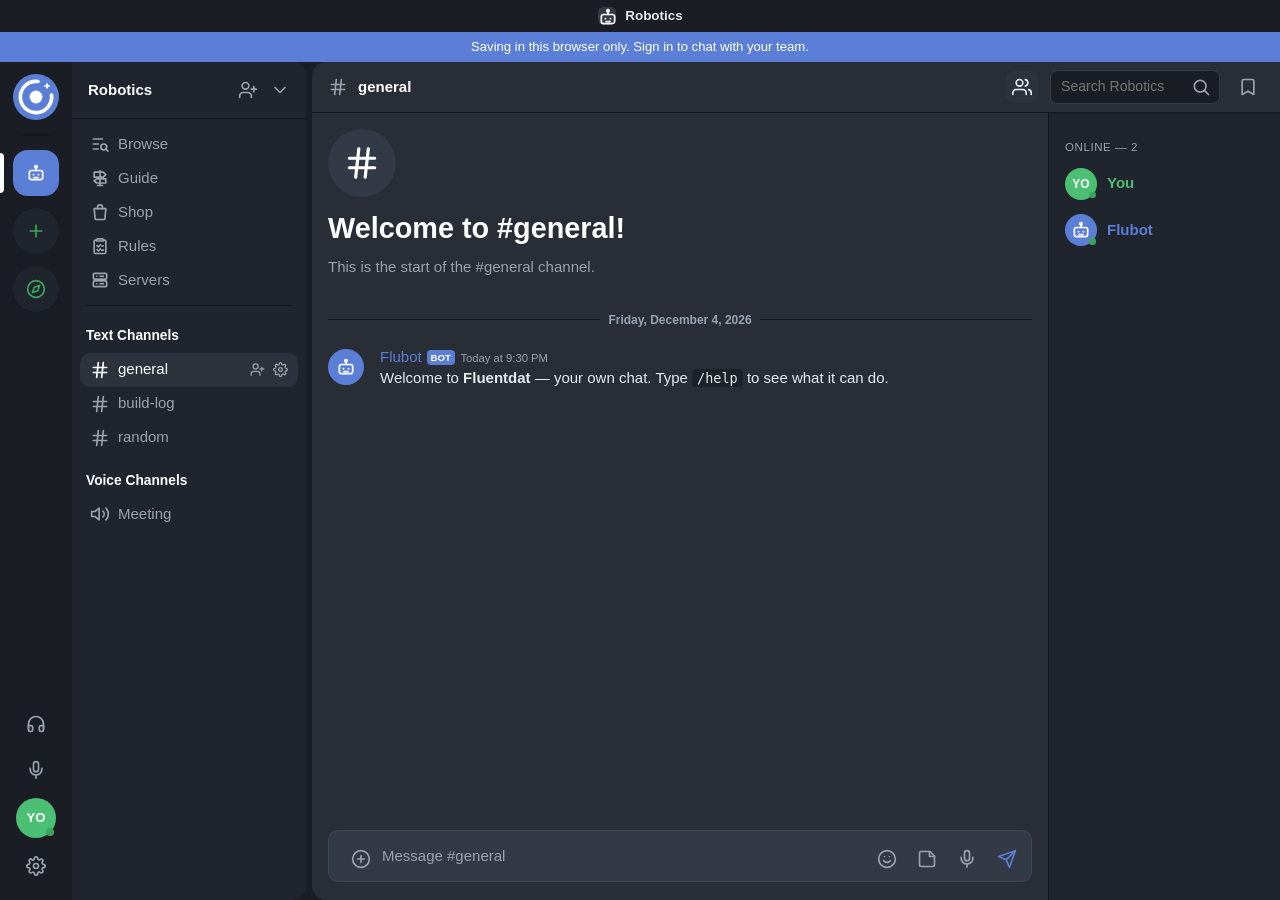
<file: index.html>
<!doctype html>
<html lang="en">
<head>
  <meta charset="utf-8">
  <meta name="viewport" content="width=device-width, initial-scale=1, viewport-fit=cover">
  <title>Fluentdat</title>
  <link rel="icon" href="icons/favicon-32.png" sizes="32x32" type="image/png">
  <link rel="icon" href="icons/logo.svg" type="image/svg+xml">
  <link rel="apple-touch-icon" href="icons/apple-touch-icon.png">
  <meta name="theme-color" content="#1a1d23">
  <meta name="description" content="A chat app I am building, Discord style, on GitHub Pages.">
  <link rel="stylesheet" href="app.css?v=02b9fff7">
</head>
<body>
  <button class="banner" id="banner"></button>
  <header class="titlebar" id="titlebar"></header>
  <div class="app" id="app">
    <div class="rail-col" id="rail-col"><nav class="rail" id="rail"></nav></div>
    <aside class="side">
      <div class="side-head" id="side-head">Robotics</div>
      <div class="side-body" id="side-body"></div>
      <div class="vpanel" id="vpanel" hidden></div>
      <div class="me" id="me-panel"></div>
    </aside>
    <section class="main">
      <header class="top" id="top"></header>
      <div class="dropzone" id="drop" hidden></div>
      <div class="main-body" id="main-body">
        <div class="main-col" id="main-col">
          <div class="call" id="call"></div>
          <div class="content" id="content"></div>
          <div class="composer" id="composer">
            <div class="mention-pop" id="mention-pop" hidden></div>
            <div class="format-bar" id="format-bar" hidden></div>
            <div class="reply-bar" id="reply-bar" hidden></div>
            <div class="attach-tray" id="attach-tray" hidden></div>
            <div class="rec-bar" id="rec-bar" hidden></div>
            <div class="box">
              <textarea id="input" rows="1" placeholder="Message"></textarea>
              <button class="tool" id="sticker-btn" title="Stickers &amp; emoji"></button>
              <button class="tool send" id="send-btn" title="Send"></button>
            </div>
          </div>
        </div>
      </div>
    </section>
    <aside class="members" id="members"></aside>
  </div>
  <div id="ring" hidden></div>
  <script type="importmap">{ "imports": {
    "./anim.js": "./anim.js?v=02b9fff7",
    "./app.js": "./app.js?v=02b9fff7",
    "./backend.js": "./backend.js?v=02b9fff7",
    "./badges.js": "./badges.js?v=02b9fff7",
    "./calls.js": "./calls.js?v=02b9fff7",
    "./color.js": "./color.js?v=02b9fff7",
    "./config.js": "./config.js?v=02b9fff7",
    "./datbux.js": "./datbux.js?v=02b9fff7",
    "./decorations.js": "./decorations.js?v=02b9fff7",
    "./embeds.js": "./embeds.js?v=02b9fff7",
    "./emoji-data.js": "./emoji-data.js?v=02b9fff7",
    "./format.js": "./format.js?v=02b9fff7",
    "./github.js": "./github.js?v=02b9fff7",
    "./logo.js": "./logo.js?v=02b9fff7",
    "./media.js": "./media.js?v=02b9fff7",
    "./namestyle.js": "./namestyle.js?v=02b9fff7",
    "./picker.js": "./picker.js?v=02b9fff7",
    "./plates.js": "./plates.js?v=02b9fff7",
    "./profilekit.js": "./profilekit.js?v=02b9fff7",
    "./shop.js": "./shop.js?v=02b9fff7",
    "./store.js": "./store.js?v=02b9fff7",
    "./supabase.js": "./supabase.js?v=02b9fff7",
    "./tags.js": "./tags.js?v=02b9fff7",
    "./ui.js": "./ui.js?v=02b9fff7"
  } }</script>
  <script type="module" src="app.js?v=02b9fff7"></script>
</body>
</html>
</file>
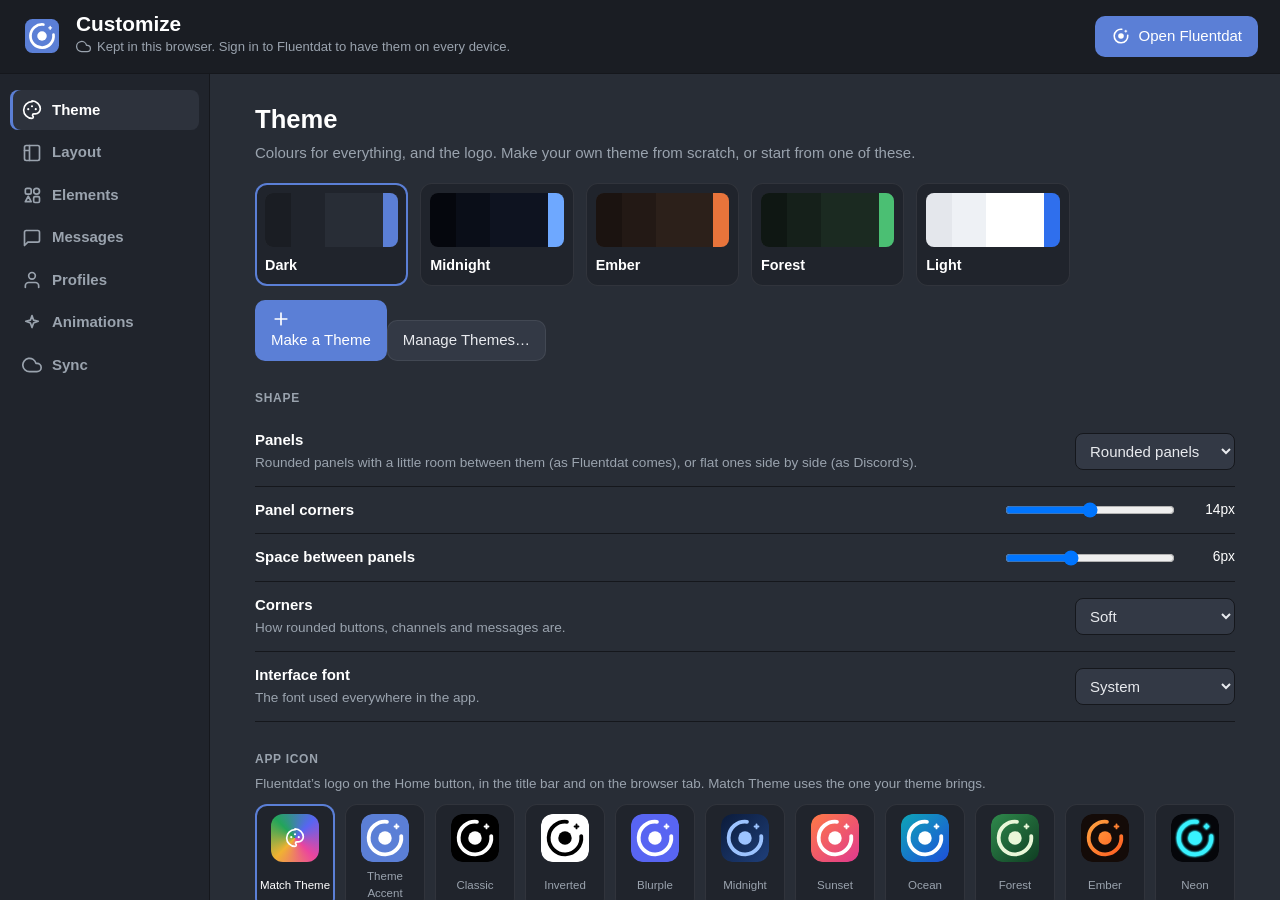
<file: customize.html>
<!doctype html>
<!-- Made by tools/stamp.py from index.html: change that, then run it again. -->
<html lang="en" data-customize="1">
<head>
  <meta charset="utf-8">
  <meta name="viewport" content="width=device-width, initial-scale=1, viewport-fit=cover">
  <title>Fluentdat Customize</title>
  <link rel="icon" href="icons/favicon-32.png" sizes="32x32" type="image/png">
  <link rel="icon" href="icons/logo.svg" type="image/svg+xml">
  <link rel="apple-touch-icon" href="icons/apple-touch-icon.png">
  <meta name="theme-color" content="#1a1d23">
  <meta name="description" content="Make Fluentdat yours: its theme, its layout and every part of it.">
  <link rel="stylesheet" href="app.css?v=02b9fff7">
</head>
<body>
  <button class="banner" id="banner"></button>
  <header class="titlebar" id="titlebar"></header>
  <div class="app" id="app">
    <div class="rail-col" id="rail-col"><nav class="rail" id="rail"></nav></div>
    <aside class="side">
      <div class="side-head" id="side-head">Robotics</div>
      <div class="side-body" id="side-body"></div>
      <div class="vpanel" id="vpanel" hidden></div>
      <div class="me" id="me-panel"></div>
    </aside>
    <section class="main">
      <header class="top" id="top"></header>
      <div class="dropzone" id="drop" hidden></div>
      <div class="main-body" id="main-body">
        <div class="main-col" id="main-col">
          <div class="call" id="call"></div>
          <div class="content" id="content"></div>
          <div class="composer" id="composer">
            <div class="mention-pop" id="mention-pop" hidden></div>
            <div class="format-bar" id="format-bar" hidden></div>
            <div class="reply-bar" id="reply-bar" hidden></div>
            <div class="attach-tray" id="attach-tray" hidden></div>
            <div class="rec-bar" id="rec-bar" hidden></div>
            <div class="box">
              <textarea id="input" rows="1" placeholder="Message"></textarea>
              <button class="tool" id="sticker-btn" title="Stickers &amp; emoji"></button>
              <button class="tool send" id="send-btn" title="Send"></button>
            </div>
          </div>
        </div>
      </div>
    </section>
    <aside class="members" id="members"></aside>
  </div>
  <div id="ring" hidden></div>
  <script type="importmap">{ "imports": {
    "./anim.js": "./anim.js?v=02b9fff7",
    "./app.js": "./app.js?v=02b9fff7",
    "./backend.js": "./backend.js?v=02b9fff7",
    "./badges.js": "./badges.js?v=02b9fff7",
    "./calls.js": "./calls.js?v=02b9fff7",
    "./color.js": "./color.js?v=02b9fff7",
    "./config.js": "./config.js?v=02b9fff7",
    "./datbux.js": "./datbux.js?v=02b9fff7",
    "./decorations.js": "./decorations.js?v=02b9fff7",
    "./embeds.js": "./embeds.js?v=02b9fff7",
    "./emoji-data.js": "./emoji-data.js?v=02b9fff7",
    "./format.js": "./format.js?v=02b9fff7",
    "./github.js": "./github.js?v=02b9fff7",
    "./logo.js": "./logo.js?v=02b9fff7",
    "./media.js": "./media.js?v=02b9fff7",
    "./namestyle.js": "./namestyle.js?v=02b9fff7",
    "./picker.js": "./picker.js?v=02b9fff7",
    "./plates.js": "./plates.js?v=02b9fff7",
    "./profilekit.js": "./profilekit.js?v=02b9fff7",
    "./shop.js": "./shop.js?v=02b9fff7",
    "./store.js": "./store.js?v=02b9fff7",
    "./supabase.js": "./supabase.js?v=02b9fff7",
    "./tags.js": "./tags.js?v=02b9fff7",
    "./ui.js": "./ui.js?v=02b9fff7"
  } }</script>
  <script type="module" src="app.js?v=02b9fff7"></script>
</body>
</html>
</file>
<file: app.css>
/* Fluentdat's look: the whole app, and the Customize site (customize.html). Themes change the colours below. */
:root, :root[data-theme="dark"] {
  --rail: #1a1d23; --side: #20242c; --main: #282d36; --input: #333945; --hover: #2d323c;
  --text: #e8eaee; --muted: #9aa3ae; --bright: #ffffff; --accent: #5b7fd6; --accent-text: #fff; --line: #15171c;
}
:root[data-theme="midnight"] { --rail:#05070d; --side:#0a0e18; --main:#0e1320; --input:#182032; --hover:#141c2e; --text:#d7e0f2; --muted:#7d89a6; --bright:#fff; --accent:#6ea8ff; --accent-text:#05070d; --line:#04060b; }
:root[data-theme="ember"] { --rail:#1b1310; --side:#231915; --main:#2c201a; --input:#3a2a22; --hover:#332419; --text:#f3e6dd; --muted:#b59a89; --bright:#fff; --accent:#e8743b; --accent-text:#1b1310; --line:#140d0a; }
:root[data-theme="forest"] { --rail:#0f1713; --side:#15201a; --main:#1b2a21; --input:#26382c; --hover:#203128; --text:#e3efe6; --muted:#8fab98; --bright:#fff; --accent:#4bbf73; --accent-text:#0f1713; --line:#0a110d; }
/* edges made from the text colour, so menus, popouts and cards stand out on any theme (an all-black one too) */
:root { --edge: color-mix(in srgb, var(--text) 14%, transparent); --edge-soft: color-mix(in srgb, var(--text) 8%, transparent); }
:root[data-theme="light"] { --rail:#e4e7ec; --side:#eef1f5; --main:#fff; --input:#eef1f5; --hover:#e7ebf1; --text:#1b1f24; --muted:#5b6470; --bright:#000; --accent:#2f6fed; --accent-text:#fff; --line:#d3d8df; }

* { box-sizing: border-box; }
html, body { height: 100%; }
body { margin: 0; font: 15px/1.5 -apple-system, BlinkMacSystemFont, "Segoe UI", Roboto, sans-serif; background: var(--main); color: var(--text); display: flex; flex-direction: column; height: 100dvh; overflow: hidden; }
[hidden] { display: none !important; }
button { font: inherit; color: inherit; cursor: pointer; border: none; background: none; }
svg.ic { width: 20px; height: 20px; stroke: currentColor; fill: none; stroke-width: 2; stroke-linecap: round; stroke-linejoin: round; display: block; flex: none; }
.app { flex: 1; min-height: 0; display: grid; grid-template-columns: var(--cols, 72px 240px minmax(0, 1fr) 0px); grid-template-rows: minmax(0, 1fr); transition: grid-template-columns .15s ease; }
:root.resizing .app { transition: none; }

/* server rail */
.rail { background: var(--rail); display: flex; flex-direction: column; align-items: center; gap: var(--rail-gap, 12px); padding: 12px 0; overflow-y: auto; }
.rail::-webkit-scrollbar { width: 0; }
.srv { position: relative; width: var(--srv, 46px); height: var(--srv, 46px); border-radius: 15px; background: var(--side); display: grid; place-items: center; overflow: hidden; color: var(--text); font-weight: 700; transition: border-radius .15s, background .15s, color .15s; }
.srv:hover, .srv.on { border-radius: 14px; background: var(--accent); color: var(--accent-text); }
.srv img { width: 100%; height: 100%; object-fit: cover; }
.srv.add, .srv.home { color: var(--muted); background: var(--side); }
.srv.add:hover { background: var(--hover); color: var(--accent); border-radius: 15px; }
.rail hr { width: 32px; border: none; border-top: 2px solid var(--line); margin: 2px 0; }

/* sidebar */
.side { background: var(--side); display: flex; flex-direction: column; min-width: 0; min-height: 0; overflow: hidden; }
.side-head { padding: 14px 16px; font-weight: 700; color: var(--bright); border-bottom: 1px solid var(--line); display: flex; align-items: center; gap: 8px; cursor: default; min-height: var(--top-h, 51px); }
.side-head .drop { margin-left: auto; color: var(--muted); display: grid; place-items: center; }
.side-head.btn-like { cursor: pointer; }
.side-head.btn-like:hover { background: var(--hover); }
.side-body { flex: 1; overflow-y: auto; padding: 8px; }
.cat { font-size: .72rem; text-transform: uppercase; letter-spacing: .05em; color: var(--muted); padding: 14px 6px 4px; display: flex; align-items: center; gap: 3px; cursor: pointer; user-select: none; }
.cat .caret { transition: transform .12s; display: grid; place-items: center; }
.cat.collapsed .caret { transform: rotate(-90deg); }
.cat .nm { flex: 1; }
.cat .add { color: var(--muted); display: grid; place-items: center; opacity: 0; }
.cat:hover .add { opacity: 1; }
.cat .add:hover { color: var(--text); }
.cat .caret svg.ic, .cat .add svg.ic { width: 13px; height: 13px; }
.chan { width: 100%; min-height: var(--chan-h, 34px); text-align: left; padding: 4px 10px; border-radius: 8px; color: var(--muted); display: flex; align-items: center; gap: 8px; }
.chan:hover { background: var(--hover); color: var(--text); }
.chan.on { background: var(--hover); color: var(--bright); }
.chan .nm { flex: 1; min-width: 0; overflow: hidden; text-overflow: ellipsis; white-space: nowrap; }
.chan .x { opacity: 0; display: grid; place-items: center; }
.chan .x svg.ic { width: 15px; height: 15px; }
.chan:hover .x { opacity: .55; }  .chan .x:hover { opacity: 1; }

/* friends / DM list rows */
.nav-btn { width: 100%; min-height: calc(var(--chan-h, 34px) + 6px); text-align: left; padding: 6px 10px; border-radius: 8px; color: var(--muted); display: flex; align-items: center; gap: 10px; font-weight: 600; }
.nav-btn:hover { background: var(--hover); color: var(--text); }
.nav-btn.on { background: var(--hover); color: var(--bright); }
.dm-row { width: 100%; min-height: calc(var(--chan-h, 34px) + 12px); text-align: left; padding: 5px 8px; border-radius: 8px; color: var(--muted); display: flex; align-items: center; gap: 10px; }
.dm-row:hover { background: var(--hover); color: var(--text); }
.dm-row.on { background: var(--hover); color: var(--bright); }
.dm-row .who { flex: 1; min-width: 0; overflow: hidden; }
.dm-row .nm2 { font-weight: 600; white-space: nowrap; overflow: hidden; text-overflow: ellipsis; }

/* avatars + status */
.avatar { position: relative; width: 36px; height: 36px; border-radius: 50%; display: grid; place-items: center; color: #fff; font-weight: 700; flex: none; font-size: .82rem; overflow: visible; }
.avatar .fill { position: absolute; inset: 0; border-radius: 50%; display: grid; place-items: center; overflow: hidden; }
.avatar img { width: 100%; height: 100%; object-fit: cover; }
.dot { position: absolute; right: -2px; bottom: -2px; width: 13px; height: 13px; border-radius: 50%; border: 3px solid var(--side); }
.me .dot, .pop .dot { border-color: var(--rail); }
.dot.online { background: #3ba55d; } .dot.idle { background: #faa81a; } .dot.dnd { background: #ed4245; } .dot.offline, .dot.invisible { background: #747f8d; }

/* user panel */
.me { display: flex; align-items: center; gap: 10px; min-height: var(--panel-h, 54px); padding: 6px 12px; background: var(--rail); border-top: 1px solid var(--line); }
.me .avatar { cursor: pointer; }
.me .who { flex: 1; min-width: 0; }
.me .nm { font-weight: 600; white-space: nowrap; overflow: hidden; text-overflow: ellipsis; color: var(--bright); }
.me .st { font-size: .76rem; color: var(--muted); white-space: nowrap; overflow: hidden; text-overflow: ellipsis; }
.me .gear { color: var(--muted); padding: 6px; border-radius: 8px; }
.me .gear:hover { color: var(--text); background: var(--hover); }

/* main */
.main { display: flex; flex-direction: column; min-width: 0; min-height: 0; background: var(--main); }
/* (the member list as a card in the chat, Discord's way: the top bar runs across both; otherwise these two boxes don't count) */
.main-body, .main-col { display: contents; }
.app.joined .main-body { display: flex; flex: 1; min-height: 0; order: 1; }
.app.joined .main-col { display: flex; flex-direction: column; flex: 1; min-width: 0; min-height: 0; }
.app.joined #members { flex: none; width: var(--mem-w, 240px); margin: 8px 8px 8px 0; border-radius: 12px; background: var(--side); box-shadow: inset 0 0 0 1px var(--edge-soft);
  transition: width .15s ease, margin .15s ease; }
.app.joined.mem-left #members { margin: 8px 0 8px 8px; }
.app.joined #members.collapsed { width: 0; margin-left: 0; margin-right: 0; box-shadow: none; }
.top { height: var(--top-h, 51px); flex: none; display: flex; align-items: center; gap: 10px; padding: 0 16px; border-bottom: 1px solid var(--line); font-weight: 600; color: var(--bright); }
.top .hash { color: var(--muted); display: grid; place-items: center; }
.top .spacer { flex: 1; }
.top .act { color: var(--muted); padding: 7px; border-radius: 8px; display: grid; place-items: center; }
.top .act:hover, .top .act.on { color: var(--text); background: var(--hover); }
.content { flex: 1; min-height: 0; overflow-y: auto; }
.msgs { padding: 16px; display: flex; flex-direction: column; gap: 2px; min-height: 100%; }
.day { text-align: center; color: var(--muted); font-size: .78rem; margin: 10px 0; }
.msg { display: flex; gap: 12px; padding: 4px 8px; border-radius: 8px; }
.msg:hover { background: var(--hover); }
.msg.cont { padding-top: 0; padding-bottom: 0; }
.msg.cont .avatar { visibility: hidden; height: 0; }
.msg .avatar { cursor: pointer; margin-top: 2px; }
.msg .body { min-width: 0; }
.msg .meta { display: flex; align-items: baseline; gap: 8px; }
.msg .nm { font-weight: 600; color: var(--who, var(--bright)); cursor: pointer; }
:root[data-namehover="underline"] .msg .nm:hover { text-decoration: underline; }
.msg .tag { font-size: .6rem; background: var(--accent); color: var(--accent-text); border-radius: 4px; padding: 1px 4px; text-transform: uppercase; font-weight: 700; }
.msg .when { font-size: .7rem; color: var(--muted); }
.msg .text { white-space: pre-wrap; word-wrap: break-word; }
.msg .text code { background: #0004; padding: 1px 5px; border-radius: 4px; font-family: ui-monospace, Menlo, monospace; font-size: .9em; }
.msg .text.action { font-style: italic; color: var(--muted); }
.msg .sticker { font-size: 3.4rem; line-height: 1.1; margin-top: 2px; }
.msg .sticker img { max-width: 150px; max-height: 150px; border-radius: 12px; display: block; }

/* composer */
.composer { flex: none; padding: 6px 16px 18px; }
.box { background: var(--input); box-shadow: inset 0 0 0 1px var(--edge-soft); border-radius: 12px; display: flex; align-items: flex-end; padding: 4px 6px 4px 14px; gap: 2px; }
.box textarea { flex: 1; background: none; border: none; color: var(--text); resize: none; font: inherit; padding: 11px 0; max-height: 40dvh; outline: none; min-height: calc(var(--composer-h, 44px) - 8px); }
.box textarea::placeholder { color: var(--muted); }
.box .tool { padding: 9px; color: var(--muted); border-radius: 9px; display: grid; place-items: center; }
.box .tool:hover { color: var(--text); background: var(--hover); }
.box .tool.send { color: var(--accent); }
.box .tool.send:hover { color: var(--accent-text); background: var(--accent); }

/* member list */
.members { background: var(--side); overflow-y: auto; padding: 14px 8px; }
.mem-cat { font-size: .72rem; text-transform: uppercase; letter-spacing: .05em; color: var(--muted); padding: 12px 8px 4px; }
.mem { display: flex; align-items: center; gap: 10px; padding: 6px 8px; border-radius: 8px; cursor: pointer; width: 100%; }
.mem:hover { background: var(--hover); }
.mem .avatar { font-size: .75rem; }
.mem .nm { font-weight: 600; color: var(--who, var(--text)); white-space: nowrap; overflow: hidden; text-overflow: ellipsis; }
.mem.off { opacity: .45; }

/* friends page */
.friends { padding: 0; }
.ftabs { display: flex; gap: 6px; align-items: center; padding: 12px 16px; border-bottom: 1px solid var(--line); flex-wrap: wrap; }
.ftab { padding: 6px 12px; border-radius: 8px; color: var(--muted); font-weight: 600; }
.ftab:hover { background: var(--hover); color: var(--text); }
.ftab.on { background: var(--hover); color: var(--bright); }
.ftab.add { background: var(--accent); color: var(--accent-text); }
.fbody { padding: 16px; }
.fbody h4 { color: var(--muted); font-size: .76rem; text-transform: uppercase; letter-spacing: .05em; margin: 0 0 8px; }
.frow { display: flex; align-items: center; gap: 12px; padding: 10px 8px; border-top: 1px solid var(--line); }
.frow .nm { font-weight: 600; color: var(--bright); }
.frow .st2 { color: var(--muted); font-size: .82rem; }
.frow .acts { margin-left: auto; display: flex; gap: 8px; }
.frow .acts button { width: 38px; height: 38px; border-radius: 50%; background: var(--input); color: var(--text); display: grid; place-items: center; }
.frow .acts button:hover { background: var(--hover); color: var(--accent); }
.add-form { display: flex; gap: 10px; margin-top: 10px; }
.add-form input { flex: 1; background: var(--input); border: 1px solid var(--line); border-radius: 9px; padding: 11px 14px; color: var(--text); font: inherit; }
.empty-note { color: var(--muted); text-align: center; padding: 40px 16px; }

/* sticker picker */

/* dialogs */
.scrim { position: fixed; inset: 0; background: #0008; display: grid; place-items: center; z-index: 60; padding: 20px; }
.dialog { background: var(--side); border: 1px solid var(--edge); border-radius: 16px; padding: 24px; width: 100%; max-width: 460px; max-height: 88dvh; overflow-y: auto; }
.dialog.wide { max-width: 640px; }
.dialog h3 { margin: 0 0 16px; color: var(--bright); }
.field { margin-bottom: 14px; } .field label { display: block; font-size: .78rem; text-transform: uppercase; letter-spacing: .05em; color: var(--muted); margin-bottom: 6px; }
.field input, .field textarea { width: 100%; background: var(--input); border: 1px solid var(--line); border-radius: 9px; padding: 10px 12px; color: var(--text); font: inherit; }
.field textarea { resize: vertical; min-height: 54px; } .field textarea.code { font-family: ui-monospace, Menlo, monospace; font-size: .86rem; min-height: 120px; }
.avatar-edit { display: flex; align-items: center; gap: 14px; } .avatar-edit .avatar { width: 64px; height: 64px; font-size: 1.3rem; }
.swatches, .themes { display: flex; gap: 8px; flex-wrap: wrap; }
.swatches button { width: 32px; height: 32px; border-radius: 50%; border: 2px solid transparent; } .swatches button.on { border-color: var(--bright); }
.themes button { padding: 8px 12px; border-radius: 9px; background: var(--input); border: 1px solid var(--line); display: flex; align-items: center; gap: 8px; } .themes button.on { border-color: var(--accent); color: var(--bright); }
.swatch-dot { width: 16px; height: 16px; border-radius: 50%; border: 1px solid #0003; }
.dialog .row { display: flex; gap: 10px; justify-content: flex-end; margin-top: 20px; flex-wrap: wrap; }
.btn { padding: 9px 16px; border-radius: 9px; background: var(--input); } .btn:hover { background: var(--hover); }
.btn:not(.primary):not(.red):not(.green):not(.ghost) { box-shadow: inset 0 0 0 1px var(--edge-soft); }
.btn.primary { background: var(--accent); color: var(--accent-text); } .btn.ghost { color: var(--muted); } .btn.danger { color: #e5534b; }
.vars-grid { display: grid; grid-template-columns: repeat(auto-fill, minmax(150px, 1fr)); gap: 10px; }
.var-row { display: flex; align-items: center; gap: 8px; font-size: .82rem; } .var-row input[type=color] { width: 34px; height: 30px; padding: 0; border: none; background: none; border-radius: 6px; }
.var-row label { color: var(--muted); text-transform: none; letter-spacing: 0; margin: 0; }

/* profile card / account popout */
.pop { position: fixed; z-index: 40; width: 300px; background: var(--rail); border: 1px solid var(--edge); border-radius: 14px; overflow: hidden; box-shadow: 0 18px 50px #0009; }
.pop .banner-c { height: 60px; }
.pop .inner { padding: 0 16px 16px; margin-top: -30px; }
.pop .p-av .avatar { width: 74px; height: 74px; font-size: 1.5rem; }
.pop .p-av .avatar .fill { border: 5px solid var(--rail); }
.pop .pn { font-weight: 800; color: var(--bright); font-size: 1.2rem; margin-top: 10px; display: flex; align-items: center; gap: 6px; }
.pop .pr { color: var(--muted); font-size: .82rem; }
.pop .ab { margin-top: 10px; font-size: .88rem; white-space: pre-wrap; }
.pop .card { background: var(--side); border-radius: 10px; margin-top: 12px; overflow: hidden; box-shadow: inset 0 0 0 1px var(--edge-soft); }
.pop .card button { width: 100%; text-align: left; padding: 11px 14px; display: flex; align-items: center; gap: 10px; color: var(--text); }
.pop .card button:hover { background: var(--hover); }
.pop .card button svg.ic { width: 18px; height: 18px; color: var(--muted); }
.pop .card button .chev { margin-left: auto; color: var(--muted); }
.pop .card hr { border: none; border-top: 1px solid var(--line); margin: 0; }

.banner { display: flex; align-items: center; justify-content: center; min-height: var(--status-h, 30px); width: 100%; border: none; cursor: pointer; background: var(--accent); color: var(--accent-text); text-align: center; font-size: .82rem; padding: 2px 12px; flex: none; } .banner a { color: inherit; font-weight: 700; }

/* ---- settings (user + server) ---- */
.sx-backdrop { position: fixed; inset: 0; z-index: 45; background: rgba(0, 0, 0, .55); display: grid; place-items: center; padding: 24px; animation: sx-fade .15s ease; }
.sx { position: relative; width: min(1040px, max(74vw, 680px), 100%); height: min(780px, 88vh); background: var(--main); display: grid; grid-template-columns: 250px 1fr;
  border-radius: 14px; overflow: hidden; border: 1px solid var(--edge); box-shadow: 0 24px 80px rgba(0, 0, 0, .55); animation: sx-pop .18s ease; }
@keyframes sx-fade { from { opacity: 0; } }
@keyframes sx-pop { from { opacity: 0; transform: translateY(8px) scale(.98); } }
.sx-nav { background: var(--side); overflow-y: auto; padding: 18px 12px 20px; }
.sx-nav h4 { font-size: .7rem; text-transform: uppercase; letter-spacing: .06em; color: var(--muted); margin: 16px 10px 6px; }
.sx-nav button { width: 100%; text-align: left; padding: 8px 10px; border-radius: 8px; color: var(--muted); display: flex; align-items: center; gap: 9px; margin-bottom: 2px; }
.sx-nav button:hover { background: var(--hover); color: var(--text); }
.sx-nav button.on { background: var(--hover); color: var(--bright); font-weight: 600; }
.sx-nav button.danger { color: #e5534b; }
.sx-nav hr { border: none; border-top: 1px solid var(--line); margin: 10px 6px; }
.sx-me { display: flex; align-items: center; gap: 10px; padding: 4px 8px 14px; margin-bottom: 10px; border-bottom: 1px solid var(--line); }
.sx-me .who { min-width: 0; }
.sx-me b { display: block; color: var(--bright); white-space: nowrap; overflow: hidden; text-overflow: ellipsis; }
.sx-me .sx-edit { color: var(--muted); font-size: .8rem; cursor: pointer; display: inline-flex; align-items: center; gap: 4px; }
.sx-me .sx-edit:hover { color: var(--text); text-decoration: underline; }
.sx-body { overflow-y: auto; padding: 26px 64px 50px 34px; }
.sx-inner { max-width: 720px; }
.sx-body h2 { margin: 0 0 4px; color: var(--bright); font-size: 1.35rem; }
.sx-body .sub { color: var(--muted); margin: 0 0 24px; }
.sx-body h3 { font-size: .75rem; text-transform: uppercase; letter-spacing: .06em; color: var(--muted); margin: 28px 0 10px; }
.sx-close { position: absolute; top: 14px; right: 16px; z-index: 2; width: 34px; height: 34px; border-radius: 50%; border: 2px solid var(--muted); color: var(--muted); display: grid; place-items: center; background: var(--main); }
.sx-close:hover { background: var(--hover); color: var(--text); border-color: var(--text); }
.row2 { display: flex; align-items: center; gap: 14px; padding: 12px 0; border-bottom: 1px solid var(--line); }
.row2 .lbl { flex: 1; min-width: 0; }
.row2 .lbl b { display: block; color: var(--bright); font-weight: 600; }
.row2 .lbl span { color: var(--muted); font-size: .85rem; }
.row2 select, .row2 input[type=text], .row2 input[type=password] { background: var(--input); border: 1px solid var(--line); border-radius: 8px; padding: 8px 10px; color: var(--text); font: inherit; min-width: 160px; }
.row2 input[type=range] { width: 180px; }
.sw { width: 44px; height: 25px; border-radius: 13px; background: var(--input); position: relative; flex: none; transition: background .15s; }
.sw::after { content: ''; position: absolute; top: 3px; left: 3px; width: 19px; height: 19px; border-radius: 50%; background: #fff; transition: transform .15s; }
.sw.on { background: var(--accent); } .sw.on::after { transform: translateX(19px); }
.chip { display: inline-flex; align-items: center; gap: 6px; padding: 4px 10px; border-radius: 20px; font-size: .8rem; background: var(--input); color: var(--muted); }
.chip.good { background: #3ba55d22; color: #3ba55d; } .chip.bad { background: #ed424522; color: #ed4245; }
.sx-list { border: 1px solid var(--edge-soft); border-radius: 10px; overflow: hidden; }
.sx-list .it { display: flex; align-items: center; gap: 10px; padding: 10px 12px; border-bottom: 1px solid var(--line); }
.sx-list .it:last-child { border-bottom: none; }
.sx-list .it .nm3 { flex: 1; min-width: 0; overflow: hidden; text-overflow: ellipsis; white-space: nowrap; }
.sx-list .it button { color: var(--muted); padding: 5px; border-radius: 6px; display: grid; place-items: center; }
.sx-list .it button:hover { color: var(--text); background: var(--hover); }
.sx-list .it button.del:hover { color: #e5534b; }
.note-box { background: var(--input); border-radius: 10px; padding: 14px 16px; color: var(--muted); font-size: .88rem; line-height: 1.6; }
.note-box b, .note-box code { color: var(--text); }
.note-box code { background: #0003; padding: 1px 5px; border-radius: 4px; font-family: ui-monospace, Menlo, monospace; }
.note-box ol { margin: 8px 0 0; padding-left: 20px; } .note-box li { margin: 4px 0; }

/* ---- signing in (Discord, GitHub, email) ---- */
.dialog.sg { max-width: 420px; }
.sg-logo { display: block; width: 58px; height: 58px; margin: 2px auto 14px; border-radius: 15px; box-shadow: 0 6px 18px #0006; }
.dialog.sg .sg-logo + h3 { text-align: center; } .dialog.sg .sg-logo ~ .sg-sub { text-align: center; }
.about-head { display: flex; align-items: center; gap: 16px; } .about-head img { width: 64px; height: 64px; border-radius: 16px; flex: none; }
.about-head .sub { margin-bottom: 0; }
.sg .sg-sub { color: var(--muted); margin: -8px 0 18px; font-size: .9rem; }
.sg-btns { display: grid; gap: 10px; }
.sg-btn { display: flex; align-items: center; justify-content: center; gap: 10px; width: 100%; padding: 12px 16px; border-radius: 10px; font-weight: 600; font-size: .95rem; transition: filter .15s; }
.sg-btn:hover { filter: brightness(1.1); } .sg-btn:disabled { opacity: .7; cursor: default; }
.sg-btn.discord { background: #5865f2; color: #fff; }
.sg-btn.github { background: #24292f; color: #fff; border: 1px solid #ffffff1f; }
svg.brand { display: block; flex: none; }
.sg-or { display: flex; align-items: center; gap: 12px; color: var(--muted); font-size: .8rem; margin: 18px 0 12px; }
.sg-or::before, .sg-or::after { content: ''; flex: 1; border-top: 1px solid var(--line); }
.sg-row { display: flex; gap: 8px; }
.sg-row input { flex: 1; min-width: 0; background: var(--input); border: 1px solid var(--line); border-radius: 9px; padding: 10px 12px; color: var(--text); font: inherit; }
.sg-row .btn { flex: none; }
@media (max-width: 420px) { .sg-row { flex-wrap: wrap; } .sg-row input { flex-basis: 100%; } .sg-row .btn { flex: 1; } }
.sg-msg { color: #e5534b; font-size: .85rem; min-height: 1.2em; margin-top: 8px; }
.sg-mail { display: flex; gap: 12px; align-items: flex-start; background: var(--input); border-radius: 10px; padding: 14px; color: var(--text); line-height: 1.5; }
.sg-mail svg.ic { color: var(--accent); margin-top: 2px; }
.dialog .row .btn.ghost { display: inline-flex; align-items: center; gap: 6px; } .dialog .row .btn.ghost svg.ic { width: 16px; height: 16px; }

/* ---- roles, invites ---- */
.role-mark { display: inline-flex; vertical-align: -2px; margin-left: 5px; color: var(--muted); } .role-mark svg.ic { width: 13px; height: 13px; }
.chip.role.owner { background: #d6b23b22; color: #d6b23b; } .chip.role.admin { background: #5b7fd622; color: #7f9cf0; }
.sx-list .it .who2 { flex: 1; min-width: 0; }
.who2 .n { color: var(--bright); font-weight: 600; white-space: nowrap; overflow: hidden; text-overflow: ellipsis; }
.who2 .h { display: flex; align-items: center; gap: 6px; margin-top: 3px; color: var(--muted); font-size: .8rem; white-space: nowrap; overflow: hidden; text-overflow: ellipsis; }
.who2 .chip { padding: 1px 8px; font-size: .72rem; }
.sx-list .it .btn { padding: 6px 12px; color: var(--text); background: var(--input); display: inline-flex; font-size: .85rem; border-radius: 8px; }
.sx-list .it .btn:hover { background: var(--hover); }
.invite-box { display: flex; gap: 8px; margin-top: 16px; }
.invite-box input { flex: 1; min-width: 0; background: var(--input); border: 1px solid var(--accent); border-radius: 9px; padding: 10px 12px; color: var(--bright); font: inherit; font-family: ui-monospace, Menlo, monospace; font-size: .86rem; }
.invite-note { color: var(--muted); font-size: .84rem; margin-top: 8px; }
.pop .card button.danger, .pop .card button.danger svg.ic { color: #e5534b; }

/* ---- layout you can change (Settings → Layout). Every switch below really moves something. ---- */
:root { --rail-w: 72px; --side-w: 240px; --members-w: 232px; --avatar: 36px; --mem-av: 32px; --r: 10px; --msg-max: none; }
.members { width: auto; }
.msgs { max-width: var(--msg-max); }
.avatar { width: var(--avatar); height: var(--avatar); }
.mem .avatar { width: var(--mem-av); height: var(--mem-av); }
.top .act svg.ic { width: var(--ic-top, 20px); height: var(--ic-top, 20px); }
.box .tool svg.ic { width: var(--ic-composer, 20px); height: var(--ic-composer, 20px); }
.me .pbtn svg.ic { width: var(--ic-panel, 20px); height: var(--ic-panel, 20px); }

:root[data-rail="off"] .rail-col { display: none; }
:root[data-iconshape="round"] .srv, :root[data-iconshape="round"] .srv:hover, :root[data-iconshape="round"] .srv.on { border-radius: 50%; }
:root[data-iconshape="square"] .srv, :root[data-iconshape="square"] .srv:hover, :root[data-iconshape="square"] .srv.on { border-radius: 8px; }
:root[data-avatarshape="square"] .avatar, :root[data-avatarshape="square"] .avatar .fill { border-radius: 28%; }
:root[data-avatarshape="squircle"] .avatar, :root[data-avatarshape="squircle"] .avatar .fill { border-radius: 36%; }

:root[data-chanicons="off"] .chan > svg.ic { display: none; }
:root[data-cats="off"] .cat { display: none; }
:root[data-userpanel="off"] .me { display: none; }
:root[data-sidehead="off"] .side-head { display: none; }

:root[data-topbar="off"] .top { display: none; }
:root[data-callbtns="off"] #top .act[title="Join voice"], :root[data-callbtns="off"] #top .act[title="Start video"] { display: none; }
:root[data-avatars="off"] .msg .avatar { display: none; }
:root[data-avatars="off"] .msg { gap: 0; }
:root[data-timestamps="off"] .msg .when { display: none; }
:root[data-dividers="off"] .day { display: none; }
:root[data-banner="off"] .banner { display: none; }
:root:not([data-livebanner="on"]) .banner.calm { display: none; }      /* (all's well: only when asked for) */
:root[data-composer-sticker="off"] #sticker-btn { display: none; }
:root[data-composer-send="off"] #send-btn { display: none; }
:root[data-hover="off"] .msg:hover { background: none; }

:root[data-radius="sharp"] { --r: 2px; } :root[data-radius="round"] { --r: 18px; }
:root[data-radius] .chan, :root[data-radius] .dm-row, :root[data-radius] .nav-btn, :root[data-radius] .btn, :root[data-radius] .box, :root[data-radius] .msg, :root[data-radius] .mem { border-radius: var(--r); }
:root[data-uifont="serif"] body { font-family: "New York", Georgia, serif; }
:root[data-uifont="mono"] body { font-family: ui-monospace, Menlo, "SF Mono", monospace; }
:root[data-uifont="rounded"] body { font-family: ui-rounded, "SF Pro Rounded", "Nunito", -apple-system, sans-serif; }

/* preferences that actually change things */
:root[data-density="compact"] .msg { padding-top: 1px; padding-bottom: 1px; }
:root[data-density="compact"] .msg .avatar { width: 26px; height: 26px; font-size: .68rem; }
:root[data-density="compact"] .msgs { gap: 0; }
:root[data-motion="off"] *, :root[data-motion="off"] *::before, :root[data-motion="off"] *::after { transition: none !important; animation: none !important; }
:root[data-contrast="high"] { --muted: var(--text); }
:root[data-contrast="high"] .chan, :root[data-contrast="high"] .dm-row { border: 1px solid var(--line); }

/* ---- windows, buttons, menus ---- */
.btn.red { background: #da373c; color: #fff; } .btn.red:hover { background: #a12828; } .btn:disabled { opacity: .55; cursor: default; }
.btn.small { padding: 6px 12px; font-size: .86rem; display: inline-flex; align-items: center; gap: 6px; }
.btn.wide { width: 100%; display: flex; align-items: center; justify-content: center; gap: 8px; margin-top: 8px; }
.btn.ghost.danger { color: #e5534b; }
.btn-row { display: flex; gap: 8px; flex-wrap: wrap; align-items: center; }
.dlg-sub { color: var(--muted); margin: -8px 0 16px; font-size: .9rem; }
.dlg-text { margin: 0 0 6px; line-height: 1.5; }
.dialog .center, .dialog.center-title h3 { text-align: center; } .dialog p.center { text-align: center; }
.center-row { display: flex; justify-content: center; margin: 4px 0 18px; }
.with-prefix { display: flex; align-items: center; background: var(--input); border: 1px solid var(--line); border-radius: 9px; padding-left: 10px; color: var(--muted); }
.with-prefix > span { display: grid; place-items: center; }
.with-prefix input { border: none !important; background: none !important; flex: 1; min-width: 0; }
.hint { color: var(--muted); font-size: .84rem; margin: -4px 0 10px; } .muted { color: var(--muted); }
textarea.area, input.wide-in { width: 100%; background: var(--input); border: 1px solid var(--line); border-radius: 9px; padding: 10px 12px; color: var(--text); font: inherit; }
textarea.area { min-height: 84px; resize: vertical; }
.dialog .field select { width: 100%; background: var(--input); border: 1px solid var(--line); border-radius: 9px; padding: 9px 10px; color: var(--text); font: inherit; }
.dialog textarea { width: 100%; background: var(--input); border: 1px solid var(--line); border-radius: 9px; padding: 10px 12px; color: var(--text); font: inherit; min-height: 70px; resize: vertical; }
.ctx { position: fixed; z-index: 80; min-width: 200px; max-width: 280px; background: var(--rail); border: 1px solid var(--edge); border-radius: 10px; padding: 6px; box-shadow: 0 12px 34px #0009; }
.ctx button { width: 100%; display: flex; align-items: center; gap: 10px; padding: 8px 10px; border-radius: 6px; color: var(--text); text-align: left; font-size: .92rem; }
.ctx button:hover:not(:disabled) { background: var(--accent); color: var(--accent-text); }
.ctx button.danger { color: #f0605d; } .ctx button.danger:hover { background: #da373c; color: #fff; }
.ctx button:disabled { opacity: .5; cursor: default; }
.ctx .lbl { flex: 1; min-width: 0; } .ctx .lbl small { display: block; color: var(--muted); font-size: .76rem; }
.ctx button:hover .lbl small { color: inherit; opacity: .8; }
.ctx svg.ic { width: 16px; height: 16px; opacity: .85; }
.ctx hr { border: none; border-top: 1px solid var(--edge-soft); margin: 4px 6px; }
.ctx .dotc { width: 12px; height: 12px; border-radius: 50%; flex: none; }
.ctx .tick { width: 18px; height: 18px; border-radius: 5px; border: 2px solid var(--muted); display: grid; place-items: center; flex: none; }
.ctx .tick.on { background: var(--accent); border-color: var(--accent); color: var(--accent-text); } .ctx .tick svg.ic { width: 12px; height: 12px; }

/* ---- server rail extras, the banner header, channel hover buttons, DMs ---- */
.srv.discover { color: #3ba55d; } .srv.discover:hover, .srv.discover.on { background: #3ba55d; color: #fff; border-radius: 15px; }
.srv.add { color: #3ba55d; } .srv.add:hover { background: #3ba55d; color: #fff; }
.rail hr.after { display: none; }
.side-head .sh-row { display: flex; align-items: center; gap: 8px; width: 100%; min-width: 0; }
.side-head .sh-name { flex: 1; min-width: 0; overflow: hidden; text-overflow: ellipsis; white-space: nowrap; }
.side-head .sh-btn { color: var(--muted); padding: 4px; border-radius: 6px; display: grid; place-items: center; }
.side-head .sh-btn:hover { color: var(--text); background: #0003; }
.side-head .drop { margin-left: 0; }
.side-head.has-banner { position: relative; height: var(--banner-h, 136px); align-items: flex-start; padding: 12px 14px; background: var(--banner); border-bottom: none; isolation: isolate; }
.side-head.has-banner::before { content: ''; position: absolute; inset: 0; z-index: -1; background: linear-gradient(to bottom, #000a, #0000 55%); }
.side-head.has-banner .sh-name, .side-head.has-banner .drop, .side-head.has-banner .sh-btn { color: #fff; text-shadow: 0 1px 3px #000c; }
.side-head.has-banner.btn-like:hover { background: var(--banner); filter: brightness(1.06); }
.chan .ci { margin-left: 2px; }
.find-dm { width: 100%; text-align: left; background: var(--rail); color: var(--muted); border-radius: 7px; padding: 6px 10px; font-size: .86rem; font-weight: 500; }
.find-dm:hover { color: var(--text); }
.dm-cat .add { opacity: 1; }
.dm-row .sub2 { font-size: .74rem; color: var(--muted); white-space: nowrap; overflow: hidden; text-overflow: ellipsis; }

/* nameplates: a picture or gradient behind a row, faded so names stay readable */
.plated { position: relative; isolation: isolate; overflow: hidden; }
.plated::before { content: ''; position: absolute; inset: 0; z-index: -2; background: var(--plate); opacity: .7; }
.plated::after { content: ''; position: absolute; inset: 0; z-index: -1; background: linear-gradient(90deg, var(--side) 0%, #0000 75%); opacity: .7; }
.me.plated::after { background: linear-gradient(90deg, var(--rail) 10%, #0000 85%); }

/* user panel buttons */
.me .pbtn { color: var(--muted); padding: 6px; border-radius: 8px; display: grid; place-items: center; }
.me .pbtn:hover { color: var(--text); background: var(--hover); }
.me .pbtn.on { color: #f0605d; }
.me .who { cursor: pointer; }

/* top bar extras */
.top .ttl { white-space: nowrap; overflow: hidden; text-overflow: ellipsis; min-width: 0; }
.top .act { display: inline-flex; align-items: center; gap: 6px; }
.top .act .lbl { font-size: .82rem; font-weight: 500; }
.top-search { width: 200px; max-width: 40vw; background: var(--rail); border: 1px solid var(--line); border-radius: 7px; padding: 5px 10px; color: var(--text); font: inherit; font-size: .88rem; }

/* messages: the start of a conversation, search, pictures */
.start { padding: 24px 8px 10px; }
.start h2 { margin: 10px 0 2px; color: var(--bright); font-size: 1.8rem; }
.start p { color: var(--muted); margin: 6px 0 0; }
.start-ic { width: 68px; height: 68px; border-radius: 50%; background: var(--input); display: grid; place-items: center; color: var(--bright); }
.start-ic svg.ic { width: 38px; height: 38px; }
.start-handle { color: var(--text); font-size: 1.1rem; }
.start-acts { display: flex; align-items: center; gap: 12px; margin-top: 12px; }
.search-note { color: var(--muted); font-size: .82rem; padding: 6px 8px 10px; border-bottom: 1px solid var(--line); margin-bottom: 6px; }
.msg .sticker.photo img { max-width: min(420px, 100%); max-height: 360px; width: auto; height: auto; border-radius: 10px; }

/* member list rows */
.mem .who { min-width: 0; flex: 1; text-align: left; }
.mem-sub { font-size: .74rem; color: var(--muted); white-space: nowrap; overflow: hidden; text-overflow: ellipsis; }

/* the profile beside a DM */
.psec h4 { margin: 0 0 6px; font-size: .72rem; text-transform: uppercase; letter-spacing: .05em; color: var(--muted); }

/* the profile card */
.pop.prof .inner { padding-bottom: 14px; }
.pop .banner-c { height: 90px; }
.pop .inner { margin-top: -36px; }
.psec { margin-top: 12px; font-size: .88rem; }
.role-chips { display: flex; flex-wrap: wrap; gap: 6px; }
.rchip { display: inline-flex; align-items: center; gap: 5px; background: var(--side); border-radius: 6px; padding: 2px 8px; font-size: .78rem; color: var(--text); }
.rchip i { width: 10px; height: 10px; border-radius: 50%; display: inline-block; }
.rchip.add { padding: 3px 6px; color: var(--muted); } .rchip.add:hover { color: var(--text); }
.pmsg { margin-top: 14px; } .pmsg input { width: 100%; background: var(--side); border: 1px solid var(--edge-soft); border-radius: 8px; padding: 9px 11px; color: var(--text); font: inherit; font-size: .9rem; }
.pacts { display: flex; gap: 8px; margin-top: 8px; } .pacts .btn { background: var(--side); box-shadow: inset 0 0 0 1px var(--edge-soft); }
.pacts .btn.p-more.on { background: var(--hover); color: var(--bright); box-shadow: inset 0 0 0 1px var(--edge); }


/* create a server */
.dialog.create { max-width: 440px; }
.tpl-list { display: grid; gap: 8px; max-height: 46dvh; overflow-y: auto; }
.tpl { display: flex; align-items: center; gap: 12px; padding: 10px 14px; border: 1px solid var(--line); border-radius: 10px; background: var(--main); text-align: left; font-weight: 600; color: var(--bright); }
.tpl:hover { background: var(--hover); }
.tpl-ic { width: 40px; height: 40px; border-radius: 50%; background: var(--input); display: grid; place-items: center; color: var(--accent); flex: none; }
.tpl-nm { flex: 1; }
.tpl-head { font-size: .72rem; text-transform: uppercase; letter-spacing: .05em; color: var(--muted); font-weight: 700; margin: 8px 0 0; }
.create-foot { margin: 18px -24px -24px; padding: 16px 24px 20px; background: var(--rail); text-align: center; border-radius: 0 0 16px 16px; }
.create-foot h4 { margin: 0 0 4px; color: var(--bright); }
.up-circle { width: 84px; height: 84px; border-radius: 50%; border: 2px dashed var(--muted); color: var(--muted); display: grid; place-items: center; align-content: center; gap: 2px; font-size: .68rem; font-weight: 800; text-transform: uppercase; overflow: hidden; }
.up-circle:hover { color: var(--text); border-color: var(--text); }
.up-circle img { width: 100%; height: 100%; object-fit: cover; }
.kinds { display: grid; gap: 8px; }
.kind { display: flex; align-items: center; gap: 12px; padding: 10px 12px; border-radius: 9px; background: var(--input); text-align: left; color: var(--muted); }
.kind b { display: block; color: var(--bright); } .kind small { color: var(--muted); }
.kind > div { flex: 1; }
.kind .radio { width: 20px; height: 20px; border-radius: 50%; border: 2px solid var(--muted); flex: none; }
.kind.on { background: var(--hover); } .kind.on .radio { border: 6px solid var(--accent); }
.pick-q { width: 100%; background: var(--input); border: 1px solid var(--line); border-radius: 9px; padding: 10px 12px; color: var(--text); font: inherit; margin-bottom: 10px; }
.pick-list { display: grid; gap: 2px; max-height: 44dvh; overflow-y: auto; }
.pick { display: flex; align-items: center; gap: 10px; padding: 7px 8px; border-radius: 8px; text-align: left; }
.pick:hover { background: var(--hover); }
.pick .nm3 { flex: 1; font-weight: 600; color: var(--bright); }

/* Discover */
.disc { padding: 16px 20px 40px; }
.disc-hero { border-radius: 14px; padding: 46px 32px; background: linear-gradient(135deg, #1e2a78, #5b3ec8 60%, #1b8fbf); color: #fff; margin-bottom: 22px; }
.disc-hero h1 { margin: 0; font-size: clamp(1.4rem, 3.4vw, 2.3rem); font-weight: 900; letter-spacing: .01em; text-transform: uppercase; }
.disc-hero p { margin: 8px 0 18px; opacity: .85; }
.disc-search { display: flex; align-items: center; gap: 8px; background: #fff; color: #333; border-radius: 9px; padding: 0 12px; max-width: 520px; }
.disc-search input { flex: 1; border: none; outline: none; background: none; padding: 11px 0; font: inherit; color: #111; }
.disc-title { color: var(--bright); margin: 0 0 12px; }
.disc-grid { display: grid; grid-template-columns: repeat(auto-fill, minmax(240px, 1fr)); gap: 16px; }
.disc-grid > .empty-note { grid-column: 1 / -1; }
.dc { position: relative; background: var(--side); border-radius: 12px; overflow: hidden; display: flex; flex-direction: column; border: 1px solid var(--line); }
.dc:hover { box-shadow: 0 8px 26px #0007; }
.dc-banner { height: 112px; background-size: cover; }
.dc-icon { position: absolute; top: 80px; left: 14px; width: 54px; height: 54px; border-radius: 16px; background: var(--input); border: 4px solid var(--side); display: grid; place-items: center; overflow: hidden; color: var(--bright); font-weight: 800; }
.dc-icon img { width: 100%; height: 100%; object-fit: cover; }
.dc-body { padding: 30px 14px 14px; display: flex; flex-direction: column; flex: 1; }
.dc-name { font-weight: 800; color: var(--bright); }
.dc-desc { color: var(--muted); font-size: .86rem; margin: 4px 0 12px; flex: 1; display: -webkit-box; -webkit-line-clamp: 3; -webkit-box-orient: vertical; overflow: hidden; }
.dc-foot { display: flex; align-items: center; gap: 8px; font-size: .8rem; color: var(--muted); }
.dc-count i { display: inline-block; width: 8px; height: 8px; border-radius: 50%; background: var(--muted); margin-right: 5px; }

/* settings: two columns with a preview (server profile, your profile) */
.sv-prof { display: flex; flex-wrap: wrap; gap: 28px; align-items: flex-start; }
.sv-form { flex: 1 1 330px; min-width: 0; }
.sv-form h3:first-child { margin-top: 6px; }
.pv-col { flex: 0 1 260px; position: sticky; top: 0; display: grid; gap: 10px; }
.pv-label { font-size: .72rem; text-transform: uppercase; letter-spacing: .05em; color: var(--muted); font-weight: 700; margin-top: 6px; }
.pv-card { background: var(--side); border-radius: 12px; overflow: hidden; border: 1px solid var(--line); }
.pv-banner { height: 104px; }
.pv-body { position: relative; padding: 0 14px 14px; }
.pv-icon { width: 64px; height: 64px; border-radius: 18px; margin-top: -32px; background: var(--input); border: 5px solid var(--side); display: grid; place-items: center; overflow: hidden; color: var(--bright); font-weight: 800; }
.pv-icon img { width: 100%; height: 100%; object-fit: cover; }
.pv-av { margin-top: -34px; } .pv-av .avatar { border: 5px solid var(--side); border-radius: 50%; box-sizing: content-box; }
.pv-name { font-weight: 800; color: var(--bright); font-size: 1.1rem; margin-top: 6px; }
.pv-stats { display: flex; gap: 12px; font-size: .8rem; color: var(--muted); margin-top: 2px; }
.pv-stats i { display: inline-block; width: 8px; height: 8px; border-radius: 50%; background: var(--muted); margin-right: 5px; } .pv-stats i.on { background: #3ba55d; }
.pv-est { font-size: .8rem; color: var(--muted); }
.pv-desc { font-size: .86rem; margin-top: 8px; white-space: pre-wrap; color: var(--text); }
.pv-row { background: var(--side); border-radius: 10px; cursor: default; }
.grads { display: grid; grid-template-columns: repeat(6, 1fr); gap: 8px; max-width: 460px; }
.grad { aspect-ratio: 16 / 10; border-radius: 10px; border: 0; display: grid; place-items: center; color: var(--muted); background: var(--input); box-shadow: inset 0 0 0 1px var(--edge-soft); overflow: hidden; padding: 0; transition: transform .15s cubic-bezier(.2, .9, .3, 1.5), box-shadow .15s; }
.grad.flat { box-shadow: none; }
.grad.on { box-shadow: 0 0 0 2px var(--side), 0 0 0 4px var(--bright); }
.grad:hover { transform: scale(1.06); color: var(--text); }
.grad.up img { width: 100%; height: 100%; object-fit: cover; }
.sub-h { margin: 18px 0 8px; font-size: .8rem; color: var(--bright); }
.sx-list .it .sw { padding: 0; display: block; background: var(--input); border-radius: 13px; } .sx-list .it .sw.on { background: var(--accent); }
.sx-list .it .sw:hover { background: var(--input); } .sx-list .it .sw.on:hover { background: var(--accent); }
.sx-list .it .chip { display: inline-flex; align-items: center; gap: 4px; }
.btn-list .it { padding: 7px 12px; }
.role-list { display: flex; flex-wrap: wrap; gap: 8px; align-items: center; margin-bottom: 18px; }
.role-pill { display: inline-flex; align-items: center; gap: 7px; padding: 6px 12px; border-radius: 8px; background: var(--input); color: var(--text); font-weight: 600; }
.role-pill i { width: 12px; height: 12px; border-radius: 50%; } .role-pill small { color: var(--muted); font-weight: 500; }
.role-pill.on { background: var(--hover); box-shadow: 0 0 0 2px var(--accent); }
.role-edit { background: var(--side); border-radius: 12px; padding: 4px 16px 16px; }
.role-edit-head { display: flex; align-items: center; gap: 4px; } .role-edit-head h3 { margin: 16px 0 6px !important; }
.role-edit-head button { color: var(--muted); padding: 5px; border-radius: 6px; } .role-edit-head button:hover { background: var(--hover); color: var(--text); }
.rswatches { display: flex; flex-wrap: wrap; gap: 7px; align-items: center; }
.rswatch { width: 30px; height: 30px; border-radius: 6px; border: 2px solid transparent; display: grid; place-items: center; color: #fff; }
.rswatch.on { border-color: var(--bright); box-shadow: 0 0 0 2px var(--accent); }
.rswatches input[type=color] { width: 40px; height: 32px; border: none; background: none; padding: 0; cursor: pointer; }
.role-pv { display: flex; gap: 12px; align-items: center; background: var(--main); border-radius: 10px; padding: 12px; margin: 14px 0 4px; }
.role-pv .nm { font-weight: 700; }

/* ---- the layout studio: a mini screen of the whole app ---- */
.members.collapsed { padding: 0; overflow: hidden; }
.studio { margin: 6px 0 8px; }
.studio-tools { display: flex; flex-wrap: wrap; gap: 6px; align-items: center; margin-bottom: 8px; }
.seg { display: inline-flex; background: var(--input); border-radius: 9px; padding: 3px; gap: 2px; }
.seg button { padding: 5px 11px; border-radius: 7px; color: var(--muted); font-weight: 600; font-size: .82rem; }
.seg button.on { background: var(--hover); color: var(--bright); }
.studio-hint { color: var(--muted); font-size: .8rem; margin: 0 0 8px; min-height: 1.2em; }
.mini-wrap { display: flex; justify-content: center; }
.mini { position: relative; background: var(--main); border: 1px solid var(--line); border-radius: 10px; overflow: hidden; box-shadow: 0 12px 34px #0007; user-select: none; touch-action: none; font-size: 9px; line-height: 1.2; }
.mp { position: absolute; overflow: hidden; cursor: grab; }
.mp.sub { position: relative; flex: none; }
.mp:hover { box-shadow: inset 0 0 0 1px #ffffff40; }
.mp.sel { box-shadow: inset 0 0 0 2px var(--accent); z-index: 1; }
.mp.off { opacity: .55; background-image: repeating-linear-gradient(45deg, #ffffff1a 0 4px, transparent 4px 8px) !important; }
.mp.lifting { opacity: .35; }
.m-status { background: var(--accent); color: var(--accent-text); display: grid; place-items: center; }
.m-tag { font-size: 8px; opacity: .9; white-space: nowrap; }
.m-rail { background: var(--rail); padding-top: 6px; }
.m-side { background: var(--side); display: flex; flex-direction: column; }
.m-head { border-bottom: 1px solid var(--line); display: flex; align-items: flex-start; gap: 3px; padding: 4px 5px; color: var(--bright); font-weight: 700; }
.m-head.bannered { color: #fff; text-shadow: 0 1px 2px #000; }
.m-head:not(.bannered) { align-items: center; }
.m-name { flex: 1; min-width: 0; overflow: hidden; white-space: nowrap; text-overflow: ellipsis; }
.m-body { flex: 1 !important; padding: 3px; display: flex; flex-direction: column; gap: 1px; }
.m-cat { font-size: 7px; color: var(--muted); letter-spacing: .04em; padding: 4px 3px 2px; white-space: nowrap; display: flex; align-items: center; gap: 2px; }
.m-cat > span { flex: 1; min-width: 0; overflow: hidden; text-overflow: ellipsis; }
.m-chan { display: flex; align-items: center; gap: 3px; padding: 0 4px; border-radius: 3px; color: var(--muted); white-space: nowrap; overflow: hidden; flex: none; }
.m-chan.on { background: var(--hover); color: var(--bright); }
.m-chan span { flex: 1; min-width: 0; overflow: hidden; text-overflow: ellipsis; }
.m-dot { width: 9px; height: 9px; border-radius: 50%; background: var(--accent); flex: none; }
.m-panel { background: var(--rail); display: flex; align-items: center; padding: 0 4px; }
.m-main { display: flex; flex-direction: column; background: var(--main); }
.m-top { display: flex; align-items: center; gap: 3px; padding: 0 5px; border-bottom: 1px solid var(--line); color: var(--bright); font-weight: 700; }
.m-title { white-space: nowrap; min-width: 0; overflow: hidden; text-overflow: ellipsis; flex-shrink: 1; }
.m-top .m-bar, .m-panel .m-bar, .m-head .m-bar { flex: none; }
.m-panel .m-bar { flex: 1; min-width: 0; }
.m-content { flex: 1 !important; padding: 6px; display: flex; flex-direction: column; gap: 5px; justify-content: flex-end; }
.m-msg { display: flex; gap: 5px; align-items: flex-start; }
.m-av { border-radius: 50%; background: var(--accent); flex: none; display: block; }
.m-lines { flex: 1; display: grid; gap: 2px; }
.m-lines b, .m-lines span { display: block; border-radius: 2px; background: var(--muted); opacity: .35; }
.m-lines b { opacity: .7; background: var(--bright); }
.m-composer { padding: 3px 6px 6px; display: flex; flex-direction: column; justify-content: flex-end; }
.m-box { background: var(--input); border-radius: 5px; flex: 1; display: flex; align-items: flex-end; padding: 2px; min-height: 0; }
.m-members { background: var(--side); padding: 4px; display: flex; flex-direction: column; gap: 3px; }
.m-mem { display: flex; align-items: center; gap: 4px; padding: 2px; border-radius: 3px; }
.m-mem b { height: 5px; width: 55%; border-radius: 2px; background: var(--muted); opacity: .6; }
.m-dp { display: grid; grid-template-columns: 22px 1fr; align-items: center; gap: 3px 6px; }
.m-dp-banner { grid-column: 1 / -1; height: 26px; background: var(--accent); margin: -4px -4px 3px; }
.m-dp-av { grid-row: span 2; width: 22px; height: 22px; border-radius: 50%; background: var(--accent); display: block; }
.m-dp b, .m-dp span { height: 5px; border-radius: 2px; background: var(--muted); opacity: .6; width: 60%; display: block; }
.m-dp span { width: 40%; opacity: .35; }
/* the buttons in the mini screen (each one draggable) */
.m-bar { display: flex; align-items: center; gap: 2px; min-width: 0; }
.m-bar.vertical { flex-direction: column; gap: 3px; width: 100%; }
.m-bar.inbox { width: 100%; align-items: flex-end; }
.m-bar.inline { margin-left: auto; }
.m-bar.find { width: 100%; }
.mchip { display: inline-grid; place-items: center; width: calc(var(--chip, 10px) + 4px); height: calc(var(--chip, 10px) + 4px); border-radius: 3px; color: var(--muted); cursor: grab; flex: none; }
.mchip:hover { background: #ffffff1c; color: var(--bright); }
.mchip svg.ic { width: var(--chip, 10px); height: var(--chip, 10px); }
.mchip.na { opacity: .35; }
.mchip.lifting { opacity: .25; }
.m-rail .mchip { width: var(--chip); height: var(--chip); border-radius: 30%; background: var(--side); }
.m-rail .mchip svg.ic { width: 55%; height: 55%; }
.mchip.wide[data-chip="servers"] { height: auto; flex-direction: column; justify-content: center; gap: 3px; background: none; overflow: visible; }
.mchip.wide[data-chip="servers"] i { width: var(--chip); height: var(--chip); border-radius: 30%; background: var(--accent); display: block; opacity: .85; }
.mchip.wide[data-chip="servers"] i + i { opacity: .55; }
.mchip.wide { display: flex; align-items: center; justify-content: flex-start; min-width: 0; overflow: hidden; }
.mchip.wide[data-chip="input"] { flex: 1; width: auto; padding: 0 4px; color: var(--muted); }
.mchip.wide[data-chip="me"] { flex: 1 1 0; width: auto; gap: 3px; color: var(--bright); }
.mchip.wide[data-chip="me"] i { width: calc(var(--chip) + 2px); height: calc(var(--chip) + 2px); border-radius: 50%; background: var(--accent); display: block; flex: none; }
.mchip.wide[data-chip="findDM"] { flex: 1; width: auto; background: var(--rail); padding: 0 4px; height: 13px; }
.mchip em { font-style: normal; white-space: nowrap; overflow: hidden; text-overflow: ellipsis; }
/* resize handles */
.m-handle { position: absolute; z-index: 4; }
.m-handle.v { width: 12px; margin-left: -6px; cursor: ew-resize; }
.m-handle.h { height: 12px; margin-top: -6px; cursor: ns-resize; }
.m-handle::after { content: ''; position: absolute; background: var(--accent); opacity: 0; transition: opacity .12s; border-radius: 2px; }
.m-handle.v::after { left: 5px; top: 0; bottom: 0; width: 2px; }
.m-handle.h::after { top: 5px; left: 0; right: 0; height: 2px; }
.m-handle:hover::after, :root.resizing .m-handle::after { opacity: .9; }
.mini:hover .m-handle::after { opacity: .35; }
.m-handle.thin.h { height: 8px; margin-top: -4px; } .m-handle.thin.h::after { top: 3px; }
.m-grip { position: absolute; z-index: 5; width: 11px; height: 11px; margin: -6px 0 0 -6px; border-radius: 3px; background: var(--accent); border: 2px solid var(--main); cursor: nwse-resize; }
.m-drop { position: absolute; z-index: 6; background: var(--accent); border-radius: 2px; box-shadow: 0 0 0 1px #0006; pointer-events: none; }
.m-ghost { position: fixed !important; z-index: 95; pointer-events: none; opacity: .9; box-shadow: 0 10px 30px #000a; border-radius: 6px; }
/* the tray of hidden things, and the settings for what's selected */
.tray { margin-top: 10px; min-height: 42px; border: 1.5px dashed var(--line); border-radius: 10px; padding: 7px 8px; display: flex; flex-wrap: wrap; gap: 6px; align-items: center; color: var(--muted); font-size: .84rem; touch-action: none; }
.tray.over { border-color: var(--accent); background: #ffffff0a; }
.tray-lbl { margin-right: 4px; }
.tchip { width: auto; height: auto; display: inline-flex; gap: 6px; align-items: center; padding: 4px 9px; background: var(--input); color: var(--text); border-radius: 7px; --chip: 15px; }
.tchip.part { color: var(--bright); }
.insp { margin-top: 14px; background: var(--side); border-radius: 12px; padding: 4px 16px 12px; }
.insp-head { display: flex; align-items: baseline; gap: 10px; }
.insp-head h3 { margin: 14px 0 4px !important; color: var(--bright) !important; font-size: .95rem !important; text-transform: none !important; letter-spacing: 0 !important; }
.slide { display: flex; align-items: center; gap: 10px; } .slide input[type=range] { width: 170px; }
.slide .val { min-width: 48px; text-align: right; color: var(--bright); font-variant-numeric: tabular-nums; font-size: .86rem; }


/* ===== the rail: pills, counts, voice, unread DMs, name tags ===== */
.srv-wrap { position: relative; width: 100%; display: flex; justify-content: center; flex: none; }
.srv-wrap .pill { position: absolute; left: 0; top: 50%; width: 4px; height: 0; border-radius: 0 4px 4px 0; background: var(--bright); transform: translateY(-50%); transition: height .15s ease; }
.srv-wrap.unread .pill { height: 8px; } .srv-wrap:hover .pill { height: 20px; } .srv-wrap.on .pill { height: 40px; }
.srv-wrap .badge { position: absolute; bottom: -3px; right: calc(50% - var(--srv, 46px) / 2 - 5px); min-width: 18px; height: 18px; padding: 0 5px; border-radius: 9px; background: #f23f43; color: #fff; font-size: .7rem; font-weight: 800; display: grid; place-items: center; border: 3px solid var(--rail); box-sizing: content-box; pointer-events: none; }
.srv-wrap .vbadge { position: absolute; top: -3px; right: calc(50% - var(--srv, 46px) / 2 - 5px); width: 20px; height: 20px; border-radius: 50%; background: #23a55a; color: #fff; display: grid; place-items: center; border: 3px solid var(--rail); pointer-events: none; }
.srv-wrap .vbadge svg.ic { width: 11px; height: 11px; }
.srv.dmu { background: none; padding: 0; } .srv.dmu .avatar { width: 100%; height: 100%; } .srv.dmu .avatar .fill { font-size: 1rem; } .srv.dmu .dot { display: none; }
.tip { position: fixed; z-index: 90; background: #111214; color: #f2f3f5; border: 1px solid #ffffff1f; border-radius: 8px; padding: 8px 12px; font-size: .9rem; box-shadow: 0 8px 24px #0008; pointer-events: none; max-width: 260px; }
.tip::before { content: ''; position: absolute; left: -5px; top: 50%; margin-top: -5px; border: 5px solid transparent; border-left: 0; border-right-color: #111214; }
.tip b { display: block; font-weight: 700; }
.tip-voice { display: flex; align-items: center; gap: 6px; color: #b5bac1; font-size: .82rem; margin-top: 8px; } .tip-voice svg.ic { width: 14px; height: 14px; }
.tip-people { display: flex; gap: 4px; margin-top: 5px; flex-wrap: wrap; } .tip-people .avatar { font-size: .55rem; }

/* ===== channels: unread, pings, muted, the cog, voice people ===== */
.chan.unread { color: var(--bright); font-weight: 700; position: relative; }
.chan.unread::before { content: ''; position: absolute; left: -8px; top: 50%; width: 4px; height: 8px; margin-top: -4px; border-radius: 0 4px 4px 0; background: var(--bright); }
.chan.muted { opacity: .45; } .chan.muted:hover, .chan.muted.on { opacity: .8; }
.chan.joined { color: var(--bright); }
.mbadge { min-width: 18px; height: 18px; padding: 0 5px; border-radius: 9px; background: #f23f43; color: #fff; font-size: .7rem; font-weight: 800; display: inline-grid; place-items: center; flex: none; }
.chan .x.cs { margin-left: 0; }
.chan.on .x, .chan:hover .x { opacity: .55; }
.vmem { width: calc(100% - 24px); margin: 1px 0 1px 24px; display: flex; align-items: center; gap: 8px; padding: 3px 8px; border-radius: 6px; color: var(--muted); font-size: .88rem; text-align: left; }
.vmem:hover { background: var(--hover); color: var(--text); }
.vmem .avatar { box-shadow: 0 0 0 2px transparent; transition: box-shadow .1s; } .vmem.speaking .avatar { box-shadow: 0 0 0 2px #23a55a; }
.vmem .nm { flex: 1; min-width: 0; overflow: hidden; text-overflow: ellipsis; white-space: nowrap; }
.vmem .vic { display: grid; place-items: center; } .vmem .vic svg.ic { width: 14px; height: 14px; } .vmem .vic.red { color: #f23f43; }
.vmem .live { background: #f23f43; color: #fff; font-size: .6rem; font-weight: 800; border-radius: 4px; padding: 1px 5px; }
.nav-btn .grow, .grow { flex: 1; min-width: 0; }
.dm-row { position: relative; }
.dm-row.unread .nm2 { color: var(--bright); }
.dm-row .close { opacity: 0; color: var(--muted); display: grid; place-items: center; margin-left: auto; } .dm-row:hover .close { opacity: .7; } .dm-row .close:hover { opacity: 1; color: var(--text); }
.dm-row .sub2.good { color: #23a55a; }
.avatar.group-av .fill { color: #fff; }

/* ===== Voice Connected ===== */
.vpanel { background: var(--rail); border-top: 1px solid var(--line); padding: 8px 10px; display: grid; gap: 6px; }
.vp-top { display: flex; align-items: center; gap: 8px; }
.vp-what { flex: 1; min-width: 0; }
.vp-status { display: flex; align-items: center; gap: 6px; font-weight: 700; font-size: .86rem; color: #f0b232; } .vp-status.good { color: #23a55a; } .vp-status svg.ic { width: 15px; height: 15px; }
.vp-where { display: block; max-width: 100%; color: var(--muted); font-size: .76rem; white-space: nowrap; overflow: hidden; text-overflow: ellipsis; text-align: left; padding: 0; }
.vp-where:hover { color: var(--text); text-decoration: underline; }
.vp-row { display: flex; gap: 6px; }
.vp-btn { display: flex; align-items: center; justify-content: center; gap: 6px; padding: 6px 10px; border-radius: 8px; background: var(--side); color: var(--text); font-size: .82rem; font-weight: 600; }
.vp-btn:hover { background: var(--hover); } .vp-btn.wide { flex: 1; } .vp-btn.on { background: #23a55a; color: #fff; }
.vp-btn.hang { background: none; color: var(--muted); padding: 6px; } .vp-btn.hang:hover { color: #f23f43; background: var(--hover); }
.vp-warn { color: #f0b232; font-size: .76rem; }

/* ===== the top bar ===== */
.top .topic-sep { width: 1px; height: 22px; background: var(--line); flex: none; }
.top .topic { color: var(--muted); font-weight: 500; font-size: .86rem; white-space: nowrap; overflow: hidden; text-overflow: ellipsis; min-width: 0; flex: 0 1 auto; text-align: left; padding: 0; }
.top .topic:hover { color: var(--text); }
.top .ttl-edit { color: var(--bright); font-weight: 600; padding: 0; text-align: left; } .top .ttl-edit:hover { text-decoration: underline; }
.top .act.incall { color: #23a55a; }
.topic-full { line-height: 1.5; }

/* ===== messages ===== */
.msg { display: grid; grid-template-columns: var(--avatar, 36px) minmax(0, 1fr); column-gap: 12px; row-gap: 0; position: relative; }
.msg > .avatar { grid-column: 1; grid-row: 2; }
.msg > .body { grid-column: 2; grid-row: 2; }
.msg > .reply-line { grid-column: 1 / -1; grid-row: 1; }
:root[data-avatars="off"] .msg { grid-template-columns: minmax(0, 1fr); } :root[data-avatars="off"] .msg > .body { grid-column: 1; }
.msg.pinged { background: #f0b2321a; } .msg.pinged:hover { background: #f0b23226; }
.msg.sending .text, .msg.sending .atts { opacity: .55; }
.msg.flash { animation: flash 1.6s ease; } @keyframes flash { 0%, 40% { background: #5865f233; } }
.msg-tools { position: absolute; top: -14px; right: 14px; display: none; background: var(--side); border: 1px solid var(--edge); border-radius: 8px; box-shadow: 0 2px 10px #0004; z-index: 2; }
.msg:hover .msg-tools { display: flex; }
.msg-tools button { padding: 5px 7px; color: var(--muted); display: grid; place-items: center; } .msg-tools button:hover { color: var(--text); background: var(--hover); }
.reply-line { display: flex; align-items: center; gap: 5px; font-size: .82rem; color: var(--muted); margin: 2px 0 -2px calc(var(--avatar, 36px) / 2 + 2px); min-width: 0; cursor: pointer; }
.reply-line .rl-curve { width: 28px; height: 10px; border-left: 2px solid #4e5058; border-top: 2px solid #4e5058; border-top-left-radius: 6px; margin-top: 8px; flex: none; }
.reply-line .rl-name { color: var(--who, var(--text)); font-weight: 600; white-space: nowrap; }
.reply-line .rl-text { white-space: nowrap; overflow: hidden; text-overflow: ellipsis; min-width: 0; }
.reply-line:hover .rl-text { color: var(--text); } .reply-line .rl-gone { font-style: italic; }
.reply-line .avatar .dot { display: none; } .reply-line .avatar .fill { font-size: .45rem; }
.day { display: flex; align-items: center; gap: 8px; } .day::before, .day::after { content: ''; flex: 1; border-top: 1px solid var(--line); }
.newline { display: flex; align-items: center; margin: 8px 0; border-top: 1px solid #f23f43; height: 0; position: relative; }
.newline span { position: absolute; right: 0; top: -9px; background: #f23f43; color: #fff; font-size: .62rem; font-weight: 800; padding: 1px 5px; border-radius: 4px; }
.msg.system { grid-template-columns: var(--avatar, 36px) minmax(0, 1fr); align-items: center; color: var(--muted); }
.msg.system > .body { grid-row: 1; display: flex; align-items: center; gap: 8px; flex-wrap: wrap; }
.sys-ic { grid-row: 1; display: grid; place-items: center; color: #23a55a; } .sys-ic.live svg.ic { animation: pulse 1.2s ease infinite; }
.sys-text b { color: var(--bright); }
@keyframes pulse { 50% { opacity: .35; } }
.btn.green, .btn.small.green { background: #248046; color: #fff; } .btn.green:hover { background: #1a6334; }
.btn.green-outline { border: 1px solid #248046; color: var(--text); background: none; } .btn.green-outline:hover { background: #248046; color: #fff; }
.skeleton { display: grid; gap: 22px; padding: 18px 8px; }
.sk-row { display: flex; gap: 14px; } .sk-av { width: 40px; height: 40px; border-radius: 50%; background: var(--input); flex: none; }
.sk-lines { flex: 1; display: grid; gap: 8px; align-content: center; } .sk-lines i { display: block; height: 12px; border-radius: 6px; background: var(--input); animation: pulse 1.4s ease infinite; }
/* message text: Discord's markdown */
.msg .text .para { display: block; }
.msg .text.jumbo { font-size: 2.6rem; line-height: 1.2; }
.msg .text blockquote { margin: 2px 0; padding: 0 0 0 12px; border-left: 4px solid #4e5058; white-space: pre-wrap; }
.msg .text .h1 { display: block; font-size: 1.5em; font-weight: 800; color: var(--bright); margin: 6px 0 2px; line-height: 1.25; }
.msg .text .h2 { display: block; font-size: 1.25em; font-weight: 800; color: var(--bright); margin: 6px 0 2px; }
.msg .text .h3 { display: block; font-size: 1.05em; font-weight: 800; color: var(--bright); margin: 4px 0 2px; }
.msg .text .subtext { display: block; font-size: .78em; color: var(--muted); }
.msg .text ul, .msg .text ol { margin: 2px 0; padding-left: 22px; white-space: normal; }
.msg .text pre.codeblock { background: #1e1f22; border: 1px solid #0003; border-radius: 6px; padding: 8px 10px; margin: 4px 0; overflow-x: auto; white-space: pre; font-size: .86em; }
.msg .text pre.codeblock code { background: none; padding: 0; }
.msg .text a.link, .topic-full a.link { color: #00a8fc; text-decoration: none; word-break: break-word; } .msg .text a.link:hover { text-decoration: underline; }
.spoiler { background: #1e1f22; color: transparent; border-radius: 4px; padding: 0 2px; cursor: pointer; }
.spoiler * { visibility: hidden; } .spoiler.shown { background: #ffffff1a; color: inherit; cursor: auto; } .spoiler.shown * { visibility: visible; }
.mention { background: #5865f24d; color: #c9cdfb; border-radius: 3px; padding: 0 2px; font-weight: 500; cursor: pointer; }
.mention:hover { background: #5865f2; color: #fff; } .mention.all { cursor: default; }
/* attachments */
.atts { display: grid; gap: 6px; margin-top: 4px; max-width: 520px; }
.pics { display: grid; gap: 4px; } .pics.n2, .pics.n3, .pics.n4 { grid-template-columns: 1fr 1fr; }
.pic { padding: 0; border-radius: 8px; overflow: hidden; background: var(--input); display: block; max-width: 100%; }
.pic img { display: block; max-width: 100%; max-height: 350px; width: auto; height: auto; object-fit: cover; }
.pics.n2 .pic img, .pics.n3 .pic img, .pics.n4 .pic img { width: 100%; height: 180px; }
.pic.broken { min-height: 60px; } .pic.broken::after { content: 'Couldn’t load this picture'; color: var(--muted); font-size: .8rem; padding: 10px; display: block; }
.vid video { display: block; max-width: 100%; max-height: 360px; border-radius: 8px; background: #000; }
.filecard { display: flex; align-items: center; gap: 10px; background: var(--side); border: 1px solid var(--line); border-radius: 8px; padding: 10px 12px; max-width: 420px; }
.fc-ic { color: #00a8fc; display: grid; place-items: center; } .fc-what { flex: 1; min-width: 0; }
.fc-name { color: #00a8fc; padding: 0; font-weight: 500; text-align: left; max-width: 100%; white-space: nowrap; overflow: hidden; text-overflow: ellipsis; display: block; } .fc-name:hover { text-decoration: underline; }
.fc-size { color: var(--muted); font-size: .76rem; } .fc-dl { color: var(--muted); padding: 6px; border-radius: 6px; display: grid; place-items: center; } .fc-dl:hover { color: var(--text); background: var(--hover); }
.voice { display: flex; align-items: center; gap: 10px; background: var(--side); border: 1px solid var(--line); border-radius: 22px; padding: 6px 12px 6px 6px; width: min(360px, 100%); }
.vplay { width: 32px; height: 32px; border-radius: 50%; background: #5865f2; color: #fff; display: grid; place-items: center; flex: none; } .vplay:hover { background: #4752c4; }
.vwave { flex: 1; height: 28px; display: flex; align-items: center; gap: 2px; cursor: pointer; min-width: 0; }
.vwave i { flex: 1; min-width: 2px; border-radius: 2px; background: #80848e; } .vwave i.past { background: #5865f2; }
.vt { color: var(--muted); font-size: .78rem; font-variant-numeric: tabular-nums; min-width: 34px; text-align: right; }
.vspeed { color: var(--muted); font-size: .72rem; font-weight: 700; padding: 2px 6px; border-radius: 6px; } .vspeed:hover { background: var(--hover); color: var(--text); }
.voice.broken { opacity: .6; }
/* link previews */
.embeds { display: grid; gap: 6px; margin-top: 4px; }
.embed { max-width: 432px; background: #2b2d31; border-left: 4px solid #1e1f22; border-radius: 4px; padding: 10px 14px 14px 12px; display: grid; gap: 6px; }
:root[data-theme="light"] .embed { background: #f2f3f5; }
.em-provider { font-size: .76rem; color: var(--muted); } .em-author { font-size: .84rem; color: var(--bright); font-weight: 600; text-decoration: none; }
.em-title { color: #00a8fc; font-weight: 700; text-decoration: none; } .em-title:hover { text-decoration: underline; }
.em-desc { font-size: .88rem; white-space: pre-wrap; }
.em-img img { display: block; width: 100%; border-radius: 6px; margin-top: 4px; }
.embed.yt { border-left-color: #f23f43; } .embed.gh { border-left-color: #6e7681; }
.em-video { position: relative; padding: 0; border-radius: 6px; overflow: hidden; display: block; margin-top: 4px; }
.em-video img { display: block; width: 100%; aspect-ratio: 16 / 9; object-fit: cover; }
.em-playbtn { position: absolute; left: 50%; top: 50%; transform: translate(-50%, -50%); width: 56px; height: 56px; border-radius: 50%; background: #000a; color: #fff; display: grid; place-items: center; }
.em-video:hover .em-playbtn { background: #f23f43; }
.em-frame { width: 100%; aspect-ratio: 16 / 9; border: 0; border-radius: 6px; margin-top: 4px; }
.embed.invite { padding: 0; border-left: 0; border-radius: 14px; overflow: hidden; background: #2b2d31; border: 1px solid #ffffff14; max-width: 400px; gap: 0; position: relative; }
:root[data-theme="light"] .embed.invite { background: #f2f3f5; border-color: #0001; }
.inv-banner { height: 96px; background-size: cover; background-position: center; }
.inv-icon { position: absolute; left: 16px; top: 52px; width: 76px; height: 76px; border-radius: 22px; border: 5px solid #2b2d31; background: var(--input); display: grid; place-items: center; overflow: hidden; font-weight: 800; font-size: 1.4rem; color: var(--bright); }
:root[data-theme="light"] .inv-icon { border-color: #f2f3f5; }
.inv-icon img { width: 100%; height: 100%; object-fit: cover; } .inv-icon.empty { position: static; border: 0; width: 50px; height: 50px; border-radius: 14px; color: var(--muted); }
.inv-body { padding: 42px 18px 16px; display: grid; gap: 4px; }
.inv-name { font-size: 1.2rem; font-weight: 800; color: var(--bright); }
.inv-counts { display: flex; gap: 12px; color: var(--muted); font-size: .9rem; } .inv-counts i { display: inline-block; width: 8px; height: 8px; border-radius: 50%; background: #80848e; margin-right: 6px; } .inv-counts i.on { background: #23a55a; }
.inv-est { color: var(--muted); font-size: .88rem; } .inv-desc { margin-top: 6px; font-size: .9rem; color: var(--text); }
.inv-join { margin-top: 12px; background: #248046; color: #fff; font-weight: 600; width: 100%; } .inv-join:hover { background: #1a6334; } .inv-join.joined { background: var(--input); color: var(--text); }
.embed.invite .inv-h { padding: 14px 16px 0; color: var(--muted); font-size: .76rem; font-weight: 700; text-transform: uppercase; letter-spacing: .03em; }
.embed.invite.bad { padding-bottom: 14px; } .inv-none { display: flex; align-items: center; gap: 12px; padding: 10px 16px 0; } .embed.invite.bad .inv-join { margin: 12px 16px 0; width: auto; }
.lightbox { position: fixed; inset: 0; z-index: 95; background: #000d; display: grid; place-items: center; padding: 30px; }
.lightbox img { max-width: 92vw; max-height: 82vh; border-radius: 6px; box-shadow: 0 10px 40px #000a; }
.lb-bar { position: fixed; bottom: 18px; left: 50%; transform: translateX(-50%); display: flex; gap: 16px; }
.lb-bar a, .lb-bar button { color: #ddd; font-size: .9rem; text-decoration: none; } .lb-bar a:hover, .lb-bar button:hover { color: #fff; text-decoration: underline; }

/* ===== the message box: replying, attachments, @people, formatting, recording ===== */
.composer { position: relative; }
.reply-bar { display: flex; align-items: center; gap: 8px; background: var(--side); border-radius: 12px 12px 0 0; padding: 8px 14px; color: var(--muted); font-size: .86rem; }
.reply-bar b { color: var(--bright); } .reply-bar button { color: var(--muted); display: grid; place-items: center; } .reply-bar button:hover { color: var(--text); }
.attach-tray { display: flex; gap: 12px; overflow-x: auto; background: var(--input); border-radius: 12px 12px 0 0; padding: 14px 14px 8px; border-bottom: 1px solid var(--line); }
.reply-bar + .attach-tray { border-radius: 0; }
.composer.has-top .box { border-top-left-radius: 0; border-top-right-radius: 0; }
.pend { position: relative; width: 176px; flex: none; background: var(--side); border-radius: 8px; padding: 8px; display: grid; gap: 4px; }
.pend-pic { height: 124px; border-radius: 6px; overflow: hidden; display: grid; place-items: center; background: var(--rail); color: var(--muted); }
.pend-pic img { width: 100%; height: 100%; object-fit: cover; }
.pend-name { font-size: .82rem; color: var(--text); white-space: nowrap; overflow: hidden; text-overflow: ellipsis; } .pend-size { font-size: .72rem; color: var(--muted); }
.pend-x { position: absolute; top: -8px; right: -8px; width: 30px; height: 30px; border-radius: 8px; background: var(--side); border: 1px solid var(--line); color: #f23f43; display: grid; place-items: center; box-shadow: 0 2px 8px #0005; }
.pend-x:hover { background: #f23f43; color: #fff; }
.pend-prog { height: 4px; border-radius: 2px; background: var(--rail); overflow: hidden; } .pend-prog i { display: block; height: 100%; background: #5865f2; transition: width .15s; }
.mention-pop { position: absolute; left: 16px; right: 16px; bottom: calc(100% - 4px); background: var(--side); border: 1px solid var(--edge); border-radius: 10px; padding: 6px; box-shadow: 0 -8px 30px #0006; z-index: 12; max-height: 320px; overflow-y: auto; }
.mp-head { font-size: .7rem; font-weight: 800; text-transform: uppercase; letter-spacing: .04em; color: var(--muted); padding: 4px 8px 6px; }
.mp-row { width: 100%; display: flex; align-items: center; gap: 10px; padding: 6px 8px; border-radius: 6px; text-align: left; color: var(--text); }
.mp-row.on { background: var(--hover); } .mp-row .avatar .dot { display: none; }
.mp-name { font-weight: 600; } .mp-sub { margin-left: auto; color: var(--muted); font-size: .8rem; white-space: nowrap; overflow: hidden; text-overflow: ellipsis; max-width: 60%; }
.mp-at { width: 24px; height: 24px; border-radius: 50%; background: var(--input); display: grid; place-items: center; font-weight: 800; color: var(--muted); }
.format-bar { position: absolute; left: 16px; bottom: calc(100% + 2px); display: flex; gap: 2px; background: var(--rail); border: 1px solid var(--line); border-radius: 8px; padding: 3px; box-shadow: 0 6px 20px #0006; z-index: 11; }
.format-bar button { width: 32px; height: 30px; border-radius: 6px; color: var(--muted); display: grid; place-items: center; } .format-bar button:hover { background: var(--hover); color: var(--text); }
.rec-bar { display: flex; align-items: center; gap: 12px; background: var(--input); border-radius: 12px; padding: 8px 10px; min-height: var(--composer-h, 44px); }
.composer.recording .box { display: none; }
.composer.locked .box { cursor: not-allowed; opacity: .75; }
.composer.locked .box textarea { cursor: not-allowed; } .composer.locked .box textarea::placeholder { color: var(--muted); }
.rec-x { color: var(--muted); padding: 6px; border-radius: 8px; display: grid; place-items: center; } .rec-x:hover { color: #f23f43; background: var(--hover); }
.rec-dot { width: 10px; height: 10px; border-radius: 50%; background: #f23f43; animation: pulse 1s ease infinite; flex: none; }
.rec-time { font-variant-numeric: tabular-nums; color: var(--bright); font-weight: 600; min-width: 40px; }
.rec-wave { flex: 1; height: 30px; display: flex; align-items: center; gap: 2px; overflow: hidden; justify-content: flex-end; }
.rec-wave i { width: 3px; flex: none; border-radius: 2px; background: #5865f2; }
.rec-send { background: #5865f2; color: #fff; border-radius: 50%; width: 36px; height: 36px; display: grid; place-items: center; } .rec-send:hover { background: #4752c4; }
.dropzone { position: absolute; inset: 0; z-index: 30; background: #5865f2d9; display: grid; place-items: center; padding: 30px; pointer-events: none; }
.main { position: relative; }
.drop-card { text-align: center; color: #fff; border: 2px dashed #fffa; border-radius: 16px; padding: 36px 44px; }
.drop-card h3 { margin: 10px 0 4px; font-size: 1.3rem; } .drop-card p { margin: 0; opacity: .85; } .drop-ic { display: grid; place-items: center; }

/* ===== calls ===== */
.call { display: none; background: #000; border-bottom: 1px solid var(--line); padding: 14px; flex: none; max-height: 60%; overflow: auto; }
.call.on { display: grid; gap: 12px; } .call.big { flex: 1 1 50%; max-height: none; min-height: 45%; align-content: center; }
.call-grid { display: grid; gap: 10px; grid-template-columns: repeat(auto-fit, minmax(min(100%, 220px), 1fr)); justify-content: center; }
.call-grid[data-n="1"] { grid-template-columns: minmax(0, 520px); } .call-grid[data-n="2"] { grid-template-columns: repeat(2, minmax(0, 460px)); }
.tile { position: relative; aspect-ratio: 16 / 9; background: #232428; border-radius: 10px; overflow: hidden; display: grid; place-items: center; box-shadow: 0 0 0 0 #23a55a; transition: box-shadow .12s; }
.tile.speaking { box-shadow: 0 0 0 3px #23a55a; }
.tile video { position: absolute; inset: 0; width: 100%; height: 100%; object-fit: cover; display: none; }
.tile.has-video video { display: block; } .tile.has-video .tile-av { display: none; }
.tile.mirror video { transform: scaleX(-1); } .tile.screen video { object-fit: contain; background: #000; }
.tile .avatar .dot { display: none; }
.tile.waiting .tile-av { animation: pulse 1.6s ease infinite; }
.tile-name { position: absolute; left: 8px; bottom: 8px; display: flex; align-items: center; gap: 4px; background: #000a; color: #fff; font-size: .78rem; font-weight: 600; padding: 3px 8px; border-radius: 6px; max-width: calc(100% - 16px); white-space: nowrap; overflow: hidden; text-overflow: ellipsis; }
.tile-name svg.ic { width: 14px; height: 14px; color: #f23f43; }
.call-ctrls { display: flex; gap: 12px; justify-content: center; }
.cbtn { width: 50px; height: 50px; border-radius: 50%; background: #2b2d31; color: #fff; display: grid; place-items: center; }
.cbtn:hover { background: #3a3c42; } .cbtn.on { background: #fff; color: #000; } .cbtn.off { background: #f23f43; color: #fff; }
.cbtn.leave { background: #f23f43; width: 64px; border-radius: 25px; } .cbtn.leave:hover { background: #c83235; }
.call.prompt { place-items: center; }
.vc-prompt { text-align: center; color: #dbdee1; padding: 24px 10px; }
.vc-prompt h3 { margin: 10px 0 2px; font-size: 1.4rem; color: #fff; } .vc-prompt p { margin: 0 0 14px; color: #949ba4; }
.vc-ic { width: 72px; height: 72px; border-radius: 50%; background: #2b2d31; display: grid; place-items: center; margin: 0 auto; }
.vc-ppl { display: flex; gap: 8px; justify-content: center; margin-bottom: 16px; } .vc-ppl .dot { display: none; }
#ring { position: fixed; top: 64px; left: 50%; transform: translateX(-50%); z-index: 92; }
.ring-card { width: 260px; background: #111214; border-radius: 14px; padding: 22px 18px 18px; text-align: center; color: #f2f3f5; box-shadow: 0 18px 50px #000b; animation: sx-pop .2s ease; }
.ring-av { display: grid; place-items: center; } .ring-av .avatar { border-radius: 50%; animation: ringpulse 1.6s ease infinite; } .ring-av .dot { display: none; }
@keyframes ringpulse { 0% { box-shadow: 0 0 0 0 #23a55a99; } 70% { box-shadow: 0 0 0 16px #23a55a00; } }
.ring-name { font-size: 1.15rem; font-weight: 800; margin-top: 12px; } .ring-sub { color: #b5bac1; font-size: .88rem; margin-top: 2px; }
.ring-acts { display: flex; gap: 14px; justify-content: center; margin-top: 18px; }
.ring-btn { width: 52px; height: 52px; border-radius: 50%; display: grid; place-items: center; color: #fff; } .ring-btn.yes { background: #23a55a; } .ring-btn.no { background: #f23f43; }
.ring-btn:hover { filter: brightness(1.12); }

/* ===== friends ===== */
.ftabs .ft-title { display: flex; align-items: center; gap: 8px; font-weight: 700; color: var(--bright); padding-right: 4px; }
.ftabs .ft-sep { width: 1px; height: 24px; background: var(--line); margin: 0 6px; }
.ftab { display: inline-flex; align-items: center; gap: 6px; }
.f-search { width: 100%; background: var(--rail); border: 1px solid var(--line); border-radius: 8px; padding: 8px 12px; color: var(--text); font: inherit; margin-bottom: 14px; }
.frow { cursor: pointer; border-radius: 8px; border-top: 1px solid var(--line); }
.frow:hover { background: var(--hover); border-top-color: transparent; }
.frow .handle { color: var(--muted); font-weight: 500; display: none; } .frow:hover .handle, .frow .handle.show { display: inline; }
.frow .acts button.ok:hover { color: #23a55a; } .frow .acts button.no:hover { color: #f23f43; }
.f-big { font-size: 1rem !important; color: var(--bright) !important; text-transform: none !important; letter-spacing: 0 !important; }
.f-hint { color: var(--muted); margin: 4px 0 12px; font-size: .9rem; }
.add-form.big { background: var(--rail); border: 1px solid var(--line); border-radius: 10px; padding: 6px 6px 6px 4px; align-items: center; }
.add-form.big input { border: none; background: none; } .add-form.big input:focus { outline: none; }
.add-form.big:focus-within { border-color: #00a8fc; } .add-form.good { border-color: #23a55a !important; } .add-form.bad { border-color: #f23f43 !important; }
.f-note { font-size: .86rem; margin-top: 8px; min-height: 1.2em; } .f-note.good { color: #23a55a; } .f-note.bad { color: #f23f43; }
.pick { position: relative; } .pick .tick { width: 20px; height: 20px; border-radius: 5px; border: 2px solid var(--muted); margin-left: auto; display: grid; place-items: center; flex: none; }
.pick .tick.on { background: #5865f2; border-color: #5865f2; color: #fff; } .pick .tick svg.ic { width: 13px; height: 13px; }
.pick.on { background: var(--hover); }
.pick.static { cursor: default; } .pick.static .btn { margin-left: auto; }
.empty-note.small { padding: 18px 10px; }
.invite-dlg .pick-list { max-height: 260px; }
.invite-note a { color: #00a8fc; }
.btn.small.wide { width: 100%; justify-content: center; }

/* phone */
.top .menu { display: none; padding: 6px; color: var(--muted); }
@media (max-width: 720px) {
  .sx-backdrop { padding: 0; }
  .sx { width: 100%; height: 100%; border-radius: 0; border: none; grid-template-columns: 1fr; grid-template-rows: auto 1fr; }
  .sx-nav { padding: 52px 12px 10px; display: flex; gap: 6px; overflow-x: auto; border-bottom: 1px solid var(--line); }
  .sx-nav h4, .sx-nav hr, .sx-nav .sx-me, .sx-nav input { display: none; }
  .sx-nav button { width: auto; white-space: nowrap; margin: 0; }
  .sx-body { padding: 18px 18px 60px; }
  .sx-close { top: 12px; right: 14px; width: 34px; height: 34px; }
}
/* ===== chat, Discord's way: groups 17px apart, 1.375 line height, a 40px avatar, the time in the gutter on hover ===== */
.msgs { gap: 0; padding: 0 0 24px; }
.msgs > .start { padding: 16px 16px 8px; }
.msgs > .day { margin: 24px 16px 8px; font-size: .75rem; font-weight: 600; }
.msgs > .newline { margin: 8px 16px 8px 16px; }
.msgs > .search-note { margin: 0 16px 6px; }
.msg { column-gap: 16px; padding: 2px 48px 2px 16px; border-radius: 0; line-height: 1.375; transition: background-color .08s; }
.msg:not(.cont):not(.system) { margin-top: 1.0625rem; }
.msgs > .msg:first-child, .msgs > .day + .msg, .msgs > .newline + .msg, .msgs > .start + .msg { margin-top: .5rem; }
.msg.cont { padding-top: 2px; padding-bottom: 2px; }
.msg .nm { font-weight: 500; font-size: 1em; line-height: 1.375; }
.msg .meta { gap: 0; align-items: baseline; }
.msg .meta .when { margin-left: .5em; font-size: .75em; line-height: 1.833; }
.msg .meta .tag { margin-left: .3rem; align-self: center; }
.msg .text { line-height: 1.375; }
.msg > .gut { grid-column: 1; grid-row: 2; font-size: .6875em; line-height: 2; color: var(--muted); text-align: right; opacity: 0; user-select: none; white-space: nowrap; overflow: hidden; }
.msg:hover > .gut { opacity: 1; }
:root[data-timestamps="off"] .msg > .gut { visibility: hidden; }
:root[data-avatars="off"] .msg > .gut { display: none; }
:root[data-density="compact"] .msg:not(.cont):not(.system) { margin-top: .4rem; }
.msg-tools { top: -16px; right: 14px; border-radius: 8px; overflow: hidden; }
.msg-tools button { width: 32px; height: 32px; padding: 0; }
.msg:hover .msg-tools { animation: tools-in .1s ease-out; }
@keyframes tools-in { from { opacity: 0; transform: translateY(2px); } }
.msg.saved::after { content: ''; position: absolute; right: 20px; top: 0; width: 8px; height: 12px; background: #f0b232; clip-path: polygon(0 0, 100% 0, 100% 100%, 50% 72%, 0 100%); opacity: .9; }
.msg.flash { animation: flash 1.6s ease; }
/* emoji in messages: inline at the text's size, big when a message is only emoji */
img.emoji { width: 1.375em; height: 1.375em; object-fit: contain; vertical-align: bottom; display: inline-block; }
.msg .text.jumbo { font-size: 3rem; line-height: 1.2; }
.msg .text.jumbo img.emoji { width: 3rem; height: 3rem; vertical-align: -.25rem; }
.emoji-gone { color: var(--muted); font-style: italic; } .msg .text.jumbo .emoji-gone { font-size: 1rem; }
.msg .sticker.server img { width: 160px; height: 160px; max-width: 160px; max-height: 160px; object-fit: contain; border-radius: 0; }
.msg .sticker.gone { font-size: .85rem; color: var(--muted); display: inline-flex; align-items: center; gap: 6px; background: var(--side); border-radius: 8px; padding: 8px 12px; }
/* forwarded: a bar down the left, where it came from underneath */
.fwd { border-left: 4px solid #4e5058; padding: 2px 0 2px 12px; margin: 2px 0; display: grid; gap: 2px; max-width: 560px; }
.fwd-head { display: flex; align-items: center; gap: 4px; color: var(--muted); font-size: .82rem; font-style: italic; }
.fwd-foot { color: var(--muted); font-size: .75rem; margin-top: 2px; }
/* people you blocked or ignore: their messages fold into one line */
.msg.hidden-run { align-items: center; color: var(--muted); font-size: .875rem; }
.msg.hidden-run > .hr-ic { grid-column: 1; grid-row: 1; display: grid; place-items: center; }
.msg.hidden-run > .body { grid-row: 1; }
.link-btn { color: #00a8fc; padding: 0; font: inherit; } .link-btn:hover { text-decoration: underline; }
/* a notice at the bottom (a reminder going off) */
.notice { position: fixed; left: 50%; bottom: 96px; transform: translateX(-50%); z-index: 75; display: flex; align-items: center; gap: 12px; background: var(--rail); color: var(--text); border: 1px solid var(--edge); border-radius: 12px; padding: 10px 10px 10px 16px; box-shadow: 0 14px 40px #0009; max-width: min(560px, calc(100vw - 24px)); font-size: .9rem; animation: notice-in .26s cubic-bezier(.2, .9, .3, 1.25); }
.notice > span { flex: 1; min-width: 0; }
#toast { border: 1px solid var(--edge); }
.notice-x { color: var(--muted); padding: 4px; border-radius: 6px; display: grid; place-items: center; } .notice-x:hover { color: var(--text); background: var(--hover); }
@keyframes notice-in { from { opacity: 0; transform: translate(-50%, 16px) scale(.96); } }

/* ===== the emoji & sticker picker ===== */
.xp { position: fixed; z-index: 85; width: 498px; height: 444px; max-width: calc(100vw - 16px); max-height: calc(100dvh - 90px); background: var(--side); border: 1px solid var(--edge); border-radius: 12px; box-shadow: 0 16px 48px #000a; display: grid; grid-template-rows: auto minmax(0, 1fr) auto; overflow: hidden; transform-origin: 90% 100%; animation: xp-in .18s cubic-bezier(.2, .9, .3, 1.15); }
.xp.out { animation: xp-out .13s ease-in forwards; pointer-events: none; }
.xp.still, .xp.still.out { animation: none; }
@keyframes xp-in { from { opacity: 0; transform: translateY(10px) scale(.95); } }
@keyframes xp-out { to { opacity: 0; transform: translateY(8px) scale(.97); } }
.xp-head { padding: 12px 12px 10px; display: grid; gap: 10px; border-bottom: 1px solid var(--edge-soft); box-shadow: 0 1px 0 #0002; }
.xp-tabs { display: flex; gap: 6px; } .xp-tabs[hidden] { display: none; }
.xp-tabs button { padding: 3px 10px; border-radius: 6px; color: var(--muted); font-weight: 600; font-size: .92rem; transition: background .12s, color .12s; }
.xp-tabs button:hover { color: var(--text); background: var(--hover); } .xp-tabs button.on { color: var(--bright); background: var(--input); }
.xp-search { display: flex; align-items: center; gap: 8px; background: var(--rail); box-shadow: inset 0 0 0 1px var(--edge-soft); border-radius: 8px; padding: 0 10px; color: var(--muted); cursor: text; }
.xp-q { flex: 1; background: none; border: 0; padding: 8px 0; color: var(--text); font: inherit; outline: none; min-width: 0; }
.xp-main { display: grid; grid-template-columns: 48px minmax(0, 1fr); min-height: 0; }
.xp-main:has(> .xp-rail[hidden]) { grid-template-columns: minmax(0, 1fr); }
.xp-rail { background: var(--rail); overflow-y: auto; padding: 8px 0; display: flex; flex-direction: column; align-items: center; gap: 6px; scrollbar-width: none; }
.xp-rail[hidden] { display: none; } .xp-rail::-webkit-scrollbar { display: none; }
.xp-r { width: 32px; height: 32px; border-radius: 8px; display: grid; place-items: center; color: var(--muted); flex: none; transition: background .12s, color .12s, transform .12s; }
.xp-r:hover { background: var(--hover); color: var(--text); } .xp-r.on { color: var(--bright); background: var(--input); } .xp-r:active { transform: scale(.92); }
.xp-r .sv-face { border-radius: 8px; }
.xp-ge { font-size: 1.15rem; line-height: 1; filter: grayscale(.7); opacity: .8; transition: filter .12s, opacity .12s; }
.xp-r.on .xp-ge, .xp-r:hover .xp-ge { filter: none; opacity: 1; }
.xp-logo { width: 22px; height: 22px; border-radius: 6px; }
.xp-grid { overflow-y: auto; padding: 0 8px 8px; min-height: 0; overscroll-behavior: contain; }
.xp-sec h5 { position: sticky; top: 0; z-index: 1; background: var(--side); margin: 0; padding: 12px 4px 6px; font-size: .75rem; font-weight: 700; text-transform: uppercase; letter-spacing: .02em; color: var(--muted); display: flex; align-items: center; gap: 8px; }
.xp-sec h5 > span { flex: 1; min-width: 0; overflow: hidden; text-overflow: ellipsis; white-space: nowrap; }
.xp-add { display: inline-flex; align-items: center; gap: 4px; color: var(--accent); font-size: .72rem; font-weight: 700; text-transform: none; letter-spacing: 0; padding: 2px 6px; border-radius: 6px; } .xp-add:hover { background: var(--hover); }
.xp-cells { display: grid; grid-template-columns: repeat(auto-fill, minmax(42px, 1fr)); gap: 2px; }
.xp-cell { aspect-ratio: 1; border-radius: 6px; display: grid; place-items: center; padding: 4px; transition: background .1s; }
.xp-cell:hover { background: var(--hover); }
.xp-e { font-size: 1.8rem; line-height: 1; display: inline-block; }
.xp-cell img { width: 32px; height: 32px; object-fit: contain; }
.xp-gone { width: 32px; height: 32px; border-radius: 8px; background: var(--input); color: var(--muted); display: grid; place-items: center; font-weight: 700; font-size: .9rem; }
.ex-pic .xp-gone { margin-left: 8px; } .xp-st .xp-gone { width: 72px; height: 72px; font-size: 1.6rem; }
.xp-cell .xp-e, .xp-cell img { transition: transform .16s cubic-bezier(.2, .9, .3, 1.7); }
.xp-cell:hover .xp-e, .xp-cell:hover img { transform: scale(1.2); }
.xp-cell:active .xp-e, .xp-cell:active img { transform: scale(.9); }
.xp-stickers { display: grid; grid-template-columns: repeat(auto-fill, minmax(100px, 1fr)); gap: 8px; }
.xp-st { aspect-ratio: 1; border-radius: 8px; display: grid; place-items: center; padding: 6px; transition: background .12s; overflow: hidden; }
.xp-st:hover { background: var(--hover); }
.xp-st img { width: 100%; height: 100%; object-fit: contain; transition: transform .18s cubic-bezier(.2, .9, .3, 1.5); }
.xp-st-e { font-size: 3rem; line-height: 1.1; text-align: center; word-break: break-word; transition: transform .18s cubic-bezier(.2, .9, .3, 1.5); }
.xp-st:hover img, .xp-st:hover .xp-st-e { transform: scale(1.06); }
.xp-none { color: var(--muted); font-size: .82rem; padding: 4px 6px 8px; grid-column: 1 / -1; }
.xp-empty { display: grid; place-items: center; gap: 8px; color: var(--muted); padding: 56px 10px; text-align: center; }
.xp-big { font-size: 2.6rem; }
.xp-foot { display: flex; align-items: center; gap: 10px; min-height: 48px; padding: 6px 14px; background: var(--rail); border-top: 1px solid var(--edge-soft); }
.xp-pv { width: 32px; height: 32px; display: grid; place-items: center; font-size: 1.6rem; flex: none; animation: pv-pop .16s cubic-bezier(.2, .9, .3, 1.6); }
.xp-pv img { max-width: 32px; max-height: 32px; object-fit: contain; }
@keyframes pv-pop { from { transform: scale(.6); opacity: .4; } }
.xp-pv-text { min-width: 0; display: grid; } .xp-pv-text b { color: var(--bright); font-size: .92rem; white-space: nowrap; overflow: hidden; text-overflow: ellipsis; } .xp-pv-text small { color: var(--muted); font-size: .76rem; }
.xp-hint { color: var(--muted); font-size: .78rem; }
@media (max-width: 560px) { .xp { left: 8px; right: 8px; bottom: 74px; width: auto; height: min(420px, 62dvh); transform-origin: 50% 100%; } }
/* :sm — emoji suggestions under the message box */
.mp-emoji { width: 24px; height: 24px; display: grid; place-items: center; font-size: 1.25rem; line-height: 1; object-fit: contain; flex: none; }
/* a server's picture anywhere */
.sv-face { display: grid; place-items: center; border-radius: 32%; background: var(--input); color: var(--bright); font-weight: 700; overflow: hidden; flex: none; line-height: 1; }
.sv-face img { width: 100%; height: 100%; object-fit: cover; display: block; }

/* ===== right-click menus: they pop in, and a sub-menu opens beside its item ===== */
.ctx { animation: ctx-in .12s cubic-bezier(.2, .9, .3, 1.1); transform-origin: top left; }
.ctx-sub { animation-name: ctx-sub-in; }
@keyframes ctx-in { from { opacity: 0; transform: scale(.96); } }
@keyframes ctx-sub-in { from { opacity: 0; transform: translateX(-4px); } }
.ctx button.has-sub.open { background: var(--hover); }
.ctx button.has-sub.open:hover { background: var(--accent); }
.pop { animation: pop-in .14s cubic-bezier(.2, .9, .3, 1.1); }
@keyframes pop-in { from { opacity: 0; transform: translateY(4px) scale(.98); } }
.scrim { animation: scrim-in .18s ease; } .scrim > .dialog { animation: dlg-in .22s cubic-bezier(.2, .9, .3, 1.12); }
@keyframes scrim-in { from { background: #0000; } }
@keyframes dlg-in { from { opacity: 0; transform: scale(.94); } }

/* ===== the server banner fades into the channels, which come up over it a little; it tucks away as you scroll ===== */
.side-head.has-banner { transition: height .26s cubic-bezier(.2, .8, .2, 1), box-shadow .26s ease; }
.side-head.has-banner::after { content: ''; position: absolute; left: 0; right: 0; bottom: 0; height: 85%; z-index: -1; pointer-events: none; transition: height .26s, opacity .26s;
  background: linear-gradient(to bottom, transparent, color-mix(in srgb, var(--side) 22%, transparent) 22%, color-mix(in srgb, var(--side) 52%, transparent) 42%,
    color-mix(in srgb, var(--side) 80%, transparent) 62%, color-mix(in srgb, var(--side) 95%, transparent) 80%, var(--side) 92%); }
.side.banner-over .side-body { margin-top: -50px; position: relative; z-index: 1; transition: margin-top .26s cubic-bezier(.2, .8, .2, 1); }
.side.banner-tucked .side-head.has-banner { height: var(--top-h, 51px); align-items: center; box-shadow: inset 0 0 0 400px var(--side); }
.side.banner-tucked .side-head.has-banner::after { opacity: 0; }
.side.banner-tucked .side-head.has-banner::before { opacity: 0; }
.side.banner-tucked .side-head.has-banner .sh-name, .side.banner-tucked .side-head.has-banner .drop, .side.banner-tucked .side-head.has-banner .sh-btn { color: var(--bright); text-shadow: none; }
.side.banner-tucked .side-head.has-banner { border-bottom: 1px solid var(--line); }
.side.banner-tucked .side-body { margin-top: 0; }

/* ===== the profile beside a DM ===== */
.app.dm-mode .members { padding: 0; overflow: hidden; }
.dmp { display: flex; flex-direction: column; height: 100%; min-height: 0; background: var(--side); animation: dmp-in .24s cubic-bezier(.2, .8, .2, 1); }
@keyframes dmp-in { from { opacity: 0; transform: translateX(16px); } }
.dmp-scroll { flex: 1; min-height: 0; overflow-y: auto; overflow-x: hidden; padding-bottom: 14px; }
.dmp-top { position: relative; }
.dmp-banner { height: 120px; }
.dmp-tools { position: absolute; top: 10px; right: 10px; display: flex; gap: 6px; }
.dmp-tool { width: 32px; height: 32px; border-radius: 50%; background: #000a; color: #fff; display: grid; place-items: center; transition: background .15s, transform .15s; }
.dmp-tool:hover { background: #000d; transform: scale(1.07); } .dmp-tool:active { transform: scale(.94); }
.dmp-av { position: absolute; left: 16px; top: 74px; padding: 0; border-radius: 50%; }
.dmp-av .avatar, .fp-av .avatar, .start-av .avatar { border-radius: 50%; box-sizing: content-box; background: var(--side); }
.dmp-av .avatar { border: 6px solid var(--side); }
.dmp-av:hover .avatar .fill { filter: brightness(.82); } .dmp-av .avatar .fill { transition: filter .15s; }
.dmp-av .avatar .dot, .fp-av .avatar .dot { width: 18px; height: 18px; right: 2px; bottom: 2px; border-width: 4px; }
.dmp-id { padding: 52px 16px 0; }
.dmp-name { font-size: 1.25rem; font-weight: 700; color: var(--bright); padding: 0; text-align: left; line-height: 1.3; display: inline-flex; align-items: center; gap: 6px; max-width: 100%; word-break: break-word; }
.dmp-name:hover { text-decoration: underline; }
.dmp-tags, .fp-tags { display: flex; flex-wrap: wrap; align-items: center; gap: 0 6px; color: var(--text); font-size: .875rem; margin-top: 2px; }
.dmp-tags > span + span::before, .fp-tags > span + span::before { content: '•'; margin-right: 6px; color: var(--muted); }
.dmp-pro { color: var(--muted); }
.dmp-body { padding: 14px 12px 0; display: grid; gap: 8px; }
.dmp-card { background: var(--rail); border-radius: 8px; padding: 12px; font-size: .875rem; box-shadow: inset 0 0 0 1px var(--edge-soft); animation: card-in .32s ease both; }
.dmp-card:nth-child(2) { animation-delay: .04s; } .dmp-card:nth-child(3) { animation-delay: .08s; } .dmp-card:nth-child(4) { animation-delay: .12s; }
@keyframes card-in { from { opacity: 0; transform: translateY(6px); } }
.dmp-card h4 { margin: 0 0 6px; font-size: .75rem; font-weight: 700; color: var(--bright); }
.dmp-about { white-space: pre-wrap; word-break: break-word; line-height: 1.4; }
.dmp-since, .fp-since { display: flex; align-items: center; gap: 8px; } .dmp-since svg.ic, .fp-since svg.ic { width: 16px; height: 16px; color: var(--muted); }
.dmp-mutual { padding: 4px; display: grid; } .dmp-mutual[hidden] { display: none; }
.dmp-row { display: flex; align-items: center; gap: 8px; padding: 9px 8px; border-radius: 6px; color: var(--text); font-size: .875rem; font-weight: 600; text-align: left; transition: background .12s; }
.dmp-row:hover { background: var(--hover); }
.dmp-row-l { flex: 1; min-width: 0; }
.dmp-faces, .start-faces { display: flex; align-items: center; }
.dmp-faces > * + *, .start-faces > * + * { margin-left: -6px; }
.dmp-faces > *, .start-faces > * { box-shadow: 0 0 0 2px var(--rail); }
.dmp-faces .avatar .dot { display: none; }
.dmp-row > svg.ic { color: var(--muted); transition: transform .15s, color .15s; } .dmp-row:hover > svg.ic { transform: translateX(2px); color: var(--text); }
.dmp-blocked { display: flex; align-items: center; gap: 8px; color: #f0605d; }
.dmp-foot { padding: 12px; border-top: 1px solid var(--edge-soft); background: var(--side); }
.dmp-full { width: 100%; padding: 10px; border-radius: 8px; background: var(--input); box-shadow: inset 0 0 0 1px var(--edge-soft); color: var(--bright); font-weight: 600; font-size: .875rem; transition: background .15s, transform .1s; }
.dmp-full:hover { background: var(--hover); } .dmp-full:active { transform: scale(.98); }
/* the profile card: its picture and name open the whole profile */
.pop .p-av { padding: 0; border-radius: 50%; display: block; width: fit-content; }
.pop .p-av .avatar .fill { transition: filter .15s; } .pop .p-av:hover .avatar .fill { filter: brightness(.85); }
.pop button.pn { padding: 0; text-align: left; } .pop button.pn:hover { text-decoration: underline; }
.p-mutual { color: var(--muted); font-size: .8rem; padding: 0; margin-top: 4px; text-align: left; } .p-mutual:hover { color: var(--text); text-decoration: underline; } .p-mutual[hidden] { display: none; }
/* the start of a DM */
.start-av { padding: 0; border-radius: 50%; display: block; }
.start-name { padding: 0; color: inherit; font: inherit; } .start-name:hover { text-decoration: underline; }
.start-mutual { display: inline-flex; align-items: center; gap: 8px; padding: 0; color: var(--muted); font-size: .875rem; } .start-mutual:hover { color: var(--text); text-decoration: underline; }
.start-faces > * { box-shadow: 0 0 0 2px var(--main); }
.start-dot { width: 4px; height: 4px; border-radius: 50%; background: var(--muted); }

/* ===== the whole profile ===== */
.dialog.fp-dlg { width: min(980px, calc(100vw - 32px)); max-width: none; padding: 0; overflow: hidden; position: relative; height: min(640px, calc(100dvh - 40px)); display: flex; animation: fp-in .26s cubic-bezier(.2, .9, .3, 1.12); }
@keyframes fp-in { from { opacity: 0; transform: scale(.93) translateY(10px); } }
.fp { display: grid; grid-template-columns: 360px minmax(0, 1fr); width: 100%; min-height: 0; }
.fp-left { background: var(--side); overflow-y: auto; padding-bottom: 18px; min-height: 0; border-right: 1px solid var(--edge-soft); }
.fp-top { position: relative; }
.fp-banner { height: 140px; }
.fp-av { position: absolute; left: 16px; top: 78px; }
.fp-av .avatar { border: 7px solid var(--side); }
.fp-acts { display: flex; justify-content: flex-end; flex-wrap: wrap; gap: 6px; padding: 12px 12px 0 140px; min-height: 48px; }
.fp-acts .btn { display: inline-flex; align-items: center; gap: 6px; padding: 8px 14px; font-weight: 600; font-size: .875rem; transition: filter .15s, transform .1s; }
.fp-acts .btn:active { transform: scale(.96); }
.btn.fp-icon { width: 36px; height: 36px; padding: 0; justify-content: center; }
.fp-id { padding: 28px 16px 0; }
.fp-name { margin: 0; font-size: 1.5rem; line-height: 1.25; color: var(--bright); display: flex; align-items: center; gap: 8px; word-break: break-word; }
.fp-card { margin: 14px 16px 0; background: var(--rail); border-radius: 10px; padding: 2px 14px 12px; box-shadow: inset 0 0 0 1px var(--edge-soft); }
.fp-sec { padding-top: 12px; } .fp-sec h4 { margin: 0 0 6px; font-size: .75rem; font-weight: 700; color: var(--bright); }
.fp-about { white-space: pre-wrap; word-break: break-word; font-size: .875rem; line-height: 1.45; }
.fp-since { font-size: .875rem; }
.dialog .fp-note, .fp-note { width: calc(100% + 16px); min-height: 0; resize: none; background: none; border: 1px solid transparent; border-radius: 6px; padding: 6px 8px; margin-left: -8px; color: var(--text); font: inherit; font-size: .82rem; line-height: 1.4; overflow: hidden; transition: background .12s, border-color .12s; }
.dialog .fp-note:hover { background: var(--input); } .dialog .fp-note:focus { background: var(--input); border-color: var(--accent); outline: none; }
.fp-quiet { color: var(--muted); font-size: .85rem; padding-top: 12px; }
.fp-right { display: flex; flex-direction: column; min-height: 0; background: var(--main); }
.fp-tabs { display: flex; gap: 22px; padding: 20px 64px 0 24px; border-bottom: 1px solid var(--edge-soft); flex: none; overflow-x: auto; overflow-y: hidden; scrollbar-width: none; }
.fp-tabs::-webkit-scrollbar { display: none; }
.fp-tabs button { position: relative; padding: 0 0 12px; color: var(--muted); font-weight: 600; font-size: .95rem; display: flex; align-items: center; gap: 6px; transition: color .15s; white-space: nowrap; flex: none; }
.fp-tabs button::after { content: ''; position: absolute; left: 0; right: 0; bottom: 0; height: 2px; border-radius: 2px; background: var(--bright); transform: scaleX(0); transition: transform .22s cubic-bezier(.2, .8, .2, 1); }
.fp-tabs button:hover { color: var(--text); } .fp-tabs button.on { color: var(--bright); } .fp-tabs button.on::after { transform: scaleX(1); }
.fp-n { font-size: .72rem; background: var(--input); color: var(--text); border-radius: 8px; padding: 0 6px; line-height: 1.5; }
.fp-list { flex: 1; min-height: 0; overflow-y: auto; padding: 10px 12px 16px; display: grid; align-content: start; gap: 2px; }
.fp-list.swap > * { animation: row-in .24s ease both; }
.fp-list.swap > :nth-child(2) { animation-delay: .03s; } .fp-list.swap > :nth-child(3) { animation-delay: .06s; } .fp-list.swap > :nth-child(4) { animation-delay: .09s; } .fp-list.swap > :nth-child(n+5) { animation-delay: .12s; }
@keyframes row-in { from { opacity: 0; transform: translateY(6px); } }
.fp-row { display: flex; align-items: center; gap: 12px; padding: 8px 12px; border-radius: 8px; text-align: left; color: var(--text); transition: background .12s; }
.fp-row:hover { background: var(--hover); }
.fp-row > svg.ic { color: var(--muted); opacity: 0; transition: opacity .12s, transform .15s; } .fp-row:hover > svg.ic { opacity: 1; transform: translateX(2px); }
.fp-row .avatar .dot { border-color: var(--main); }
.fp-row:hover .avatar .dot { border-color: var(--hover); }
.fp-who { flex: 1; min-width: 0; display: grid; } .fp-who b { color: var(--bright); font-weight: 600; overflow: hidden; text-overflow: ellipsis; white-space: nowrap; } .fp-who small { color: var(--muted); font-size: .8rem; }
.fp-empty { display: grid; justify-items: center; align-content: center; gap: 12px; padding: 60px 20px; color: var(--muted); text-align: center; flex: 1; }
.fp-empty-ic { width: 76px; height: 76px; border-radius: 50%; background: var(--side); display: grid; place-items: center; }
.fp-x { position: absolute; top: 12px; right: 12px; z-index: 2; width: 34px; height: 34px; border-radius: 50%; display: grid; place-items: center; color: var(--muted); background: var(--side); transition: background .15s, color .15s, transform .15s; }
.fp-x:hover { color: var(--bright); background: var(--hover); transform: rotate(90deg); }
@media (max-width: 720px) {
  .dialog.fp-dlg { height: calc(100dvh - 24px); }
  .fp { grid-template-columns: 1fr; grid-template-rows: auto minmax(320px, 1fr); overflow-y: auto; }
  .fp-left { overflow: visible; } .fp-right { min-height: 320px; }
  .fp-x { background: #0008; color: #fff; }
  .fp-acts { padding-left: 124px; } .fp-acts .btn { padding: 8px 12px; }
  .fp-tabs { gap: 18px; padding: 16px 16px 0; } .fp-tabs button { white-space: nowrap; font-size: .9rem; }
}

/* ===== forward, report, bookmarks ===== */
.dialog.fw input[type="search"], .dialog.fw input[type="text"] { width: 100%; background: var(--input); border: 1px solid var(--line); border-radius: 8px; padding: 9px 11px; color: var(--text); font: inherit; }
.fw-list { max-height: min(300px, 40dvh); overflow-y: auto; display: grid; gap: 2px; margin: 10px 0; align-content: start; }
.fw-row { display: flex; align-items: center; gap: 10px; padding: 6px 8px; border-radius: 8px; text-align: left; color: var(--text); transition: background .1s; }
.fw-row:hover, .fw-row.on { background: var(--hover); }
.fw-who { flex: 1; min-width: 0; display: grid; } .fw-who b { font-weight: 600; overflow: hidden; text-overflow: ellipsis; white-space: nowrap; } .fw-who small { color: var(--muted); font-size: .78rem; }
.fw-tick { width: 22px; height: 22px; border-radius: 50%; border: 2px solid var(--muted); display: grid; place-items: center; flex: none; transition: background .15s, border-color .15s; }
.fw-tick.on { background: var(--accent); border-color: var(--accent); color: var(--accent-text); animation: tick-in .2s cubic-bezier(.2, .9, .3, 1.6); }
@keyframes tick-in { from { transform: scale(.6); } }
.fw-preview { display: flex; align-items: center; gap: 8px; padding: 8px 10px; background: var(--rail); border-left: 4px solid #4e5058; border-radius: 4px 8px 8px 4px; font-size: .85rem; margin-bottom: 10px; min-width: 0; }
.fw-preview span { color: var(--muted); white-space: nowrap; overflow: hidden; text-overflow: ellipsis; min-width: 0; }
.fw-preview .avatar .dot { display: none; }
.rp-opts { display: grid; gap: 6px; margin: 10px 0; }
.rp-opt { text-align: left; padding: 10px 12px; border-radius: 8px; background: var(--input); color: var(--text); border: 2px solid transparent; transition: border-color .12s, background .12s; }
.rp-opt:hover { background: var(--hover); } .rp-opt.on { border-color: var(--accent); }
.pop.bm { width: min(440px, calc(100vw - 24px)); max-height: min(560px, 75dvh); display: flex; flex-direction: column; background: var(--side); }
.pop.bm .avatar .fill { border: 0; } .pop.bm .avatar .dot { display: none; }
.bm-title { display: flex; align-items: center; gap: 8px; padding: 14px 16px; border-bottom: 1px solid var(--edge-soft); color: var(--bright); }
.bm-title small { margin-left: auto; color: var(--muted); font-size: .75rem; }
.bm-list { overflow-y: auto; padding: 8px; display: grid; gap: 6px; }
.bm-row { display: flex; gap: 12px; align-items: flex-start; padding: 10px 12px; background: var(--main); box-shadow: inset 0 0 0 1px var(--edge-soft); border-radius: 8px; cursor: pointer; position: relative; transition: background .12s, transform .12s; }
.bm-row:hover { background: var(--hover); }
.bm-body { flex: 1; min-width: 0; }
.bm-head { display: flex; align-items: baseline; gap: 8px; font-size: .8rem; color: var(--muted); flex-wrap: wrap; } .bm-head b { color: var(--bright); font-size: .92rem; }
.bm-text { font-size: .9rem; margin-top: 2px; overflow: hidden; display: -webkit-box; -webkit-line-clamp: 3; -webkit-box-orient: vertical; word-break: break-word; }
.bm-x { position: absolute; top: 6px; right: 6px; color: var(--muted); padding: 4px; border-radius: 6px; opacity: 0; transition: opacity .12s; } .bm-row:hover .bm-x { opacity: 1; } .bm-x:hover { color: var(--text); background: var(--input); }
.bm-empty { display: grid; justify-items: center; gap: 8px; padding: 40px 20px; color: var(--muted); text-align: center; font-size: .88rem; } .bm-empty b { color: var(--bright); }
.bm-empty-ic { width: 64px; height: 64px; border-radius: 50%; background: var(--rail); display: grid; place-items: center; }
.top .act.has svg.ic { color: inherit; }

/* ===== Server Settings → Emoji and Stickers ===== */
.ex-req { background: var(--side); box-shadow: inset 0 0 0 1px var(--edge-soft); border-radius: 10px; padding: 14px 16px; margin: 6px 0 16px; font-size: .86rem; color: var(--muted); }
.ex-req h5 { margin: 0 0 6px; font-size: .75rem; text-transform: uppercase; letter-spacing: .03em; color: var(--text); }
.ex-req ul { margin: 0; padding-left: 18px; line-height: 1.7; }
.ex-up { margin-bottom: 22px; }
.ex-head { margin: 8px 0 8px; font-size: .75rem; text-transform: uppercase; letter-spacing: .03em; color: var(--muted); }
.ex-table { display: grid; }
.ex-row { display: grid; grid-template-columns: 64px minmax(0, 1fr) minmax(0, 1fr) 32px; align-items: center; gap: 12px; padding: 8px 4px; border-bottom: 1px solid var(--line); }
.ex-row.hd { font-size: .72rem; text-transform: uppercase; letter-spacing: .03em; color: var(--muted); font-weight: 700; padding-top: 0; }
.ex-pic img { width: 32px; height: 32px; object-fit: contain; display: block; margin-left: 8px; }
.ex-nm { display: flex; align-items: center; color: var(--muted); }
.ex-name { flex: 1; min-width: 0; background: none; border: 1px solid transparent; border-radius: 6px; padding: 5px 4px; color: var(--text); font: inherit; transition: background .12s, border-color .12s; }
.ex-name:hover { background: var(--input); } .ex-name:focus { background: var(--input); border-color: var(--accent); outline: none; }
.ex-by { display: flex; align-items: center; gap: 8px; color: var(--text); font-size: .88rem; min-width: 0; } .ex-by span { overflow: hidden; text-overflow: ellipsis; white-space: nowrap; } .ex-by .avatar .dot { display: none; }
.ex-x { width: 28px; height: 28px; border-radius: 50%; display: grid; place-items: center; color: #fff; background: #da373c; opacity: 0; transition: opacity .12s, transform .12s; }
.ex-row:hover .ex-x, .ex-x:focus-visible { opacity: 1; } .ex-x:hover { transform: scale(1.1); }
.ex-empty { display: grid; justify-items: center; gap: 6px; padding: 30px 10px; color: var(--muted); text-align: center; } .ex-empty b { color: var(--bright); }
.ex-empty-ic { width: 72px; height: 72px; border-radius: 50%; background: var(--side); display: grid; place-items: center; }
.stk-grid { display: grid; grid-template-columns: repeat(auto-fill, minmax(150px, 1fr)); gap: 12px; }
.stk-card { background: var(--side); box-shadow: inset 0 0 0 1px var(--edge-soft); border-radius: 10px; padding: 12px; display: grid; justify-items: center; gap: 4px; text-align: center; position: relative; color: var(--text); transition: transform .15s, background .15s; }
.stk-card:hover { transform: translateY(-2px); }
.stk-card.add { border: 2px dashed var(--line); background: none; color: var(--muted); } .stk-card.add:hover { color: var(--bright); border-color: var(--accent); }
.stk-pic { width: 110px; height: 110px; display: grid; place-items: center; }
.stk-pic img { max-width: 100%; max-height: 100%; object-fit: contain; }
.stk-card b { font-size: .9rem; color: var(--bright); max-width: 100%; overflow: hidden; text-overflow: ellipsis; white-space: nowrap; }
.stk-card small { font-size: .76rem; color: var(--muted); max-width: 100%; overflow: hidden; text-overflow: ellipsis; white-space: nowrap; }
.stk-acts { position: absolute; top: 6px; right: 6px; display: flex; gap: 2px; opacity: 0; transition: opacity .12s; }
.stk-card:hover .stk-acts, .stk-acts:focus-within { opacity: 1; }
.stk-acts button { width: 28px; height: 28px; border-radius: 6px; display: grid; place-items: center; background: var(--rail); color: var(--muted); } .stk-acts button:hover { color: var(--text); } .stk-acts button.del:hover { color: #f0605d; }
.dialog.stk-dlg { max-width: 640px; width: 100%; }
.stk-dlg-body { display: grid; grid-template-columns: 200px minmax(0, 1fr); gap: 18px; }
.stk-preview { width: 200px; height: 200px; border-radius: 12px; background: var(--rail); display: grid; place-items: center; color: var(--muted); font-size: .85rem; overflow: hidden; }
.stk-preview > span { display: grid; justify-items: center; gap: 6px; }
.stk-preview img { max-width: 180px; max-height: 180px; object-fit: contain; animation: pv-pop .2s cubic-bezier(.2, .9, .3, 1.5); }
.stk-emoji { display: flex; gap: 6px; align-items: center; } .stk-emoji input { flex: 1; }
.stk-emoji .tool { width: 38px; height: 38px; border-radius: 9px; background: var(--input); display: grid; place-items: center; color: var(--muted); flex: none; } .stk-emoji .tool:hover { color: var(--text); }
.stk-browse { display: flex; align-items: center; gap: 10px; } .stk-file { flex: 1; min-width: 0; font-size: .82rem; color: var(--muted); overflow: hidden; text-overflow: ellipsis; white-space: nowrap; }
@media (max-width: 560px) { .stk-dlg-body { grid-template-columns: 1fr; } .stk-preview { width: 100%; } }

/* ===== signing up from a one-time link, and logging in with a username ===== */
.sg-alt { display: flex; align-items: center; justify-content: center; gap: 8px; width: 100%; margin-top: 12px; padding: 11px 16px; border-radius: 10px; background: var(--input); color: var(--text); font-weight: 600; font-size: .92rem; transition: background .15s; }
.sg-alt:hover { background: var(--hover); }
.dialog.join { max-width: 460px; }
.dialog .center, .dialog h3.center { text-align: center; }
.join-by { text-align: center; color: var(--muted); font-size: .9rem; margin: -6px 0 4px; } .join-by b { color: var(--bright); }
.join-bad { width: 72px; height: 72px; border-radius: 50%; background: var(--input); color: #f0605d; display: grid; place-items: center; margin: 4px auto 10px; animation: shake .5s ease .1s; }
@keyframes shake { 20%, 60% { transform: translateX(-4px); } 40%, 80% { transform: translateX(4px); } }
.field.jf label { font-size: .75rem; font-weight: 700; } .req { color: #f23f43; }
.jf-hint { font-size: .78rem; color: var(--muted); margin-top: 6px; line-height: 1.4; } .jf-hint.bad { color: #f0605d; }
.join-foot { text-align: center; color: var(--muted); font-size: .8rem; margin-top: 14px; }
.dialog .btn.primary.wide { padding: 11px 16px; font-weight: 600; }
.dialog.ws { max-width: 460px; }
.ws-top { display: flex; align-items: center; gap: 18px; margin: 4px 0 18px; }
.ws-av .avatar .dot { display: none; }
.ws-pick { display: grid; gap: 10px; } .ws-pick .btn { display: inline-flex; align-items: center; gap: 8px; justify-self: start; }
/* Invites & Reports (the people who run Fluentdat) */
.sx-list .it.faded { opacity: .6; }
.rp-reason { color: var(--muted); font-weight: 400; }
.rp-ex { font-size: .85rem; color: var(--text); margin: 2px 0; word-break: break-word; }

/* ===== round buttons: no browser padding, so their icon sits dead centre ===== */
.sx-close, .fp-x, .dmp-tool, .ex-x, .notice-x, .bm-x, .stk-acts button, .xp-r, .cp-drop, .pbtn, .top .act { padding: 0; }

/* ===== the server rail, Discord's way: the pill grows into a tall bar and slowly shrinks away; icons morph ===== */
.srv-wrap .pill { height: 0; opacity: 0; transition: height .42s cubic-bezier(.4, 0, .2, 1), opacity .42s ease; }
.srv-wrap.unread .pill { height: 8px; opacity: 1; transition: height .3s cubic-bezier(.2, .8, .2, 1), opacity .2s; }
.srv-wrap:hover .pill { height: 20px; opacity: 1; transition: height .22s cubic-bezier(.2, .8, .2, 1.2), opacity .15s; }
.srv-wrap.on .pill { height: 40px; opacity: 1; transition: height .3s cubic-bezier(.2, .9, .3, 1.15), opacity .15s; }
.srv { border-radius: 50%; transition: border-radius .26s cubic-bezier(.2, .8, .2, 1), background-color .2s, color .2s, transform .12s; }
.srv:hover, .srv.on { border-radius: 32%; }
.srv:active { transform: translateY(1px) scale(.96); }
.srv img { transition: transform .3s cubic-bezier(.2, .8, .2, 1); } .srv:hover img { transform: scale(1.06); }
.srv > svg.ic { transition: transform .25s cubic-bezier(.2, .9, .3, 1.5); } .srv.add:hover > svg.ic { transform: rotate(90deg); } .srv.discover:hover > svg.ic { transform: rotate(-35deg); }
.srv-wrap.enter .srv { animation: srv-in .42s cubic-bezier(.2, .9, .3, 1.3) both; }
@keyframes srv-in { from { transform: scale(.4); opacity: 0; } }
.srv-wrap .badge.bump, .srv-wrap .vbadge.bump { animation: badge-pop .38s cubic-bezier(.2, .9, .3, 1.6); }
@keyframes badge-pop { 0% { transform: scale(.3); } 60% { transform: scale(1.2); } 100% { transform: scale(1); } }
/* the Home button wears the logo (its look comes from the theme, or Appearance → App Icon) */
.srv.home { padding: 0; background: none; overflow: hidden; }
.srv.home .lg { width: 100%; height: 100%; display: block; }
.srv.home.lg-plain { background: var(--side); color: var(--muted); } .srv.home.lg-plain:hover, .srv.home.lg-plain.on { color: var(--bright); }
.srv.home .lg-spark, .srv.home .lg-dot { transform-box: fill-box; transform-origin: center; }
.srv.home:hover .lg-spark { animation: spark-spin .7s cubic-bezier(.2, .9, .3, 1.3); }
.srv.home:hover .lg-dot { animation: dot-pulse .7s ease; }
@keyframes spark-spin { from { transform: rotate(0) scale(1); } 50% { transform: rotate(180deg) scale(1.4); } to { transform: rotate(360deg) scale(1); } }
@keyframes dot-pulse { 40% { transform: scale(1.18); } }
.lg.shimmer { animation: lg-shimmer 7s linear infinite; }
@keyframes lg-shimmer { to { filter: hue-rotate(360deg); } }
.tip.show { animation: tip-in .16s cubic-bezier(.2, .9, .3, 1.2); }
.tip.show.above { animation-name: tip-up; }
@keyframes tip-in { from { opacity: 0; transform: translateX(-6px) scale(.96); } }
@keyframes tip-up { from { opacity: 0; transform: translateY(4px) scale(.96); } }

/* ===== profile cards slide out beside whoever you clicked, and slip away again ===== */
.pop.from-right { animation: pop-right .22s cubic-bezier(.2, .9, .3, 1.1); transform-origin: right center; }
.pop.from-left { animation: pop-left .22s cubic-bezier(.2, .9, .3, 1.1); transform-origin: left center; }
@keyframes pop-right { from { opacity: 0; transform: translateX(14px) scale(.97); } }
@keyframes pop-left { from { opacity: 0; transform: translateX(-14px) scale(.97); } }
.pop.out { animation: pop-out .16s ease-in forwards; pointer-events: none; }
.pop.from-right.out { animation-name: pop-out-right; } .pop.from-left.out { animation-name: pop-out-left; }
@keyframes pop-out { to { opacity: 0; transform: translateY(4px) scale(.97); } }
@keyframes pop-out-right { to { opacity: 0; transform: translateX(12px) scale(.98); } }
@keyframes pop-out-left { to { opacity: 0; transform: translateX(-12px) scale(.98); } }
.mem { transition: background-color .15s, opacity .15s; }
.mem.open { background: var(--hover); box-shadow: inset 3px 0 0 var(--accent); }
.mem .avatar { transition: transform .2s cubic-bezier(.2, .9, .3, 1.4); } .mem:hover .avatar { transform: scale(1.06); }

/* ===== a profile's own colours (its theme) ===== */
.themed { background: linear-gradient(180deg, var(--t1), var(--t2)) !important; color: #fff; }
.themed .dmp-card, .themed .fp-card, .themed .card, .themed .pe-csec { background: rgba(0, 0, 0, .3) !important; box-shadow: inset 0 0 0 1px rgba(255, 255, 255, .08); }
.themed .dmp-name, .themed .fp-name, .themed .pn, .themed .pe-cname, .themed h4, .themed .fp-who b { color: #fff; }
.themed .dmp-tags, .themed .fp-tags, .themed .pr, .themed .p-mutual, .themed .dmp-pro { color: rgba(255, 255, 255, .85); }
.themed .avatar .fill { border-color: var(--t1) !important; }
.dmp.themed .dmp-av .avatar, .fp-left.themed .fp-av .avatar { border-color: var(--t1); background: var(--t1); }
.dmp.themed .dmp-foot { background: transparent; border-top-color: rgba(255, 255, 255, .12); }
.themed .pmsg input { background: rgba(0, 0, 0, .3); border-color: rgba(255, 255, 255, .14); color: #fff; }
.themed .pacts .btn, .themed .dmp-full { background: rgba(0, 0, 0, .3); color: #fff; }
.themed-light { color: #111; } .themed-light .dmp-name, .themed-light .fp-name, .themed-light .pn, .themed-light .pe-cname, .themed-light h4 { color: #111; }
.themed-light .dmp-tags, .themed-light .fp-tags, .themed-light .pr, .themed-light .dmp-pro { color: rgba(0, 0, 0, .7); }
.themed-light .dmp-card, .themed-light .fp-card, .themed-light .card, .themed-light .pe-csec { background: rgba(255, 255, 255, .45) !important; color: #111; }
.themed-light .dmp-row { color: #111; }

/* ===== display name styles ===== */
.ns-f { font-size: calc(1em * var(--ns-scale, 1)); letter-spacing: .01em; }
.ns-solid { color: var(--c1) !important; }
.ns-gradient { background: linear-gradient(90deg, var(--c1), var(--c2)); -webkit-background-clip: text; background-clip: text; color: transparent !important; }
.ns-neon { color: color-mix(in srgb, var(--c1) 30%, #fff) !important; text-shadow: 0 0 2px rgba(255, 255, 255, .6), 0 0 6px var(--c1), 0 0 12px var(--c1), 0 0 20px var(--c1); animation: ns-flicker 5s infinite; }
.ns-toon { color: var(--c1) !important; -webkit-text-stroke: .7px color-mix(in srgb, var(--c2) 70%, #000); text-shadow: 1.5px 1.5px 0 color-mix(in srgb, var(--c2) 70%, #000); }
.ns-pop { color: var(--c1) !important; text-shadow: 1px 1px 0 var(--c2), 2px 2px 0 var(--c2), 3px 3px 0 color-mix(in srgb, var(--c2) 55%, #000); }
.ns-gummy { display: inline-block; background: linear-gradient(180deg, color-mix(in srgb, var(--c1) 55%, #fff) 0%, var(--c1) 48%, var(--c2) 100%); -webkit-background-clip: text; background-clip: text; color: transparent !important; filter: drop-shadow(0 1px 0 rgba(0, 0, 0, .35)); animation: ns-gummy 2.8s ease-in-out infinite; }
.ns-prism { background: linear-gradient(90deg, #ff5f6d, #ffc371, #f9f871, #47cf73, #3ec6ff, #8d6bff, #ff5f6d); background-size: 200% 100%; -webkit-background-clip: text; background-clip: text; color: transparent !important; animation: ns-prism 3.2s linear infinite; }
.ns-glow { color: var(--c1) !important; text-shadow: 0 0 6px color-mix(in srgb, var(--c2) 70%, transparent); animation: ns-glow 2.4s ease-in-out infinite; }
@keyframes ns-prism { to { background-position: 200% 0; } }
@keyframes ns-glow { 50% { text-shadow: 0 0 10px var(--c2), 0 0 20px var(--c2); } }
@keyframes ns-gummy { 0%, 100% { transform: scale(1, 1); } 40% { transform: scale(1.05, .93); } 60% { transform: scale(.97, 1.05); } }
@keyframes ns-flicker { 0%, 90%, 100% { opacity: 1; } 92% { opacity: .55; } 94% { opacity: 1; } 96% { opacity: .75; } }
.msg .nm.ns-gradient:hover, .msg .nm.ns-prism:hover, .msg .nm.ns-gummy:hover { text-decoration: none; filter: brightness(1.15); }
.mem .nm { display: flex; align-items: center; min-width: 0; } .mem .nmt { overflow: hidden; text-overflow: ellipsis; white-space: nowrap; min-width: 0; }

/* ===== server tags ===== */
.stag { display: inline-flex; align-items: center; gap: 3px; height: 18px; padding: 0 5px 0 4px; margin-left: 6px; border-radius: 4px; vertical-align: 1px; flex: none;
  background: color-mix(in srgb, var(--tc) 16%, var(--input)); box-shadow: inset 0 0 0 1px color-mix(in srgb, var(--tc) 38%, transparent);
  color: var(--bright); font-size: .68rem; font-weight: 800; letter-spacing: .03em; line-height: 1; white-space: nowrap; cursor: default; font-family: inherit; }
.stag svg.ic { width: 12px; height: 12px; color: var(--tc); stroke-width: 2.4; }
.stag.click { cursor: pointer; transition: transform .15s cubic-bezier(.2, .9, .3, 1.5), background-color .15s; }
.stag.click:hover { background: color-mix(in srgb, var(--tc) 30%, var(--input)); transform: translateY(-1px) scale(1.04); }
.stag.big { height: 30px; padding: 0 12px 0 9px; font-size: 1rem; border-radius: 8px; gap: 6px; margin: 0; } .stag.big svg.ic { width: 18px; height: 18px; }
.meta .stag { margin-left: 4px; margin-right: 2px; }
.dmp-tagwrap .stag { margin-left: 0; }
.tagcard { width: 260px; padding: 14px; display: grid; gap: 12px; }
.tc-head { display: flex; align-items: center; gap: 12px; } .tc-who { display: grid; min-width: 0; } .tc-who b { color: var(--bright); } .tc-who small { color: var(--muted); }
.tc-tag { display: flex; } .tc-note { color: var(--muted); font-size: .85rem; } .tc-load { color: var(--muted); padding: 6px; }
.tag-pv { display: grid; gap: 10px; background: var(--side); box-shadow: inset 0 0 0 1px var(--edge-soft); border-radius: 12px; padding: 16px; margin: 8px 0 14px; }
.tag-big { display: flex; justify-content: center; padding: 6px; }
.tag-in { text-transform: uppercase; letter-spacing: .1em; font-weight: 800; width: 120px; text-align: center; }
.tag-badges { display: grid; grid-template-columns: repeat(auto-fill, minmax(40px, 1fr)); gap: 6px; margin: 6px 0 4px; }
.tag-badge { aspect-ratio: 1; border-radius: 10px; background: var(--side); box-shadow: inset 0 0 0 1px var(--edge-soft); display: grid; place-items: center; color: var(--tc); transition: transform .15s cubic-bezier(.2, .9, .3, 1.6), box-shadow .15s; }
.tag-badge:hover { transform: scale(1.1); } .tag-badge.on { box-shadow: inset 0 0 0 2px var(--tc); background: color-mix(in srgb, var(--tc) 14%, var(--side)); }
.tag-badge svg.ic { stroke-width: 2.2; }

/* ===== reactions ===== */
.reacts { display: flex; flex-wrap: wrap; gap: 4px; margin-top: 4px; align-items: center; }
.react { display: inline-flex; align-items: center; gap: 6px; height: 28px; padding: 0 8px; border-radius: 8px; background: var(--side); box-shadow: inset 0 0 0 1px var(--edge-soft);
  color: var(--text); font-size: .9rem; font-weight: 600; transition: background-color .15s, box-shadow .15s, transform .12s; }
.react:hover { box-shadow: inset 0 0 0 1px var(--edge); background: var(--hover); }
.react:active { transform: scale(.94); }
.react.mine { background: color-mix(in srgb, #5865f2 18%, var(--side)); box-shadow: inset 0 0 0 1px #5865f2; color: #c9cdfb; }
.react .re { font-size: 1.05rem; line-height: 1; display: inline-block; } .react img.re { width: 18px; height: 18px; object-fit: contain; }
.react .re.gone { font-size: .75rem; font-style: italic; color: var(--muted); }
.react .rn { min-width: 8px; font-variant-numeric: tabular-nums; }
.react.new { animation: react-in .32s cubic-bezier(.2, .9, .3, 1.5); }
.react.bump .rn { animation: count-bump .32s cubic-bezier(.2, .9, .3, 1.6); }
.react.hit .re { animation: emoji-hop .45s cubic-bezier(.2, .9, .3, 1.4); }
@keyframes react-in { from { transform: scale(.4); opacity: 0; } }
@keyframes count-bump { 0% { transform: translateY(0); } 40% { transform: translateY(-5px) scale(1.15); } 100% { transform: none; } }
@keyframes emoji-hop { 0% { transform: none; } 30% { transform: translateY(-6px) rotate(-12deg) scale(1.25); } 60% { transform: translateY(1px) rotate(6deg); } 100% { transform: none; } }
.react-add { width: 32px; height: 28px; border-radius: 8px; display: grid; place-items: center; color: var(--muted); background: var(--side); box-shadow: inset 0 0 0 1px var(--edge-soft); opacity: 0; transition: opacity .15s, color .15s, transform .15s; padding: 0; }
.msg:hover .react-add, .react-add:focus-visible { opacity: 1; } .react-add:hover { color: var(--text); transform: scale(1.06); }
.msg-tools .qr { width: 32px; } .msg-tools .qre { font-size: 1.05rem; line-height: 1; display: inline-block; transition: transform .15s cubic-bezier(.2, .9, .3, 1.6); }
.msg-tools img.qre { width: 20px; height: 20px; object-fit: contain; }
.msg-tools .qr:hover .qre { transform: scale(1.25) rotate(-8deg); }
.rtip { display: flex; align-items: center; gap: 8px; max-width: 240px; } .rtip-e { font-size: 1.6rem; line-height: 1; } img.rtip-e { width: 28px; height: 28px; object-fit: contain; }
.tip.above { max-width: 260px; }

/* ===== chat: new messages slide up; a conversation fades in when you open it ===== */
.msg.arrive { animation: msg-arrive .32s cubic-bezier(.2, .8, .2, 1); }
@keyframes msg-arrive { from { opacity: 0; transform: translateY(10px); } }
.msgs.swap { animation: convo-in .22s ease-out; }
@keyframes convo-in { from { opacity: 0; } }
.newline { animation: line-draw .5s cubic-bezier(.2, .8, .2, 1); transform-origin: right; }
.newline span { animation: badge-pop .4s cubic-bezier(.2, .9, .3, 1.6) .15s both; }
@keyframes line-draw { from { transform: scaleX(0); } }
.msg-tools button { transition: background-color .12s, color .12s; }
#reply-bar:not([hidden]) { animation: bar-up .2s cubic-bezier(.2, .8, .2, 1); }
.pend { animation: react-in .3s cubic-bezier(.2, .9, .3, 1.3); }
.mention-pop:not([hidden]) { animation: bar-up .16s ease-out; }
@keyframes bar-up { from { opacity: 0; transform: translateY(6px); } }
#send-btn svg.ic { transition: transform .2s cubic-bezier(.2, .9, .3, 1.5); } #send-btn:hover svg.ic { transform: translateX(2px) rotate(-12deg); }

/* ===== windows, settings, toasts ===== */
.scrim.closing { animation: scrim-out .16s ease-in forwards; pointer-events: none; } .scrim.closing > .dialog { animation: dlg-out .16s ease-in forwards; }
@keyframes scrim-out { to { background: #0000; } }
@keyframes dlg-out { to { opacity: 0; transform: scale(.95); } }
.sx-backdrop.closing { animation: scrim-out .18s ease-in forwards; pointer-events: none; } .sx-backdrop.closing .sx { animation: dlg-out .18s ease-in forwards; }
.sx-inner.enter { animation: section-in .24s cubic-bezier(.2, .8, .2, 1); }
@keyframes section-in { from { opacity: 0; transform: translateX(10px); } }
.sx-nav button { transition: background-color .15s, color .15s, padding-left .18s cubic-bezier(.2, .8, .2, 1); } .sx-nav button:hover, .sx-nav button.on { padding-left: 16px; }
#toast:not([hidden]) { animation: toast-up .26s cubic-bezier(.2, .9, .3, 1.25); }
@keyframes toast-up { from { opacity: 0; transform: translate(-50%, 14px) scale(.96); } }
.row2.faded { opacity: .5; }

/* ===== channels, buttons, switches, loading ===== */
.chan { transition: background-color .15s, color .15s; }
.cat .caret { transition: transform .22s cubic-bezier(.2, .8, .2, 1); }
.chan.unfold { animation: unfold .26s cubic-bezier(.2, .8, .2, 1) both; }
@keyframes unfold { from { opacity: 0; transform: translateY(-6px); } }
.side-head.swap-in { animation: side-head-in .34s cubic-bezier(.2, .8, .2, 1) both; }
.side-head.has-banner.swap-in { animation: banner-in .5s ease-out both; }
@keyframes side-head-in { from { opacity: 0; transform: translateY(-6px); } }
@keyframes banner-in { from { opacity: 0; filter: saturate(.4) brightness(.7); } }
.side-body .swap-in { animation: side-row-in .34s cubic-bezier(.2, .8, .2, 1) both; }
@keyframes side-row-in { from { opacity: 0; transform: translateX(-12px); } }
.btn { transition: background-color .15s, filter .15s, transform .1s, box-shadow .15s; } .btn:active:not(:disabled) { transform: scale(.97); }
.btn.primary:hover:not(:disabled) { filter: brightness(1.1); }
.top .act { transition: background-color .15s, color .15s, transform .1s; } .top .act:active { transform: scale(.92); }
.sw { transition: background-color .2s; } .sw::after { transition: transform .25s cubic-bezier(.2, .9, .3, 1.35), width .15s; }
.sw:active::after { width: 23px; } .sw.on:active::after { transform: translateX(15px); }
.sk-lines i, .sk-av { background: linear-gradient(90deg, var(--input) 0%, color-mix(in srgb, var(--input) 70%, var(--text)) 50%, var(--input) 100%) 0 0 / 200% 100%; animation: shimmer 1.3s linear infinite; }
@keyframes shimmer { to { background-position: -200% 0; } }

/* ===== the colour picker ===== */
.cp { position: fixed; z-index: 96; width: 260px; padding: 12px; background: var(--rail); border: 1px solid var(--edge); border-radius: 12px; box-shadow: 0 16px 44px #000a; display: grid; gap: 10px; animation: cp-in .2s cubic-bezier(.2, .9, .3, 1.25); transform-origin: top left; }
.cp.out { animation: pop-out .14s ease-in forwards; pointer-events: none; }
@keyframes cp-in { from { opacity: 0; transform: scale(.9) translateY(-4px); } }
.cp-title { font-size: .75rem; font-weight: 700; color: var(--muted); text-transform: uppercase; letter-spacing: .04em; }
.cp-sv { position: relative; height: 150px; border-radius: 8px; cursor: crosshair; touch-action: none; }
.cp-knob { position: absolute; width: 16px; height: 16px; margin: -8px 0 0 -8px; border-radius: 50%; border: 2px solid #fff; box-shadow: 0 0 0 1px #0006, 0 2px 6px #0008; pointer-events: none; transition: transform .1s; }
.cp-sv:active .cp-knob { transform: scale(1.2); }
.cp-hue { position: relative; height: 12px; border-radius: 6px; background: linear-gradient(90deg, #f00, #ff0, #0f0, #0ff, #00f, #f0f, #f00); cursor: ew-resize; touch-action: none; }
.cp-hue i { position: absolute; top: 50%; width: 16px; height: 16px; margin: -8px 0 0 -8px; border-radius: 50%; border: 2px solid #fff; box-shadow: 0 0 0 1px #0006, 0 2px 6px #0008; pointer-events: none; }
.cp-row { display: flex; align-items: center; gap: 6px; background: var(--input); border-radius: 8px; padding: 0 6px 0 10px; box-shadow: inset 0 0 0 1px var(--edge-soft); }
.cp-pre { color: var(--muted); } .cp-hex { flex: 1; min-width: 0; background: none; border: 0; padding: 8px 0; color: var(--text); font: inherit; font-family: ui-monospace, Menlo, monospace; outline: none; text-transform: lowercase; }
.cp-drop { width: 28px; height: 28px; border-radius: 6px; display: grid; place-items: center; color: var(--muted); } .cp-drop:hover { color: var(--text); background: var(--hover); }
.cp-sws { display: flex; flex-wrap: wrap; gap: 6px; } .cp-recent { padding-top: 8px; border-top: 1px solid var(--edge-soft); }
.cp-sw { width: 20px; height: 20px; border-radius: 5px; box-shadow: inset 0 0 0 1px #ffffff22; transition: transform .12s; padding: 0; } .cp-sw:hover { transform: scale(1.18); }
.cswatch { width: 38px; height: 38px; border-radius: 10px; box-shadow: inset 0 0 0 1px var(--edge), 0 2px 6px #0004; flex: none; padding: 0; transition: transform .15s cubic-bezier(.2, .9, .3, 1.5); display: grid; place-items: center; color: #fff; }
.cswatch:hover { transform: scale(1.06); }
.cswatch.none { background: repeating-conic-gradient(var(--input) 0 25%, var(--side) 0 50%) 0 0 / 12px 12px !important; }
.vars-grid .cswatch { width: 34px; height: 34px; }
.grads .grad.color { display: grid; place-items: center; color: var(--muted); }
.grad-fade { grid-column: 1 / -1; display: flex; align-items: center; gap: 10px; font-size: .85rem; color: var(--muted); padding-top: 4px; }
.grad-fade .cswatch { width: 30px; height: 30px; border-radius: 8px; }

/* ===== logos (Appearance → App Icon, and the theme editor) ===== */
.lg-grid { display: grid; grid-template-columns: repeat(auto-fill, minmax(78px, 1fr)); gap: 10px; margin: 8px 0 14px; }
.lg-tile { display: grid; justify-items: center; gap: 6px; padding: 10px 4px 8px; border-radius: 12px; background: var(--side); box-shadow: inset 0 0 0 1px var(--edge-soft); color: var(--muted); font-size: .72rem; transition: transform .15s cubic-bezier(.2, .9, .3, 1.5), box-shadow .15s; }
.lg-tile:hover { transform: translateY(-2px); color: var(--text); } .lg-tile.on { box-shadow: inset 0 0 0 2px var(--accent); color: var(--bright); }
.lg-tile .lg { width: 48px; height: 48px; border-radius: 12px; color: var(--text); }
.lg-tile:hover .lg-spark { transform-box: fill-box; transform-origin: center; animation: spark-spin .7s cubic-bezier(.2, .9, .3, 1.3); }
.lg-match { width: 48px; height: 48px; border-radius: 12px; display: grid; place-items: center; background: conic-gradient(from 45deg, #5865f2, #eb459e, #f0b232, #23a55a, #5865f2); color: #fff; }
.sg-logo.lgwrap { background: none; box-shadow: 0 6px 18px #0006; overflow: hidden; } .sg-logo .lg { width: 100%; height: 100%; display: block; }

/* ===== the profile editor (Discord's: tiles on the left, your profile in the middle, your Board on the right) ===== */
.dialog.pe-dlg { width: min(1260px, calc(100vw - 32px)); max-width: none; height: min(800px, calc(100dvh - 40px)); padding: 0; overflow: hidden; position: relative; display: flex; flex-direction: column; animation: fp-in .28s cubic-bezier(.2, .9, .3, 1.1); }
.pe { flex: 1; min-height: 0; display: grid; grid-template-columns: 300px minmax(380px, 1.1fr) minmax(300px, 1fr); }
.pe-side { background: var(--side); border-right: 1px solid var(--edge-soft); overflow-y: auto; padding: 14px 16px 90px; display: grid; gap: 2px; align-content: start; }
.pe-which { display: flex; align-items: center; gap: 6px; padding: 6px 4px 12px; margin-bottom: 4px; border-bottom: 1px solid var(--edge-soft); color: var(--bright); font-size: 1.12rem; text-align: left; }
.pe-which b { font-weight: 800; } .pe-which:hover { color: #fff; }
.pe-sec { padding: 10px 0 6px; animation: card-in .35s ease both; }
.pe-sec:nth-child(3) { animation-delay: .03s; } .pe-sec:nth-child(4) { animation-delay: .06s; } .pe-sec:nth-child(5) { animation-delay: .09s; } .pe-sec:nth-child(n+6) { animation-delay: .12s; }
.pe-sec h4 { margin: 0 0 8px; font-size: .86rem; font-weight: 700; color: var(--bright); }
.pe-tiles { display: grid; grid-template-columns: 1fr 1fr; gap: 10px; }
.pe-tile { position: relative; height: 112px; padding: 0; border-radius: 12px; overflow: hidden; display: flex; align-items: center; justify-content: center; gap: 10px; background: var(--input);
  box-shadow: inset 0 0 0 1px var(--edge-soft); color: var(--muted); transition: transform .15s cubic-bezier(.2, .9, .3, 1.4), box-shadow .15s, color .15s; }
.pe-tile:hover { transform: translateY(-2px); box-shadow: inset 0 0 0 1px var(--edge); color: var(--text); }
.pe-tile.wide { grid-column: 1 / -1; height: 62px; padding: 0 14px; }
.pe-tile-ic { position: absolute; right: 10px; bottom: 10px; width: 24px; height: 24px; border-radius: 50%; background: var(--accent); color: #fff; display: grid; place-items: center; box-shadow: 0 2px 8px #0006; }
.pe-plus { display: grid; place-items: center; opacity: .75; } .pe-tile:hover .pe-plus { opacity: 1; }
.pe-th { width: 42px; height: 42px; border-radius: 10px; box-shadow: inset 0 0 0 2px #fff2; }
.pe-bn { position: absolute; inset: 10px; border-radius: 9px; }
.pe-mini { position: absolute; inset: 0; } .pe-mini .pframe { box-shadow: inset 0 0 0 2px var(--pf-c); }
.pe-sname { font-size: 1.25rem; font-weight: 700; color: var(--bright); min-width: 0; overflow: hidden; text-overflow: ellipsis; white-space: nowrap; }
.pe-plate-row { width: 100%; pointer-events: none; border-radius: 9px; }
.pe-main { overflow-y: auto; padding: 22px 22px 100px; display: flex; justify-content: center; align-items: flex-start; background: radial-gradient(ellipse at top, color-mix(in srgb, var(--accent) 10%, transparent), transparent 60%); }
.pe-card { position: relative; width: min(410px, 100%); flex: none; border-radius: 16px; overflow: hidden; background: var(--side); box-shadow: 0 16px 40px #0007, inset 0 0 0 1px var(--edge-soft); transition: background .3s; }
.pe-banner { height: 124px; transition: background .3s; }
.pe-id { display: flex; align-items: center; gap: 14px; padding: 16px 16px 12px; }
.pe-cav { position: relative; flex: none; }
.pe-names { flex: 1; min-width: 0; display: grid; gap: 4px; justify-items: start; }
.pe-bub:empty { display: none; }
.pe-id { position: relative; } .pe-id > .pe-bub { position: absolute; z-index: 6; left: calc(16px + 92px * .8); bottom: calc(100% - 4px); max-width: calc(100% - 32px - 92px * .8); }
.pe-bub .p-bubble { position: relative; left: auto; top: auto; max-width: 100%; padding: 7px 11px; font-size: .82rem; }
.pe-cbody { padding: 0 16px 18px; display: grid; gap: 10px; }
.pe-name { justify-self: start; display: inline-flex; align-items: center; gap: 8px; max-width: 100%; margin-left: -6px; padding: 2px 6px; border-radius: 8px; font-size: 1.5rem; font-weight: 800; color: var(--bright); text-align: left; }
.pe-name:hover { background: var(--hover); } .pe-name > span:first-child { min-width: 0; overflow: hidden; text-overflow: ellipsis; white-space: nowrap; }
.pe-pen { display: grid; color: var(--muted); opacity: 0; transition: opacity .15s; } .pe-name:hover .pe-pen { opacity: 1; }
.pe-name-in { width: 100%; background: var(--input); border: 1px solid var(--accent); border-radius: 8px; padding: 6px 10px; color: var(--bright); font: inherit; font-size: 1.25rem; font-weight: 700; }
.pe-handle { display: flex; align-items: center; flex-wrap: wrap; gap: 6px; color: var(--text); font-size: .9rem; }
.pe-dot { color: var(--muted); }
.pe-pron-in { width: 9em; padding: 2px 0; background: none; border: 0; border-bottom: 1px dashed transparent; color: var(--text); font: inherit; font-style: italic; }
.pe-pron-in:hover, .pe-pron-in:focus { border-bottom-color: var(--muted); outline: none; }
.pe-tag-sel { background: var(--input); border: 1px solid var(--edge-soft); border-radius: 8px; color: var(--text); font: inherit; font-size: .8rem; padding: 4px 8px; }
.pe-badges { justify-self: start; display: flex; align-items: center; gap: 8px; min-height: 30px; padding: 2px; border-radius: 10px; cursor: pointer; }
.pe-badges:hover { background: var(--hover); }
.pe-badges-hint { display: inline-flex; align-items: center; gap: 4px; font-size: .74rem; color: var(--muted); padding-right: 6px; }
.pe-acts { display: flex; gap: 6px; } .pe-acts .btn { display: inline-flex; align-items: center; gap: 6px; } .pe-fake { pointer-events: none; opacity: .55; }
.pe-csec { background: var(--rail); border-radius: 10px; padding: 10px 12px; box-shadow: inset 0 0 0 1px var(--edge-soft); }
.pe-csec h4 { margin: 0 0 6px; font-size: .72rem; font-weight: 700; color: var(--bright); }
.pe-csec:focus-within { box-shadow: inset 0 0 0 1px var(--accent); }
.pe-csec .pe-bio-in { display: block; width: 100%; min-height: 22px; padding: 0; overflow: hidden; resize: none; background: none; border: 0; color: var(--text); font: inherit; font-size: .9rem; }
.pe-csec .pe-bio-in:focus { outline: none; }
.pe-count { display: block; text-align: right; font-size: .7rem; color: var(--muted); margin-top: 2px; }
.pe-conns { display: flex; flex-direction: column; gap: 4px; }
.pe-conn { display: flex; align-items: center; gap: 4px; } .pe-conn .fp-conn { flex: 1; min-width: 0; }
.pe-right { display: flex; flex-direction: column; min-height: 0; background: var(--side); border-left: 1px solid var(--edge-soft); }
.pe-tabs { padding: 14px 18px 0; } .pe-list { flex: 1; min-height: 0; overflow-y: auto; padding: 14px 18px 100px; }
.pe-bar { position: absolute; left: 50%; bottom: 18px; transform: translate(-50%, 140%); display: flex; align-items: center; gap: 10px; padding: 10px 10px 10px 18px; border-radius: 12px; background: var(--rail); border: 1px solid var(--edge); box-shadow: 0 14px 40px #000b; z-index: 6; white-space: nowrap; transition: transform .32s cubic-bezier(.2, .9, .3, 1.15); max-width: calc(100% - 24px); }
.pe-bar > span { flex: 1; color: var(--text); font-size: .9rem; overflow: hidden; text-overflow: ellipsis; }
.pe-bar.on { transform: translate(-50%, 0); }
.pe-bar.shake { animation: bar-shake .45s; background: #3a1214; border-color: #da373c; }
@keyframes bar-shake { 0%, 100% { transform: translate(-50%, 0); } 20%, 60% { transform: translate(calc(-50% - 8px), 0); } 40%, 80% { transform: translate(calc(-50% + 8px), 0); } }
@media (max-width: 1100px) { .pe { grid-template-columns: 280px minmax(0, 1fr); overflow-y: auto; } .pe-right { grid-column: 1 / -1; border-left: 0; border-top: 1px solid var(--edge-soft); } .pe-main, .pe-side { overflow: visible; } .pe-list { overflow: visible; } }
@media (max-width: 760px) { .pe { grid-template-columns: 1fr; } .pe-side { padding-bottom: 18px; border-right: 0; } }

/* ===== Change Display Name Style ===== */
.dialog.ns-dlg { width: min(860px, calc(100vw - 32px)); max-width: none; }
.ns-wrap { display: grid; grid-template-columns: minmax(0, 1fr) 300px; gap: 20px; }
.ns-left h3 { margin-top: 0; } .ns-left h5, .ns-c2 h5 { margin: 14px 0 8px; font-size: .78rem; color: var(--bright); }
.ns-grid { display: grid; grid-template-columns: repeat(auto-fill, minmax(66px, 1fr)); gap: 8px; }
.ns-grid.fx { grid-template-columns: repeat(auto-fill, minmax(92px, 1fr)); }
.ns-tile { display: grid; justify-items: center; gap: 2px; padding: 10px 4px 6px; border-radius: 10px; background: var(--side); box-shadow: inset 0 0 0 1px var(--edge-soft); color: var(--bright); transition: transform .15s cubic-bezier(.2, .9, .3, 1.5), box-shadow .15s; }
.ns-tile:hover { transform: translateY(-2px); } .ns-tile.on { box-shadow: inset 0 0 0 2px #5865f2; background: color-mix(in srgb, #5865f2 12%, var(--side)); }
.ns-tile > span { font-size: 1.35rem; line-height: 1.2; } .ns-tile small { font-size: .62rem; color: var(--muted); }
.ns-tile.fx { padding: 14px 6px; } .ns-tile.fx > span { font-size: .95rem; font-weight: 800; }
.ns-colors { display: flex; flex-wrap: wrap; gap: 8px; }
.ns-sw { width: 38px; height: 38px; border-radius: 10px; box-shadow: inset 0 0 0 1px #ffffff22; transition: transform .15s cubic-bezier(.2, .9, .3, 1.5), box-shadow .15s; padding: 0; }
.ns-sw:hover { transform: scale(1.08); } .ns-sw.on { box-shadow: 0 0 0 2px var(--rail), 0 0 0 4px #fff; }
.cswatch.ns-custom { background: var(--input); color: var(--text); }
.ns-right { display: grid; gap: 12px; align-content: start; }
.ns-pv { display: grid; gap: 10px; background: #000; border-radius: 14px; padding: 14px; box-shadow: inset 0 0 0 1px var(--edge-soft); }
.ns-pcard { display: flex; align-items: center; gap: 12px; background: #111214; border-radius: 12px; padding: 12px; } .ns-pname { font-size: 1.15rem; font-weight: 800; color: #fff; } .ns-phandle { font-size: .8rem; color: #b5bac1; }
.ns-pmsg { margin: 0 !important; padding: 8px 6px; border-radius: 10px; background: #111214; } .ns-pmsg:hover { background: #111214; }
.ns-pmem { background: #111214; border-radius: 10px; pointer-events: none; }
.ns-pv .avatar .dot { display: none; }
@media (max-width: 760px) { .ns-wrap { grid-template-columns: 1fr; } }
@media (max-width: 820px) { .members { display: none; } }
@media (max-width: 720px) {
  .app, .app.show-members { grid-template-columns: 1fr; }
  .app > .rail-col, .app > .side, .app > .main, .app > .members { grid-column: 1 !important; grid-row: 1 !important; }
  .rail-col, .side { display: none; }
  .app.show-side .rail-col { display: flex; position: absolute; inset: 0 auto 0 0; width: var(--rail-w, 72px); z-index: 11; }
  :root[data-frame="panels"] .main { border-radius: 0; } :root[data-frame="panels"] .side { margin-right: 0; }
  .app.show-side .side { display: flex; position: absolute; inset: 0 auto 0 0; left: var(--rail-w, 72px); width: calc(100vw - var(--rail-w, 72px)); max-width: 300px; z-index: 10; box-shadow: 0 0 40px #0008; }
  .top .menu { display: grid; place-items: center; }
}

/* ===== a category's settings: Overview and Permissions (Discord's) ===== */
.cs-head { display: inline-flex; align-items: center; gap: 6px; min-width: 0; } .cs-head > span { overflow: hidden; text-overflow: ellipsis; white-space: nowrap; }
.sx-nav button.trail svg.ic { order: 2; margin-left: auto; }
.sx-inner:has(> .cs-bar) { display: flex; flex-direction: column; min-height: 100%; }
.cs-over { display: grid; grid-template-columns: 1fr 220px; gap: 32px; align-items: center; }
.cs-form h3 { margin-top: 6px; }
.cs-name { position: relative; } .cs-name input { padding-right: 46px; }
.cs-emoji { position: absolute; right: 5px; top: 50%; transform: translateY(-50%); width: 36px; height: 36px; border-radius: 8px; display: grid; place-items: center; color: var(--muted); }
.cs-emoji:hover { color: var(--text); background: var(--hover); }
.cs-art svg { width: 100%; height: auto; display: block; }
.cs-art .cf-back { fill: color-mix(in srgb, var(--accent) 55%, #000); } .cs-art .cf-front { fill: var(--accent); }
.cs-art .cf-page { fill: color-mix(in srgb, var(--bright) 85%, var(--accent)); } .cs-art .cf-page2 { fill: var(--bright); }
.cs-art .cf-rows path { stroke: var(--accent-text); stroke-width: 2.4; stroke-linecap: round; fill: none; opacity: .9; }
.cs-art .cf-bar { fill: var(--accent-text); opacity: .55; } .cs-art .cf-spark { fill: #f0b232; } .cs-art .cf-spark.small { fill: color-mix(in srgb, var(--accent) 70%, #fff); }
.cs-bar { position: sticky; left: auto; bottom: 16px; margin: 28px auto 0; transform: translateY(24px); opacity: 0; pointer-events: none; width: fit-content; max-width: 100%;
  transition: transform .32s cubic-bezier(.2, .9, .3, 1.15), opacity .18s; }
.cs-bar.on { transform: none; opacity: 1; pointer-events: auto; } .sx-inner > .cs-bar { margin-top: auto; } .sx-inner:has(> .cs-bar) > :nth-last-child(2) { margin-bottom: 28px; }
.cs-bar.shake { animation: cs-shake .45s; }
@keyframes cs-shake { 20%, 60% { transform: translateX(-8px); } 40%, 80% { transform: translateX(8px); } }
.pm-private { display: flex; align-items: flex-start; gap: 14px; padding: 16px; border-radius: 10px; background: var(--side); box-shadow: inset 0 0 0 1px var(--edge-soft); margin-bottom: 22px; }
.pm-private .lbl { flex: 1; min-width: 0; } .pm-private b { color: var(--bright); } .pm-private p { margin: 6px 0 0; color: var(--muted); font-size: .88rem; line-height: 1.4; }
.pm-lock { width: 38px; height: 38px; border-radius: 50%; display: grid; place-items: center; background: var(--input); color: var(--muted); flex: none; }
.pm-advh { display: flex; align-items: center; gap: 6px; width: 100%; padding: 10px 0; font-weight: 700; color: var(--bright); border-top: 1px solid var(--line); }
.pm-advh svg.ic { margin-left: auto; transform: rotate(-90deg); transition: transform .2s; } .pm-advh.open svg.ic { transform: none; }
.pm-adv { display: grid; grid-template-columns: 210px 1fr; gap: 22px; align-items: start; padding-top: 8px; }
.pm-targets { position: sticky; top: 0; display: flex; flex-direction: column; gap: 2px; }
.pm-thead { display: flex; align-items: center; justify-content: space-between; margin: 0 0 6px 8px; font-size: .7rem; font-weight: 700; text-transform: uppercase; letter-spacing: .06em; color: var(--muted); }
.pm-add { width: 28px; height: 28px; border-radius: 6px; display: grid; place-items: center; color: var(--muted); } .pm-add:hover { color: var(--text); background: var(--hover); }
.pm-tgt { width: 100%; display: flex; align-items: center; gap: 8px; padding: 7px 8px; border-radius: 6px; color: var(--muted); text-align: left; min-width: 0; }
.pm-tgt:hover { background: var(--hover); color: var(--text); } .pm-tgt.on { background: var(--input); color: var(--bright); font-weight: 600; }
.pm-tgt .nm3 { flex: 1; min-width: 0; overflow: hidden; text-overflow: ellipsis; white-space: nowrap; }
.pm-tgt .dotc { width: 12px; height: 12px; border-radius: 50%; flex: none; }
.pm-at { width: 20px; height: 20px; border-radius: 50%; display: grid; place-items: center; background: var(--input); color: var(--muted); font-size: .78rem; font-weight: 700; flex: none; }
.pm-tgt .rm { display: grid; place-items: center; width: 22px; height: 22px; border-radius: 5px; color: var(--muted); opacity: 0; }
.pm-tgt:hover .rm { opacity: 1; } .pm-tgt .rm:hover { color: #fff; background: #da373c; }
.pm-for { color: var(--muted); font-size: .86rem; margin-bottom: 4px; } .pm-for b { color: var(--bright); }
.pm-group { margin: 18px 0 2px; font-size: .72rem; text-transform: uppercase; letter-spacing: .06em; color: var(--muted); }
.pm-row { display: flex; align-items: flex-start; gap: 16px; padding: 12px 0; border-bottom: 1px solid var(--line); }
.pm-row .lbl { flex: 1; min-width: 0; } .pm-row b { display: block; color: var(--bright); font-weight: 600; margin-bottom: 3px; } .pm-row .lbl span { color: var(--muted); font-size: .86rem; line-height: 1.35; }
.tri { display: inline-flex; flex: none; border-radius: 7px; overflow: hidden; box-shadow: inset 0 0 0 1px var(--edge); }
.tri button { width: 32px; height: 28px; display: grid; place-items: center; color: var(--muted); transition: background-color .12s, color .12s; }
.tri button + button { box-shadow: inset 1px 0 0 var(--edge-soft); }
.tri button:hover:not(:disabled) { background: var(--hover); color: var(--text); }
.tri button.deny.on { background: #da373c; color: #fff; } .tri button.mid.on { background: var(--input); color: var(--bright); } .tri button.allow.on { background: #248046; color: #fff; }
.tri button:disabled { cursor: not-allowed; opacity: .5; }
@media (max-width: 760px) { .cs-over, .pm-adv { grid-template-columns: 1fr; } .cs-art { max-width: 200px; } .pm-targets { position: static; } }

/* ===== Connections, and games on profiles: the Board's widgets, Activity, Wishlist (Discord's) ===== */
.bi { display: inline-grid; place-items: center; flex: none; color: var(--bc); line-height: 0; }
.bi.dark { color: var(--bright); } .bi > svg path { fill: currentColor; }
.bi.bi-tile { padding: 6px; border-radius: 9px; background: #fff; color: var(--bc); box-shadow: inset 0 0 0 1px #0000001a; }
.fp-conns { display: flex; flex-direction: column; gap: 4px; }
.fp-conn { display: flex; align-items: center; gap: 10px; color: var(--bright); text-decoration: none; padding: 4px 6px; margin: 0 -6px; border-radius: 8px; min-width: 0; }
a.fp-conn:hover { background: var(--hover); } a.fp-conn:hover .fp-conn-n { text-decoration: underline; }
.fp-conn-n { font-weight: 600; overflow: hidden; text-overflow: ellipsis; white-space: nowrap; min-width: 0; }
.fp-conn > svg.ic { color: var(--muted); }
.fp-addconn { display: inline-flex; align-items: center; gap: 6px; color: var(--muted); padding: 6px 0 2px; font-weight: 600; } .fp-addconn:hover { color: var(--text); }
.cx-v { display: inline-grid; place-items: center; width: 16px; height: 16px; color: #5865f2; flex: none; margin-left: -4px; }     /* (Discord's small verified seal) */
.cx-v svg.ic { width: 16px; height: 16px; } .themed .cx-v { color: #fff; } .themed .cx-v svg.ic path:last-child { stroke: #5865f2; }
.fp-conn > svg.ic:last-child { width: 14px; height: 14px; margin-left: -4px; }
.cx-suggest, .cx-row { display: flex; align-items: center; gap: 12px; padding: 12px 14px; border-radius: 10px; background: var(--side); box-shadow: inset 0 0 0 1px var(--edge-soft); margin-bottom: 8px; }
.cx-suggest { box-shadow: inset 0 0 0 1px color-mix(in srgb, #23a55a 55%, transparent); }
.cx-who { flex: 1; min-width: 0; } .cx-who b { color: var(--bright); display: inline-flex; align-items: center; gap: 6px; max-width: 100%; overflow-wrap: anywhere; }
.cx-who small { display: block; color: var(--muted); font-size: .8rem; }
.cx-add { padding: 16px; border-radius: 10px; background: var(--side); box-shadow: inset 0 0 0 1px var(--edge-soft); margin: 4px 0 18px; } .cx-add > b { color: var(--bright); display: block; margin-bottom: 12px; }
.cx-grid { display: flex; flex-wrap: wrap; gap: 8px; }
.cx-pick { width: 46px; height: 46px; border-radius: 11px; display: grid; place-items: center; background: var(--input); transition: transform .12s, background-color .12s; }
.cx-pick:hover { background: var(--hover); transform: translateY(-2px); }
.cx-btn { width: 32px; height: 32px; border-radius: 8px; display: grid; place-items: center; color: var(--muted); flex: none; }
.cx-btn:hover { color: var(--text); background: var(--hover); } .cx-btn.del:hover { color: #fff; background: #da373c; }
.cx-dlg-top { display: grid; place-items: center; margin: 2px 0 14px; }
.cx-mine { display: flex; align-items: center; gap: 6px; color: #23a55a; }
.cx-verify .btn { display: inline-flex; align-items: center; gap: 8px; margin-top: 4px; } .cx-verify .hint { margin: 6px 0 0; }
.bd-head { display: flex; align-items: center; justify-content: space-between; gap: 12px; margin: 6px 4px 12px; } .bd-head h3 { margin: 0; color: var(--bright); font-size: 1.05rem; }
.bd-add { display: inline-flex; align-items: center; gap: 6px; }
.wg { background: var(--side); border-radius: 14px; box-shadow: inset 0 0 0 1px var(--edge-soft); padding: 16px 18px 18px; margin-bottom: 12px; }
.wg-head { display: flex; align-items: flex-start; gap: 6px; margin-bottom: 12px; } .wg-t { flex: 1; min-width: 0; }
.wg-t b { display: block; color: var(--bright); font-size: 1.02rem; } .wg-t small { color: var(--muted); }
.wg-btn { width: 36px; height: 36px; border-radius: 9px; display: grid; place-items: center; background: var(--input); color: var(--text); flex: none; } .wg-btn:hover { background: var(--hover); }
.wg-games { display: grid; grid-template-columns: repeat(auto-fill, minmax(100px, 1fr)); gap: 12px; }
.wg-games.fav { grid-template-columns: minmax(130px, 170px); }
.wg-none { color: var(--muted); font-size: .9rem; grid-column: 1 / -1; }
.gc { position: relative; display: flex; flex-direction: column; gap: 6px; min-width: 0; text-align: left; }
.gc .gt { transition: transform .15s, box-shadow .15s; } .gc:hover .gt { transform: translateY(-3px); box-shadow: 0 8px 18px #0007; }
.gc-n { font-size: .78rem; color: var(--muted); white-space: nowrap; overflow: hidden; text-overflow: ellipsis; }
.gc-x { position: absolute; top: 6px; right: 6px; width: 24px; height: 24px; border-radius: 50%; display: grid; place-items: center; background: #000b; color: #fff; opacity: 0; transition: opacity .12s; }
.gc:hover .gc-x, .gc-x:focus-visible { opacity: 1; } .gc-x:hover { background: #da373c; }
.gc-add .gt { display: grid; place-items: center; color: var(--muted); background: transparent; box-shadow: inset 0 0 0 2px var(--edge); } .gc-add:hover .gt { color: var(--text); }
.gt { position: relative; aspect-ratio: 2 / 3; width: 100%; border-radius: 10px; overflow: hidden; background: var(--input); box-shadow: 0 2px 8px #0005; }
.gt img { width: 100%; height: 100%; object-fit: cover; display: block; }
.gt.wide img { object-fit: contain; background: #0b0b0f; }
.gt.logo { background: linear-gradient(160deg, #f4f5f7, #d6d9e0); display: flex; flex-direction: column; align-items: center; justify-content: center; gap: 8px; padding: 12px; }
.gt.logo img { height: auto; max-height: 58%; object-fit: contain; }
.gt.logo span { font-size: .72rem; font-weight: 700; color: #2b2d31; text-align: center; }
.gt.gen { background: linear-gradient(160deg, hsl(var(--gh) 55% 42%), hsl(calc(var(--gh) + 40) 60% 20%)); display: flex; flex-direction: column; justify-content: flex-end; padding: 10px; color: #fff; }
.gt.gen b { position: absolute; top: 8px; left: 10px; font-size: 1.8rem; font-weight: 800; opacity: .9; letter-spacing: -.02em; }
.gt.gen span { font-size: .75rem; font-weight: 700; line-height: 1.2; text-shadow: 0 1px 3px #0008; overflow: hidden; display: -webkit-box; -webkit-line-clamp: 3; -webkit-box-orient: vertical; }
.ac-now { display: flex; gap: 16px; align-items: center; padding: 16px; border-radius: 14px; background: var(--side); box-shadow: inset 0 0 0 1px var(--edge-soft); margin-bottom: 6px; }
.ac-now .gt { width: 96px; flex: none; }
.ac-what { flex: 1; min-width: 0; display: flex; flex-direction: column; gap: 3px; }
.ac-what small { color: var(--muted); text-transform: uppercase; font-size: .7rem; font-weight: 700; letter-spacing: .05em; }
.ac-what b { color: var(--bright); font-size: 1.05rem; } .ac-what span { color: var(--muted); font-size: .85rem; }
.ac-row .ac-what small { text-transform: none; font-weight: 400; letter-spacing: 0; font-size: .8rem; } .ac-row .ac-what b { font-size: .95rem; }
.ac-acts { display: flex; gap: 8px; flex-wrap: wrap; margin-top: 8px; }
.ac-h { margin: 16px 4px 6px; font-size: .72rem; text-transform: uppercase; letter-spacing: .06em; color: var(--muted); }
.ac-row { display: flex; align-items: center; gap: 12px; padding: 8px; border-radius: 10px; } .ac-row:hover { background: var(--hover); }
.ac-row .gt, .p-play .gt { width: 42px; flex: none; border-radius: 6px; box-shadow: none; }
.ac-row .gt.gen b, .p-play .gt.gen b { font-size: .95rem; top: 4px; left: 5px; }
.ac-row .gt.gen span, .ac-row .gt.logo span, .p-play .gt.gen span, .p-play .gt.logo span { display: none; } .ac-row .gt.logo, .p-play .gt.logo { padding: 4px; }
.ac-empty { text-align: center; padding: 48px 20px 30px; } .ac-empty h3 { color: var(--bright); margin: 0 0 10px; font-size: 1.2rem; }
.ac-empty p { color: var(--text); max-width: 440px; margin: 0 auto 22px; line-height: 1.45; }
.ac-brands { display: flex; flex-wrap: wrap; justify-content: center; gap: 18px 22px; max-width: 440px; margin: 0 auto 24px; }
.ac-empty .ac-acts { justify-content: center; }
.p-play { display: flex; align-items: center; gap: 10px; } .p-play-t { min-width: 0; } .p-play-t b { display: block; color: var(--bright); overflow: hidden; text-overflow: ellipsis; white-space: nowrap; }
.p-play-t small { color: var(--muted); }
.mem-play b { font-weight: 700; color: var(--text); }
.dialog.gp-dlg { width: min(720px, calc(100vw - 32px)); max-width: none; }
.gp-q { width: 100%; background: var(--input); border: 1px solid var(--line); border-radius: 9px; padding: 10px 12px; color: var(--text); font: inherit; }
.gp-say { color: var(--muted); font-size: .8rem; margin: 10px 2px 6px; min-height: 1.2em; }
.gp-grid { display: grid; grid-template-columns: repeat(auto-fill, minmax(96px, 1fr)); gap: 8px; max-height: min(50vh, 440px); overflow-y: auto; padding: 4px 2px 8px; }
.gp-cell { position: relative; display: flex; flex-direction: column; gap: 5px; text-align: left; padding: 5px; border-radius: 12px; min-width: 0; }
.gp-cell:hover:not(:disabled) { background: var(--hover); }
.gp-cell.on { background: color-mix(in srgb, var(--accent) 22%, transparent); box-shadow: inset 0 0 0 2px var(--accent); }
.gp-cell:disabled { opacity: .45; cursor: default; }
.gp-n { font-size: .75rem; color: var(--text); white-space: nowrap; overflow: hidden; text-overflow: ellipsis; }
.gp-tick { position: absolute; top: 11px; right: 11px; width: 22px; height: 22px; border-radius: 50%; display: grid; place-items: center; background: var(--accent); color: var(--accent-text); transform: scale(0); transition: transform .15s cubic-bezier(.2, .9, .3, 1.5); }
.gp-cell.on .gp-tick { transform: scale(1); } .gp-tick svg.ic { stroke-width: 3; }
.gp-own { margin-top: 10px; } .gp-own summary { cursor: pointer; color: var(--muted); font-size: .85rem; } .gp-own summary:hover { color: var(--text); }
.gp-own-row { display: flex; gap: 8px; margin-top: 10px; flex-wrap: wrap; align-items: center; }
.gp-own-row input { flex: 1; min-width: 160px; background: var(--input); border: 1px solid var(--line); border-radius: 9px; padding: 8px 10px; color: var(--text); font: inherit; }
.gp-own-row .btn { display: inline-flex; align-items: center; gap: 6px; }
.gp-count { color: var(--muted); font-size: .85rem; align-self: center; }

/* ===== the Shop: avatar decorations (an SVG a little bigger than the avatar) and profile effects (pieces over a card) ===== */
.deco { position: absolute; inset: -15%; pointer-events: none; z-index: 1; }
.deco svg { width: 100%; height: 100%; display: block; overflow: visible; }
.avatar .dot { z-index: 2; }
.deco .d-bob { animation: d-bob 3s ease-in-out infinite; } @keyframes d-bob { 50% { transform: translateY(-3px); } }
.deco .d-tw { transform-box: fill-box; transform-origin: center; animation: d-tw 2.4s ease-in-out infinite; }
@keyframes d-tw { 0%, 100% { transform: scale(.45); opacity: .55; } 50% { transform: scale(1); opacity: 1; } }
.deco .d-fl { transform-box: fill-box; transform-origin: 50% 100%; animation: d-fl .8s ease-in-out infinite alternate; }
@keyframes d-fl { from { transform: scale(.94, .8); } to { transform: scale(1.03, 1.12); } }
.deco .d-glow-o { filter: drop-shadow(0 0 3px #ff7a00); }
.deco .d-pulse { animation: d-pulse 2.2s ease-in-out infinite; } @keyframes d-pulse { 50% { opacity: .5; } }
.deco .d-spin, .deco .d-spin-slow { transform-origin: 65px 65px; animation: d-spin 6s linear infinite; } .deco .d-spin-slow { animation-duration: 14s; }
@keyframes d-spin { to { transform: rotate(360deg); } }
.deco .d-ear-l { transform-origin: 38px 40px; animation: d-ear 4s ease-in-out infinite; }
@keyframes d-ear { 0%, 84%, 100% { transform: none; } 88% { transform: rotate(-12deg); } 93% { transform: rotate(5deg); } }
.deco .d-sway { transform-origin: 65px 65px; animation: d-sway 5s ease-in-out infinite; } @keyframes d-sway { 50% { transform: rotate(4deg); } }
.deco .d-dash { animation: d-dash 3s linear infinite; } @keyframes d-dash { to { stroke-dashoffset: -180; } }
.deco .d-gear { animation: d-spin 6s linear infinite; } .deco .d-gear-r { animation: d-spin 4.5s linear infinite reverse; }
.deco .d-jit { animation: d-jit 1.6s steps(1) infinite; } .deco .d-jit2 { animation: d-jit 1.6s steps(1) infinite reverse; }
@keyframes d-jit { 0% { transform: none; } 20% { transform: translate(-2px, 1px); } 40% { transform: translate(1px, -1px); } 60% { transform: none; } 80% { transform: translate(2px, 0); } }
.deco .d-bar { opacity: 0; animation: d-bar 2.2s steps(1) infinite; } .deco .d-bar.d2 { animation-delay: .7s; }
@keyframes d-bar { 0%, 70% { opacity: 0; } 72% { opacity: .9; } 80% { opacity: 0; } 86% { opacity: .8; } 92% { opacity: 0; } }
.pfx { position: absolute; inset: 0; pointer-events: none; overflow: hidden; z-index: 3; border-radius: inherit; }
.pfx > i { position: absolute; left: var(--x); top: -8%; display: block; font-style: normal; }
@keyframes pfx-fall { from { top: -6%; translate: 0 0; } to { top: 106%; translate: var(--drift) 0; } }
@keyframes pfx-rise { from { top: 106%; translate: 0 0; } to { top: -8%; translate: var(--drift) 0; } }
@keyframes pfx-tw { 0%, 100% { scale: .2; opacity: 0; } 50% { scale: 1; opacity: 1; } }
@keyframes pfx-twirl { to { rotate: var(--spin); } }
@keyframes pfx-flicker { to { opacity: .35; } }
.pfx-snow > i { width: calc(6px * var(--s)); height: calc(6px * var(--s)); border-radius: 50%; background: #fff; opacity: .9; box-shadow: 0 0 4px #fff9; animation: pfx-fall var(--dur) linear var(--delay) infinite; }
.pfx-sparkles > i { top: var(--y); width: calc(14px * var(--s)); height: calc(14px * var(--s)); background: #fff3b0; clip-path: polygon(50% 0, 61% 39%, 100% 50%, 61% 61%, 50% 100%, 39% 61%, 0 50%, 39% 39%); animation: pfx-tw calc(var(--dur) / 3) ease-in-out var(--delay) infinite; }
.pfx-bubbles > i { width: calc(16px * var(--s)); height: calc(16px * var(--s)); border-radius: 50%; box-shadow: inset 0 0 0 1.5px #ffffffb0; background: radial-gradient(circle at 30% 30%, #ffffffb0 0 16%, #ffffff1c 30%, transparent 66%); animation: pfx-rise var(--dur) ease-in var(--delay) infinite; }
.pfx-petals > i { width: calc(12px * var(--s)); height: calc(9px * var(--s)); border-radius: 70% 0 70% 0; background: linear-gradient(135deg, #ffd1dc, #ff8fab); animation: pfx-fall var(--dur) linear var(--delay) infinite, pfx-twirl calc(var(--dur) / 2.5) linear var(--delay) infinite; }
.pfx-embers > i { width: calc(5px * var(--s)); height: calc(5px * var(--s)); border-radius: 50%; background: #ffc061; box-shadow: 0 0 6px 2px #ff7a00aa; animation: pfx-rise var(--dur) ease-out var(--delay) infinite, pfx-flicker .6s ease-in-out infinite alternate; }
.pfx-pixels > i { width: calc(6px * var(--s)); height: calc(6px * var(--s)); background: #39ff6a; box-shadow: 0 0 6px #39ff6a99; animation: pfx-fall calc(var(--dur) / 2) steps(14) var(--delay) infinite; }
.pfx-hearts > i { font-family: Arial, sans-serif; font-size: calc(15px * var(--s)); line-height: 1; color: #ff5c8a; text-shadow: 0 0 6px #ff5c8a88; animation: pfx-rise var(--dur) ease-in var(--delay) infinite; }
.pfx-hearts > i::before { content: '\2665'; }
.pfx-confetti > i { width: calc(7px * var(--s)); height: calc(11px * var(--s)); background: var(--c); border-radius: 2px; animation: pfx-fall var(--dur) linear var(--delay) infinite, pfx-twirl calc(var(--dur) / 3) linear var(--delay) infinite; }
.pfx-stars > i { top: var(--y); width: calc(3px * var(--s)); height: calc(3px * var(--s)); border-radius: 50%; background: #fff; box-shadow: 0 0 4px #fff; animation: pfx-tw calc(var(--dur) / 2) ease-in-out var(--delay) infinite; }
.pfx-shoot { position: absolute; top: 14%; left: -20%; width: 70px; height: 2px; border-radius: 2px; background: linear-gradient(90deg, transparent, #fff); rotate: 18deg; opacity: 0; animation: pfx-shoot 7s ease-in 2s infinite; }
@keyframes pfx-shoot { 0% { opacity: 0; translate: 0 0; } 3% { opacity: 1; } 12% { opacity: 0; translate: 520px 170px; } 100% { opacity: 0; translate: 520px 170px; } }
.fp-left, .dmp, .pe-card { position: relative; }

/* ===== connections and Board games on profile cards; the editor's own sections ===== */
.p-extras:empty, .dmp-extras:empty { display: none; }
.p-conns { display: flex; flex-wrap: wrap; gap: 6px; }
.p-conn { position: relative; display: inline-flex; border-radius: 9px; transition: transform .12s; } .p-conn:hover { transform: translateY(-2px); }
.p-conn .bi.bi-tile { padding: 5px; border-radius: 8px; }
.p-cv { position: absolute; right: -3px; bottom: -3px; width: 14px; height: 14px; border-radius: 50%; display: grid; place-items: center; background: #23a55a; color: #fff; box-shadow: 0 0 0 2px #0000004d; pointer-events: none; }
.p-cv svg.ic { width: 9px; height: 9px; stroke-width: 3.5; }
.p-board { display: flex; gap: 6px; align-items: center; padding: 0; width: 100%; }
.p-board .gt { width: 46px; flex: none; border-radius: 6px; box-shadow: 0 1px 4px #0006; transition: transform .15s; }
.p-board:hover .gt { transform: translateY(-2px); }
.p-board .gt.gen b { font-size: 1rem; top: 4px; left: 6px; } .p-board .gt.gen span, .p-board .gt.logo span { display: none; } .p-board .gt.logo { padding: 4px; }
.p-more-n { color: var(--muted); font-size: .8rem; font-weight: 700; padding-left: 2px; }

/* ===== the Shop and Quests pages ===== */
.shp-page, .qs-page, .sp-page { padding: 24px 28px 48px; max-width: 1100px; margin: 0 auto; }
.shp-hero { display: flex; align-items: center; gap: 24px; padding: 28px; border-radius: 16px; color: #fff; margin-bottom: 18px; position: relative; overflow: hidden;
  background: linear-gradient(135deg, color-mix(in srgb, var(--accent) 70%, #000), color-mix(in srgb, var(--accent) 35%, #ff5c8a)); }
.shp-hero > div:first-child { flex: 1; min-width: 0; } .shp-hero h1 { margin: 0 0 6px; font-size: 2rem; } .shp-hero p { margin: 0 0 16px; opacity: .92; max-width: 460px; }
.shp-hero-acts { display: flex; gap: 8px; flex-wrap: wrap; }
.shp-hero-acts .btn { background: #ffffff26; color: #fff; display: inline-flex; align-items: center; gap: 6px; box-shadow: none; } .shp-hero-acts .btn:hover { background: #ffffff40; }
.shp-you { width: 136px; height: 136px; display: grid; place-items: center; border-radius: 50%; background: #0000002e; flex: none; }
.shp-h { margin: 26px 0 2px; color: var(--bright); font-size: 1.25rem; } .shp-sub { margin: 0 0 14px; color: var(--muted); }
.shp-grid { display: grid; grid-template-columns: repeat(auto-fill, minmax(168px, 1fr)); gap: 14px; } .shp-grid.wide { grid-template-columns: repeat(auto-fill, minmax(214px, 1fr)); }
.shp-item { display: flex; flex-direction: column; gap: 10px; padding: 14px; border-radius: 14px; background: var(--side); box-shadow: inset 0 0 0 1px var(--edge-soft); transition: transform .15s, box-shadow .15s; }
.shp-item:hover { transform: translateY(-2px); box-shadow: inset 0 0 0 1px var(--edge), 0 8px 20px #0005; } .shp-item.on { box-shadow: inset 0 0 0 2px var(--accent); }
.shp-pv { height: 124px; display: grid; place-items: center; border-radius: 10px; background: var(--input); position: relative; overflow: hidden; }
.shp-meta b { display: block; color: var(--bright); } .shp-meta small { color: var(--muted); }
.shp-item > .btn { display: inline-flex; align-items: center; justify-content: center; gap: 6px; }
.shp-mini { position: relative; width: 156px; height: 104px; border-radius: 12px; overflow: hidden; background: var(--side); box-shadow: 0 4px 14px #0006; }
.shp-mini-b { height: 40px; } .shp-mini-av { position: absolute; left: 10px; top: 52px; border-radius: 50%; }
.shp-mini > b { position: absolute; left: 56px; right: 8px; top: 71px; transform: translateY(-50%); color: var(--bright); font-size: .82rem; white-space: nowrap; overflow: hidden; text-overflow: ellipsis; }
.shp-plate { width: 100%; max-width: 210px; border-radius: 8px; pointer-events: none; }
.qs-hero { display: flex; align-items: center; gap: 18px; padding: 26px; border-radius: 16px; background: linear-gradient(135deg, #1e1b4b, #4c1d95 60%, #9d174d); color: #fff; margin-bottom: 20px; }
.qs-hero-ic { width: 72px; height: 72px; border-radius: 18px; display: grid; place-items: center; background: #ffffff1f; flex: none; } .qs-hero-ic svg.ic { width: 40px; height: 40px; }
.qs-hero h1 { margin: 0 0 4px; font-size: 2rem; } .qs-hero p { margin: 0; opacity: .9; }
.qs-list { display: grid; grid-template-columns: repeat(auto-fill, minmax(320px, 1fr)); gap: 16px; }
.qs { display: flex; flex-direction: column; border-radius: 16px; overflow: hidden; background: var(--side); box-shadow: inset 0 0 0 1px var(--edge-soft); }
.qs.ready { box-shadow: inset 0 0 0 2px #23a55a, 0 0 24px #23a55a33; } .qs.claimed .qs-art { filter: saturate(.5) brightness(.85); }
.qs-art { position: relative; height: 92px; display: grid; place-items: center; color: #fff;
  background: radial-gradient(circle at 30% 20%, hsl(var(--qh) 90% 72% / .85), transparent 60%), linear-gradient(135deg, hsl(var(--qh) 70% 45%), hsl(calc(var(--qh) + 40) 70% 20%)); }
.qs-art svg.ic { width: 38px; height: 38px; filter: drop-shadow(0 2px 6px #0006); }
.qs-kind { position: absolute; top: 10px; left: 12px; font-size: .66rem; font-weight: 800; letter-spacing: .08em; text-transform: uppercase; background: #0000004d; padding: 2px 8px; border-radius: 6px; }
.qs-body { padding: 14px 16px 16px; display: flex; flex-direction: column; gap: 10px; flex: 1; } .qs-body h3 { margin: 0; color: var(--bright); } .qs-body > p { margin: -6px 0 0; color: var(--muted); }
.qs-tl { display: flex; justify-content: space-between; gap: 10px; font-size: .88rem; color: var(--text); margin-bottom: 5px; } .qs-tl span { display: inline-flex; align-items: center; gap: 5px; }
.qs-task.done .qs-tl span { color: #23a55a; }
.qs-bar { height: 8px; border-radius: 6px; background: var(--input); overflow: hidden; } .qs-bar i { display: block; height: 100%; border-radius: 6px; background: linear-gradient(90deg, var(--accent), #57f287); transition: width .4s; }
.qs-task.done .qs-bar i { background: #23a55a; }
.qs-foot { margin-top: auto; display: flex; align-items: center; gap: 12px; padding-top: 12px; border-top: 1px solid var(--line); }
.qs-prize { width: 64px; height: 64px; border-radius: 12px; background: var(--input); display: grid; place-items: center; position: relative; overflow: hidden; flex: none; }
.qs-rw { flex: 1; min-width: 0; } .qs-rw small { display: block; color: var(--muted); font-size: .66rem; text-transform: uppercase; letter-spacing: .06em; font-weight: 700; }
.qs-rw b { display: block; color: var(--bright); } .qs-rw span { color: var(--muted); font-size: .8rem; }
.qs-claimed { display: inline-flex; align-items: center; gap: 4px; color: #23a55a; }

/* ===== a server's own pages: Browse Channels, Game Servers, Server Guide; Events; their settings ===== */
.chan.side-x .nm { color: inherit; }
.side-sep { height: 1px; background: var(--line); margin: 8px 6px 4px; }
.mbadge.soft { background: var(--input); color: var(--text); } .mbadge.green { background: #23a55a; color: #fff; }
.sp-head { display: flex; align-items: center; gap: 16px; padding: 4px 0 18px; border-bottom: 1px solid var(--line); margin-bottom: 14px; }
.sp-head .btn { display: inline-flex; align-items: center; gap: 6px; }
.sp-ic { width: 54px; height: 54px; border-radius: 16px; display: grid; place-items: center; background: var(--input); color: var(--bright); flex: none; }
.sp-head h1 { margin: 0 0 4px; font-size: 1.5rem; color: var(--bright); } .sp-head p { margin: 0; color: var(--muted); }
.sp-cat { margin: 22px 0 6px; font-size: .75rem; text-transform: uppercase; letter-spacing: .06em; color: var(--muted); }
.sp-chan { display: flex; align-items: center; gap: 12px; padding: 10px 12px; border-radius: 10px; color: var(--muted); } .sp-chan:hover { background: var(--hover); }
.sp-ct { flex: 1; min-width: 0; } .sp-ct b { display: block; color: var(--bright); } .sp-ct small { display: block; color: var(--muted); overflow: hidden; text-overflow: ellipsis; white-space: nowrap; }
.sp-chan.off .sp-ct b { color: var(--muted); } .sp-state { font-size: .8rem; color: var(--muted); }
.gs-grid { display: grid; grid-template-columns: repeat(auto-fill, minmax(320px, 1fr)); gap: 14px; }
.gs-card { display: flex; gap: 14px; padding: 14px; border-radius: 14px; background: var(--side); box-shadow: inset 0 0 0 1px var(--edge-soft); }
.gs-card > .gt { width: 84px; flex: none; }
.gs-body { flex: 1; min-width: 0; display: flex; flex-direction: column; gap: 6px; } .gs-body > b { color: var(--bright); font-size: 1.05rem; } .gs-body > small { color: var(--muted); }
.gs-body p { margin: 0; color: var(--text); font-size: .9rem; }
.gs-addr { display: flex; align-items: center; gap: 8px; } .gs-addr .btn { display: inline-flex; align-items: center; gap: 5px; flex: none; }
.gs-addr code { flex: 1; min-width: 0; overflow: hidden; text-overflow: ellipsis; white-space: nowrap; background: var(--input); padding: 6px 8px; border-radius: 7px; font-size: .85rem; color: var(--bright); }
.gs-status { display: flex; align-items: center; gap: 6px; color: var(--muted); font-size: .82rem; min-height: 1em; }
.gs-dot { width: 8px; height: 8px; border-radius: 50%; background: #80848e; } .gs-dot.on { background: #23a55a; box-shadow: 0 0 6px #23a55a; }
.sgd-hero { border-radius: 16px; margin: 0 0 12px; min-height: 200px; display: flex; align-items: flex-end; position: relative; overflow: hidden; background-size: cover; background-position: center; }
.sgd-hero::before { content: ''; position: absolute; inset: 0; background: linear-gradient(to top, #000c, #0002 75%); }
.sgd-hero-in { position: relative; padding: 24px; color: #fff; } .sgd-hero-in h1 { margin: 10px 0 6px; font-size: 1.8rem; text-shadow: 0 2px 6px #0008; }
.sgd-hero-in p { margin: 0; max-width: 640px; white-space: pre-wrap; opacity: .95; } .sgd-quiet { opacity: .7; }
.sgd-edit { display: flex; justify-content: flex-end; } .sgd-edit .btn { display: inline-flex; align-items: center; gap: 6px; }
.sgd-page h2 { margin: 22px 0 10px; color: var(--bright); font-size: 1.1rem; }
.sgd-todos { display: flex; flex-direction: column; gap: 8px; }
.sgd-todo { display: flex; align-items: center; gap: 12px; padding: 14px 16px; border-radius: 12px; background: var(--side); box-shadow: inset 0 0 0 1px var(--edge-soft); color: var(--bright); text-align: left; width: 100%; }
.sgd-todo:hover { background: var(--hover); } .sgd-todo.done { color: var(--muted); }
.sgd-check { width: 24px; height: 24px; border-radius: 50%; display: grid; place-items: center; box-shadow: inset 0 0 0 2px var(--edge); flex: none; }
.sgd-todo.done .sgd-check { background: #23a55a; box-shadow: none; color: #fff; }
.sgd-ch { display: inline-flex; align-items: center; gap: 4px; color: var(--muted); font-size: .85rem; }
.sgd-res-grid { display: grid; grid-template-columns: repeat(auto-fill, minmax(220px, 1fr)); gap: 12px; }
.sgd-res { display: flex; flex-direction: column; gap: 6px; padding: 16px; border-radius: 12px; background: var(--side); box-shadow: inset 0 0 0 1px var(--edge-soft); text-align: left; color: var(--muted); }
.sgd-res:hover { background: var(--hover); } .sgd-res b { color: var(--bright); } .sgd-res span { font-size: .86rem; } .sgd-res svg.ic { color: var(--accent); }
.sgd-res-text { white-space: pre-wrap; max-height: 60vh; overflow-y: auto; }
.dialog.ev-dlg { width: min(560px, calc(100vw - 32px)); max-width: none; }
.ev-top { display: flex; align-items: center; gap: 8px; margin-bottom: 12px; } .ev-count { color: var(--muted); font-size: .85rem; font-weight: 600; } .ev-top .btn { display: inline-flex; align-items: center; gap: 6px; }
.ev-list { display: flex; flex-direction: column; gap: 10px; max-height: min(60vh, 520px); overflow-y: auto; }
.ev-card { padding: 14px 16px; border-radius: 12px; background: var(--side); box-shadow: inset 0 0 0 1px var(--edge-soft); } .ev-card.live { box-shadow: inset 0 0 0 2px #23a55a; }
.ev-when { display: flex; align-items: center; gap: 6px; color: var(--muted); font-size: .78rem; font-weight: 700; text-transform: uppercase; letter-spacing: .03em; }
.ev-card.live .ev-when { color: #23a55a; } .ev-till { text-transform: none; font-weight: 600; }
.ev-card h3 { margin: 6px 0 4px; color: var(--bright); font-size: 1.1rem; } .ev-card p { margin: 0 0 8px; color: var(--text); white-space: pre-wrap; }
.ev-where { display: flex; align-items: center; gap: 6px; color: var(--text); font-size: .9rem; margin-bottom: 8px; }
.ev-foot { display: flex; align-items: center; gap: 8px; flex-wrap: wrap; } .ev-n { display: inline-flex; align-items: center; gap: 6px; color: var(--muted); font-size: .85rem; }
.ev-foot .btn { display: inline-flex; align-items: center; gap: 5px; }
.ev-empty { display: flex; flex-direction: column; align-items: center; gap: 6px; padding: 30px 10px; color: var(--muted); text-align: center; } .ev-empty b { color: var(--bright); }
.ev-row { display: grid; grid-template-columns: 1.3fr 1fr 1fr; gap: 10px; } .ev-row label { display: block; }
.ev-edit select { width: 100%; background: var(--input); border: 1px solid var(--line); border-radius: 9px; padding: 9px 10px; color: var(--text); font: inherit; }
.ev-opts { display: flex; gap: 16px; margin-bottom: 8px; } .ev-opt { display: inline-flex; align-items: center; gap: 6px; color: var(--text); cursor: pointer; }
.gd-list { display: flex; flex-direction: column; gap: 10px; } .gd-list > .btn { align-self: flex-start; display: inline-flex; align-items: center; gap: 6px; }
.gd-row { display: flex; gap: 8px; align-items: center; } .gd-row .wide-in { flex: 1; } .gd-row select { max-width: 200px; }
.gd-res, .gd-gs { display: flex; gap: 10px; padding: 12px; border-radius: 10px; background: var(--side); box-shadow: inset 0 0 0 1px var(--edge-soft); } .gd-res { flex-direction: column; }
.gd-game { width: 76px; flex: none; display: flex; flex-direction: column; gap: 4px; align-items: center; text-align: center; color: var(--muted); font-size: .72rem; } .gd-game .gt { width: 76px; }
.gc-add-t { display: grid; place-items: center; color: var(--muted); background: transparent; box-shadow: inset 0 0 0 2px var(--edge); }
.gd-gs-f { flex: 1; display: flex; flex-direction: column; gap: 6px; min-width: 0; }
@media (max-width: 760px) { .shp-hero { flex-direction: column; text-align: center; } .shp-hero p { margin-left: auto; margin-right: auto; } .shp-hero-acts { justify-content: center; }
  .shp-page, .qs-page, .sp-page { padding: 16px 14px 40px; } .ev-row { grid-template-columns: 1fr 1fr; } }
/* ===== Search (Discord's: a box in the top bar, the results down the right) ===== */
.top-find { position: relative; display: flex; align-items: center; flex: none; }
.top-find .top-search { width: 170px; padding-right: 28px; font-weight: 500; transition: width .18s ease; }
.top-find .top-search:focus, .top-find.on .top-search { width: 250px; }
.top-find .top-search::-webkit-search-cancel-button { -webkit-appearance: none; display: none; }
.top-find > svg.ic { position: absolute; right: 9px; color: var(--muted); pointer-events: none; } .top-find.on > svg.ic { display: none; }
.top-find-x { position: absolute; right: 4px; padding: 3px; border-radius: 5px; color: var(--muted); display: none; place-items: center; } .top-find.on .top-find-x { display: grid; }
.top-find-x:hover { color: var(--text); background: var(--hover); }
.members.finding { padding: 0; display: flex; flex-direction: column; overflow: hidden; }
.fd { display: flex; flex-direction: column; flex: 1; min-height: 0; }
.fd-head { display: flex; align-items: center; gap: 8px; padding: 14px 14px 10px 16px; color: var(--bright); }
.fd-x { color: var(--muted); padding: 4px; border-radius: 6px; display: grid; place-items: center; } .fd-x:hover { color: var(--text); background: var(--hover); }
.fd-chips { display: flex; flex-wrap: wrap; gap: 6px; padding: 0 16px 12px; border-bottom: 1px solid var(--edge-soft); }
.fd-chip { padding: 4px 10px; border-radius: 16px; background: var(--input); color: var(--muted); font-size: .8rem; font-weight: 600; transition: background .12s, color .12s; }
.fd-chip:hover { color: var(--text); } .fd-chip.on { background: var(--accent); color: #fff; }
.fd-list { flex: 1; min-height: 0; overflow-y: auto; padding: 6px 10px 16px; display: grid; gap: 6px; align-content: start; }
.fd-place { display: flex; align-items: center; gap: 6px; padding: 10px 4px 2px; color: var(--muted); font-size: .8rem; font-weight: 700; min-width: 0; }
.fd-place span { overflow: hidden; text-overflow: ellipsis; white-space: nowrap; }
.fd-row { width: 100%; display: flex; gap: 10px; align-items: flex-start; text-align: left; padding: 10px 12px; border-radius: 8px; background: var(--main); box-shadow: inset 0 0 0 1px var(--edge-soft); color: var(--text); transition: background .12s; }
.fd-row:hover { background: var(--hover); }
.fd-row .avatar .dot { display: none; }
.fd-body { flex: 1; min-width: 0; }
.fd-meta { display: flex; align-items: baseline; gap: 8px; font-size: .76rem; color: var(--muted); } .fd-meta b { color: var(--bright); font-size: .9rem; }
.fd-text { font-size: .9rem; margin-top: 2px; word-break: break-word; overflow: hidden; display: -webkit-box; -webkit-line-clamp: 4; -webkit-box-orient: vertical; }
.fd-text mark, .fd-files mark { background: #f0b23255; color: inherit; border-radius: 3px; padding: 0 1px; }
.fd-files { display: flex; flex-wrap: wrap; gap: 6px; margin-top: 6px; }
.fd-files > span { display: inline-flex; align-items: center; gap: 5px; max-width: 100%; padding: 3px 8px; border-radius: 6px; background: var(--input); color: var(--muted); font-size: .78rem; white-space: nowrap; overflow: hidden; text-overflow: ellipsis; }
.fd-empty { display: grid; justify-items: center; gap: 10px; padding: 44px 16px; text-align: center; color: var(--muted); font-size: .88rem; }
.fd-more { justify-self: center; margin-top: 6px; }

/* ===== Pins and threads ===== */
.pin-mark { display: inline-grid; place-items: center; color: var(--muted); margin-left: 2px; vertical-align: -1px; }
.chan.thread-row { position: relative; min-height: 30px; padding-left: 34px; font-size: .92rem; }
.thread-branch { position: absolute; left: 17px; top: -8px; width: 11px; height: calc(50% + 8px); border-left: 2px solid var(--line); border-bottom: 2px solid var(--line); border-bottom-left-radius: 8px; pointer-events: none; }
.thread-chip { display: flex; align-items: center; gap: 8px; width: fit-content; max-width: min(460px, 100%); margin-top: 6px; padding: 8px 12px; border-radius: 8px; background: var(--side); box-shadow: inset 0 0 0 1px var(--edge-soft); color: var(--text); font-size: .88rem; text-align: left; transition: background .12s; }
.thread-chip:hover { background: var(--hover); }
.thread-chip > svg.ic { color: var(--muted); flex: none; }
.thread-chip b { color: var(--bright); overflow: hidden; text-overflow: ellipsis; white-space: nowrap; min-width: 0; }
.thread-chip span { color: #00a8fc; font-weight: 600; white-space: nowrap; }
.top .thr-up { display: inline-flex; align-items: center; gap: 4px; min-width: 0; max-width: 30%; padding: 3px 6px 3px 2px; border-radius: 6px; color: var(--muted); font-weight: 600; }
.top .thr-up span { overflow: hidden; text-overflow: ellipsis; white-space: nowrap; }
.top .thr-up:hover { color: var(--text); background: var(--hover); }
.top .thr-sep { display: grid; place-items: center; color: var(--muted); margin: 0 -4px; }
.thr-ic { width: 36px; height: 36px; border-radius: 50%; background: var(--rail); color: var(--muted); display: grid; place-items: center; flex: none; }
.thr-h { padding: 6px 4px 0; font-size: .72rem; font-weight: 700; text-transform: uppercase; letter-spacing: .05em; color: var(--muted); }
.bm-title .thr-new { margin-left: 6px; }
.thr-quote { display: flex; align-items: center; gap: 8px; max-width: 640px; min-width: 0; margin-top: 14px; padding: 10px 12px; background: var(--side); border-left: 4px solid var(--line); border-radius: 4px 8px 8px 4px; font-size: .88rem; }
.thr-quote b { color: var(--bright); flex: none; }
.thr-quote span { color: var(--muted); overflow: hidden; text-overflow: ellipsis; white-space: nowrap; min-width: 0; }
.thr-quote .avatar .dot { display: none; }

/* ===== Text files (their first lines, which open out) ===== */
.tp { max-width: min(540px, 100%); background: var(--side); border: 1px solid var(--line); border-radius: 8px; overflow: hidden; }
.tp-code { margin: 0; padding: 10px 12px; max-height: 440px; overflow: auto; color: var(--text); font: .8rem/1.45 ui-monospace, SFMono-Regular, Menlo, Consolas, monospace; white-space: pre; tab-size: 4; }
.tp-code.wrap, .tp-full.wrap { white-space: pre-wrap; word-break: break-word; }
.tp-foot { display: flex; align-items: center; gap: 2px; padding: 5px 6px; background: var(--rail); border-top: 1px solid var(--line); }
.tp-what { flex: 1; min-width: 0; display: flex; align-items: baseline; gap: 8px; padding: 0 6px; }
.tp-what b { color: var(--text); font-weight: 600; font-size: .86rem; overflow: hidden; text-overflow: ellipsis; white-space: nowrap; }
.tp-what small { color: var(--muted); font-size: .76rem; flex: none; }
.tp-btn { flex: none; display: grid; place-items: center; padding: 5px; border-radius: 6px; color: var(--muted); }
.tp-btn:hover { color: var(--text); background: var(--hover); }
.tp-toggle svg.ic { transition: transform .15s ease; } .tp-toggle.open svg.ic { transform: rotate(180deg); }
.dialog.tp-dlg { max-width: min(920px, 94vw); }
.tp-full { margin: 0; padding: 12px 14px; max-height: 62vh; overflow: auto; background: var(--rail); border-radius: 8px; color: var(--text); font: .82rem/1.5 ui-monospace, SFMono-Regular, Menlo, Consolas, monospace; white-space: pre; tab-size: 4; }

/* ===== Server Boost, App Directory, nicknames ===== */
.boost-gem { display: inline-flex; vertical-align: -2px; margin-left: 5px; color: #ff73fa; } .boost-gem svg.ic { width: 13px; height: 13px; }
.dialog.bst-dlg { max-width: 520px; }
.bst-hero { display: flex; align-items: center; gap: 14px; padding: 14px; margin-bottom: 20px; border-radius: 12px; background: linear-gradient(135deg, #ff73fa30, #5865f230); }
.bst-hero h3 { margin: 0 0 2px; } .bst-hero p { margin: 0; color: var(--muted); font-size: .88rem; }
.bst-track { position: relative; height: 8px; margin: 10px 18px 50px; border-radius: 4px; background: var(--input); }
.bst-track > i { position: absolute; left: 0; top: 0; bottom: 0; border-radius: 4px; background: linear-gradient(90deg, #ff73fa, #b845f5); transition: width .3s ease; }
.bst-mark { position: absolute; top: -4px; transform: translateX(-50%); display: grid; justify-items: center; gap: 1px; font-size: .7rem; color: var(--muted); white-space: nowrap; }
.bst-mark::before { content: ''; width: 16px; height: 16px; margin-bottom: 4px; border-radius: 50%; background: var(--input); box-shadow: 0 0 0 3px var(--side); }
.bst-mark.on::before { background: #ff73fa; }
.bst-mark b { color: var(--text); font-size: .76rem; } .bst-mark.on b { color: #ff73fa; }
.bst-next { margin: 0 0 16px; text-align: center; color: var(--muted); font-size: .88rem; }
.bst-perks { display: grid; gap: 8px; }
.bst-perk { display: flex; align-items: center; gap: 12px; padding: 10px 12px; border-radius: 10px; background: var(--rail); }
.bst-perk > b { width: 70px; color: var(--bright); font-size: .88rem; }
.bst-lv { flex: 1; display: grid; grid-template-columns: repeat(4, 1fr); gap: 6px; }
.bst-lv span { display: grid; justify-items: center; padding: 4px 0; border-radius: 8px; color: var(--muted); font-weight: 700; }
.bst-lv span small { font-size: .64rem; font-weight: 600; text-transform: uppercase; letter-spacing: .03em; }
.bst-lv span.had { color: var(--text); } .bst-lv span.on { background: #ff73fa22; color: #ff73fa; }
.bst-who { margin: 18px 0 16px; }
.bst-who h4 { margin: 0 0 8px; font-size: .74rem; text-transform: uppercase; letter-spacing: .04em; color: var(--muted); }
/* (room round each face for its decoration, which reaches past the picture) */
.bst-faces { display: flex; flex-wrap: wrap; gap: 14px; padding: 6px 5px; } .bst-faces .avatar .dot { display: none; }
.app-card { display: flex; gap: 14px; align-items: flex-start; padding: 14px; border-radius: 12px; background: var(--rail); box-shadow: inset 0 0 0 1px var(--edge-soft); }
.app-ic { width: 48px; height: 48px; flex: none; border-radius: 14px; background: var(--accent); color: #fff; display: grid; place-items: center; }
.app-card b { color: var(--bright); margin-right: 8px; } .app-card p { margin: 6px 0 10px; color: var(--muted); font-size: .86rem; }
.app-cmds { display: grid; gap: 4px; }
.app-cmd { display: flex; align-items: baseline; gap: 10px; padding: 6px 8px; border-radius: 6px; text-align: left; color: var(--muted); font-size: .84rem; }
.app-cmd:hover { background: var(--hover); color: var(--text); }
.app-cmd code { flex: none; min-width: 112px; color: var(--bright); font: .8rem ui-monospace, SFMono-Regular, Menlo, Consolas, monospace; }
.dialog .nick-pv { cursor: default; padding: 10px 12px; border-radius: 10px; background: var(--rail); }
.dialog .nick-pv:hover { background: var(--rail); }
/* ===== profiles: the status bubble, badges, games, frames (Discord's) ===== */
.p-head { position: relative; }
.p-bubble { position: absolute; left: 88px; top: 8px; z-index: 5; max-width: calc(100% - 96px); padding: 8px 12px; border-radius: 14px; background: var(--side); color: var(--text);
  box-shadow: 0 4px 14px #0007, inset 0 0 0 1px var(--edge-soft); font-size: .82rem; line-height: 1.3; text-align: left; }
.p-bubble .pb-t { display: -webkit-box; -webkit-line-clamp: 2; -webkit-box-orient: vertical; overflow: hidden; word-break: break-word; }
.p-bubble.ask { color: var(--muted); font-style: italic; } .p-bubble.ask .pb-t { display: flex; align-items: center; gap: 6px; } .p-bubble.ask svg.ic { flex: none; font-style: normal; }
button.p-bubble.mine:hover { background: var(--hover); color: var(--text); }
.pb-d1, .pb-d2 { position: absolute; border-radius: 50%; background: inherit; box-shadow: inset 0 0 0 1px var(--edge-soft); }
.pb-d1 { width: 12px; height: 12px; left: -5px; bottom: -3px; } .pb-d2 { width: 6px; height: 6px; left: -13px; bottom: -9px; }
.themed .p-bubble { background: rgba(18, 18, 22, .88); color: #fff; } .themed .p-bubble.ask { color: rgba(255, 255, 255, .75); }
.dmp-top .p-bubble { left: 114px; top: 70px; max-width: calc(100% - 126px); }
.fp-top .p-bubble { left: 160px; top: 84px; max-width: calc(100% - 172px); }
.p-handle { display: flex; align-items: center; flex-wrap: wrap; gap: 4px 8px; margin-top: 2px; }
.p-badges { display: inline-flex; flex-wrap: wrap; align-items: center; gap: 2px; margin-top: 6px; padding: 2px 4px; border-radius: 8px; background: color-mix(in srgb, var(--side) 80%, transparent); box-shadow: inset 0 0 0 1px var(--edge-soft); }
.p-handle .p-badges { margin-top: 0; } .p-badges[hidden] { display: none; }
.p-badge { width: 26px; height: 26px; padding: 0; border-radius: 6px; display: grid; place-items: center; } .p-badge:hover { background: var(--hover); }
.p-badge.more { width: auto; min-width: 26px; padding: 0 6px; font-size: .78rem; font-weight: 700; color: var(--text); }
.themed .p-badges { background: rgba(0, 0, 0, .3); }
.bdg-ic { display: inline-grid; place-items: center; line-height: 0; flex: none; } .bdg-ic svg { display: block; }
.bdg-ic.locked svg { opacity: .45; }
.p-tools { position: absolute; top: 10px; right: 10px; z-index: 6; display: flex; gap: 6px; }
.p-tool { width: 32px; height: 32px; padding: 0; border-radius: 50%; display: grid; place-items: center; background: #000b; color: #fff; transition: background .15s, transform .1s; }
.p-tool:hover { background: #000; } .p-tool:active { transform: scale(.94); } .p-tool.on { background: #000; box-shadow: 0 0 0 2px #fff5; }
.pop .banner-c { position: relative; }
.p-mutual { display: flex; align-items: center; gap: 6px; width: fit-content; margin-top: 8px; } .p-faces { display: inline-flex; align-items: center; }
.pop.prof, .pop.acct { max-height: calc(100dvh - 24px); overflow-y: auto; scrollbar-width: thin; }
.p-faces > * { margin-left: -5px; border-radius: 50%; box-shadow: 0 0 0 2px var(--rail); } .p-faces > :first-child { margin-left: 0; } .p-faces .avatar .dot { display: none; }
.pop .p-bio { display: -webkit-box; -webkit-line-clamp: 6; -webkit-box-orient: vertical; overflow: hidden; }
.p-fullbio { display: block; margin-top: 4px; font-size: .8rem; }
.p-gc-ic { display: flex; align-items: center; gap: 4px; flex: none; }
.p-gc-ic .gt { width: 30px; height: 30px; aspect-ratio: auto; border-radius: 7px; box-shadow: 0 1px 3px #0006; flex: none; }
.p-gc-ic .gt.logo { padding: 3px; gap: 0; } .p-gc-ic .gt span, .p-gc-ic .gt b { display: none; }
.p-gc-n { min-width: 30px; height: 30px; padding: 0 4px; border-radius: 7px; display: grid; place-items: center; background: var(--input); color: var(--text); font-size: .78rem; font-weight: 700; }
.rchip-x { display: none; padding: 0; margin-left: 1px; color: var(--muted); } .rchip:hover .rchip-x { display: inline-grid; } .rchip-x:hover { color: var(--text); }
.pop .role-chips { margin-top: 12px; }
.pmsg { position: relative; } .pmsg input { padding-right: 38px !important; }
.pmsg-emo { position: absolute; right: 6px; top: 50%; transform: translateY(-50%); padding: 4px; border-radius: 6px; display: grid; color: var(--muted); } .pmsg-emo:hover { color: var(--text); }
.sdot { width: 12px; height: 12px; border-radius: 50%; flex: none; margin: 0 3px; }
.sdot.online { background: #3ba55d; } .sdot.idle { background: #faa81a; } .sdot.dnd { background: #ed4245; } .sdot.invisible, .sdot.offline { background: #747f8d; }
.acct-st { margin-left: auto; display: inline-flex; align-items: center; gap: 6px; color: var(--muted); } .acct-st small { font-size: .72rem; } .acct-st .mbadge { margin-right: 2px; }
.pop .card button .grow { flex: 1; min-width: 0; }
/* (a frame from the Shop, around a profile card: art at the top and bottom, and a coloured edge) */
.framed:not(.pop) { position: relative; }
.pframe { position: absolute; inset: 0; z-index: 4; pointer-events: none; border-radius: inherit; overflow: hidden; box-shadow: inset 0 0 0 3px var(--pf-c); }
.pframe svg { position: absolute; left: 0; width: 100%; height: auto; overflow: visible; }
.pframe .pf-top { top: 0; } .pframe .pf-bot { bottom: 0; }
.pframe .pf-tw { transform-box: fill-box; transform-origin: center; animation: pf-tw 2.6s ease-in-out infinite; }
@keyframes pf-tw { 50% { transform: scale(.35); opacity: .35; } }
.pframe .pf-blink { transform-box: fill-box; transform-origin: center; animation: pf-blink 5.5s ease-in-out infinite; }
@keyframes pf-blink { 0%, 90%, 100% { transform: scaleY(1); } 94% { transform: scaleY(.08); } }
.pframe .pf-flick { transform-box: fill-box; transform-origin: 50% 100%; animation: pf-flick .8s ease-in-out infinite alternate; }
@keyframes pf-flick { to { transform: scale(.86, 1.12) skewX(5deg); } }
.pframe .pf-drip { transform-box: fill-box; animation: pf-drip 4s ease-in infinite; }
@keyframes pf-drip { 0% { transform: translateY(-12px); opacity: 0; } 20% { opacity: 1; } 100% { transform: translateY(26px); opacity: 0; } }
.pframe .pf-glow { filter: drop-shadow(0 0 4px #ffb347); } .pframe .pf-moon { filter: drop-shadow(0 0 6px #ffffff80); }
:root[data-motion="reduce"] .pframe * { animation: none !important; }
.fp-lwrap { position: relative; min-height: 0; display: grid; grid-template-rows: minmax(0, 1fr); border-right: 1px solid var(--edge-soft); } .fp-lwrap > .fp-left { border-right: 0; }

/* ===== Set a Status, the badges window, Customize Your Badges ===== */
.dialog.sb-dlg { max-width: 460px; }
.sb-pv { display: grid; place-items: center; padding: 6px 0 16px; } .sb-av { position: relative; width: 320px; height: 96px; }
.sb-av > .avatar { position: absolute; left: 18px; top: 16px; } .sb-av .p-bubble { left: 98px; top: 4px; max-width: 220px; }
.sb-row { display: flex; align-items: center; gap: 8px; } .sb-row input { flex: 1; }
.sb-emoji { padding: 6px; border-radius: 8px; display: grid; color: var(--muted); } .sb-emoji:hover { color: var(--text); background: var(--hover); }
.dialog.bg-dlg { width: min(1000px, calc(100vw - 32px)); max-width: none; padding: 0; position: relative; overflow: hidden; }
.bg { display: grid; grid-template-columns: 370px minmax(0, 1fr); height: min(620px, calc(100dvh - 60px)); }
.bg-left { display: flex; flex-direction: column; gap: 10px; padding: 26px 26px 0; overflow-y: auto; background: var(--side); border-right: 1px solid var(--edge-soft); }
.bg-left h2 { margin: 0; color: var(--bright); font-size: 1.6rem; } .bg-sub { margin: 0 0 6px; color: var(--muted); } .bg-left h4 { margin: 12px 0 2px; color: var(--bright); }
.bg-grid { display: grid; grid-template-columns: repeat(auto-fill, 64px); gap: 10px; }
.bg-tile { position: relative; width: 64px; height: 64px; padding: 0; border-radius: 12px; display: grid; place-items: center; background: var(--input); box-shadow: inset 0 0 0 1px var(--edge-soft); transition: transform .12s; }
.bg-tile:hover { transform: translateY(-2px); } .bg-tile.on { box-shadow: inset 0 0 0 2px var(--accent); background: color-mix(in srgb, var(--accent) 14%, var(--input)); }
.bg-tile.hid .bdg-ic { opacity: .4; }
.bg-foot { position: sticky; bottom: 0; margin-top: auto; padding: 14px 0 18px; background: linear-gradient(transparent, var(--side) 30%); } .bg-foot .btn { width: 100%; }
.bg-right { display: flex; flex-direction: column; align-items: center; gap: 6px; padding: 26px 30px; overflow-y: auto; text-align: center; }
.bg-art { width: 172px; height: 172px; display: grid; place-items: center; border-radius: 50%; background: color-mix(in srgb, var(--rc, var(--accent)) 13%, transparent); }
@keyframes bg-float { 50% { transform: translateY(-6px); } }
.bg-art.todo { background: var(--input); }
.bg-kind { margin-top: 6px; color: var(--text); font-size: 1rem; }
.bg-tier { color: var(--bright); font-size: 2.1rem; font-weight: 900; text-transform: uppercase; letter-spacing: .02em; line-height: 1.1; }
.bg-line { display: flex; align-items: center; flex-wrap: wrap; justify-content: center; gap: 6px; color: var(--text); font-size: .9rem; }
.bg-rar { display: inline-flex; align-items: center; gap: 4px; padding: 2px 10px; border-radius: 12px; border: 1.5px solid var(--rc); background: color-mix(in srgb, var(--rc) 14%, transparent); color: var(--rc); font-size: .72rem; font-weight: 800; }
.bg-prog { width: 100%; margin-top: 14px; padding: 16px 18px; border-radius: 14px; background: var(--rail); text-align: left; box-shadow: inset 0 0 0 1px var(--edge-soft); }
.bg-prog h4 { margin: 0 0 10px; color: var(--bright); } .bg-prog p { margin: 12px 0 0; padding-top: 12px; border-top: 1px solid var(--edge-soft); color: var(--text); font-size: .9rem; }
.bg-bar { display: flex; align-items: center; gap: 12px; } .bg-track { flex: 1; display: grid; gap: 6px; } .bg-track b { color: var(--bright); font-size: .95rem; }
.bg-fill { height: 8px; border-radius: 4px; background: var(--input); overflow: hidden; } .bg-fill i { display: block; height: 100%; border-radius: 4px; background: var(--accent); transition: width .4s; }
.bg-how { max-width: 440px; margin: 10px 0 0; color: var(--muted); }
.bg-tiers { width: 100%; display: grid; grid-template-columns: repeat(auto-fill, minmax(118px, 1fr)); gap: 10px; margin-top: 16px; }
.bg-t { display: grid; justify-items: center; gap: 2px; padding: 10px 6px; border-radius: 12px; } .bg-t b { color: var(--bright); font-size: .86rem; } .bg-t small { color: var(--muted); font-size: .76rem; }
.bg-t.on { background: color-mix(in srgb, var(--accent) 14%, transparent); box-shadow: inset 0 0 0 1px var(--accent); } .bg-t.later { opacity: .6; }
.bg-empty { margin: auto; display: grid; justify-items: center; gap: 10px; color: var(--muted); }
@media (max-width: 760px) { .bg { grid-template-columns: 1fr; height: auto; max-height: calc(100dvh - 40px); overflow-y: auto; } .bg-left { border-right: 0; } }
.dialog.cb-dlg { max-width: 520px; }
.cb-grid { display: grid; grid-template-columns: repeat(auto-fill, 64px); gap: 10px; padding: 14px; border-radius: 14px; background: var(--rail); box-shadow: inset 0 0 0 1px var(--edge-soft); }
.cb-tile { position: relative; width: 64px; height: 64px; padding: 0; border-radius: 12px; display: grid; place-items: center; background: var(--input); cursor: grab; transition: transform .12s, opacity .12s; }
.cb-tile:hover { transform: translateY(-2px); } .cb-tile.drag { opacity: .3; } .cb-tile.hid .bdg-ic { opacity: .3; }
.cb-eye { position: absolute; inset: 0; display: grid; place-items: center; color: #fff; filter: drop-shadow(0 1px 2px #000); pointer-events: none; }
.cb-pv { display: flex; align-items: center; flex-wrap: wrap; gap: 4px; margin-top: 12px; color: var(--muted); font-size: .84rem; } .cb-pv > span:first-child { margin-right: 6px; }

/* ===== the Change … windows: a profile card to try things on, and the choices beside it ===== */
.mock-card { position: relative; width: 280px; border-radius: 14px; overflow: hidden; background: var(--side); box-shadow: 0 14px 40px #0008, inset 0 0 0 1px var(--edge-soft); }
.mock-b { height: 92px; }
.mock-id { display: flex; align-items: center; gap: 12px; padding: 12px 14px 0; } .mock-av { flex: none; } .mock-av .avatar .dot { display: none; }
.mock-names { min-width: 0; display: grid; gap: 2px; } .mock-n { font-size: 1.15rem; color: var(--bright); overflow-wrap: anywhere; } .mock-names small { color: var(--muted); }
.mock-body { display: grid; padding: 2px 14px 16px; }
.mock-body p { margin: 8px 0 12px; color: var(--text); font-size: .85rem; } .themed .mock-n { color: #fff; } .themed .mock-names small { color: rgba(255, 255, 255, .8); }
.mock-btn { display: block; padding: 9px; border-radius: 8px; background: var(--input); color: var(--text); text-align: center; font-weight: 600; font-size: .86rem; } .themed .mock-btn { background: rgba(0, 0, 0, .3); color: #fff; }
.dialog.lk-dlg { width: min(900px, calc(100vw - 32px)); max-width: none; padding: 0; position: relative; overflow: hidden; }
.lk { display: grid; grid-template-columns: minmax(0, 1fr) 330px; }
.lk-left { max-height: min(600px, calc(100dvh - 160px)); padding: 22px 22px 12px; overflow-y: auto; }
.lk-left h3 { margin: 0 0 14px; color: var(--bright); } .lk-left h5 { margin: 0 0 10px; color: var(--bright); font-size: .9rem; }
.lk-grid { display: grid; grid-template-columns: repeat(auto-fill, minmax(96px, 1fr)); gap: 10px; }
.lk-tile { position: relative; aspect-ratio: 1; padding: 6px; border-radius: 12px; overflow: hidden; display: grid; place-items: center; background: var(--rail); box-shadow: inset 0 0 0 1px var(--edge-soft); color: var(--text); transition: background .12s; }
.lk-tile:hover { background: var(--hover); } .lk-tile.on { box-shadow: inset 0 0 0 2px var(--accent); }
.lk-none, .lk-shop { align-content: center; gap: 6px; font-size: .82rem; font-weight: 600; } .lk-none span, .lk-shop span { line-height: 1; }
.lk-lock { position: absolute; top: 6px; right: 6px; width: 22px; height: 22px; border-radius: 50%; display: grid; place-items: center; background: #000b; color: #fff; }
.lk-tile.locked > :not(.lk-lock) { opacity: .5; } .lk-tile .avatar .dot { display: none; }
.lk-mini { position: relative; display: block; width: 70px; height: 86px; border-radius: 8px; overflow: hidden; background: var(--side); box-shadow: inset 0 0 0 1px var(--edge-soft); }
.lk-mini-b { display: block; height: 30px; } .lk-mini-av { position: absolute; left: 8px; top: 38px; width: 22px; height: 22px; border-radius: 50%; background: var(--rail); }
.lk-mini-av::after { content: ''; position: absolute; left: 28px; top: 8px; width: 26px; height: 6px; border-radius: 3px; background: var(--rail); }
.lk-mini .pframe { box-shadow: inset 0 0 0 2px var(--pf-c); }
.lk-right { display: flex; flex-direction: column; align-items: center; justify-content: center; gap: 14px; padding: 22px; background: var(--rail); border-left: 1px solid var(--edge-soft); }
.lk-pv { width: 100%; display: grid; justify-items: center; }
.lk-info { align-self: stretch; display: grid; gap: 2px; padding: 12px 14px; border-radius: 10px; background: var(--side); box-shadow: inset 0 0 0 1px var(--edge-soft); } .lk-info b { color: var(--bright); } .lk-info small { color: var(--muted); }
.lk-deco-big { width: 230px; height: 200px; display: grid; place-items: center; border-radius: 12px; background: var(--side); }
.lk-deco-sizes { display: flex; align-items: center; justify-content: center; gap: 16px; margin-top: 10px; padding: 12px; border-radius: 12px; background: var(--side); }
.lk-dlg .row { margin: 0; padding: 14px 22px; border-top: 1px solid var(--edge-soft); }
@media (max-width: 720px) { .lk { grid-template-columns: 1fr; } .lk-right { border-left: 0; border-top: 1px solid var(--edge-soft); } }
.dialog.sf-dlg { width: min(780px, calc(100vw - 32px)); max-width: none; }
.sf { display: grid; grid-template-columns: minmax(0, 1fr) 290px; gap: 20px; align-items: start; }
.sf-list { display: grid; gap: 4px; padding: 10px 8px; border-radius: 12px; background: var(--side); box-shadow: inset 0 0 0 1px var(--edge-soft); width: 100%; }
.sf-row { height: 44px; display: flex; align-items: center; gap: 10px; padding: 0 8px; border-radius: 8px; }
.sf-row.ghost .sf-dot { width: 32px; height: 32px; border-radius: 50%; background: var(--input); flex: none; } .sf-row.ghost .sf-line { width: 55%; height: 10px; border-radius: 5px; background: var(--input); }
.sf-row.mine { pointer-events: none; } .sf-pv { display: grid; place-items: center; }
.dialog.th-dlg { width: min(720px, calc(100vw - 32px)); max-width: none; }
.th { display: grid; grid-template-columns: minmax(0, 1fr) 290px; gap: 20px; align-items: start; }
.th-sw { display: flex; gap: 18px; margin-bottom: 16px; } .th-sw label { display: grid; justify-items: center; gap: 6px; font-size: .8rem; color: var(--muted); cursor: pointer; }
.th-sw .cswatch { width: 64px; height: 64px; border-radius: 14px; }
.th-left h5 { margin: 0 0 8px; color: var(--bright); }
.th-pairs { display: grid; grid-template-columns: repeat(5, 1fr); gap: 8px; } .th-pair { aspect-ratio: 1; border-radius: 10px; box-shadow: inset 0 0 0 1px #fff2; }
.th-pair.on { box-shadow: inset 0 0 0 2px #fff, 0 0 0 2px var(--accent); } .th-pv { display: grid; place-items: center; }
@media (max-width: 720px) { .sf, .th { grid-template-columns: 1fr; } }

/* ===== the Shop's frames (around an empty profile card) ===== */
.shp-grid.frames { grid-template-columns: repeat(auto-fill, minmax(196px, 1fr)); }
.shp-fr { display: flex; flex-direction: column; gap: 8px; padding: 12px; border-radius: 14px; background: var(--side); box-shadow: inset 0 0 0 1px var(--edge-soft); transition: transform .15s; }
.shp-fr:hover { transform: translateY(-3px); } .shp-fr.on { box-shadow: inset 0 0 0 2px var(--accent); }
.shp-fr-pv { display: grid; place-items: center; padding: 6px 0; }
.shp-skel { position: relative; width: 150px; height: 188px; border-radius: 12px; overflow: hidden; background: #26272b; box-shadow: 0 6px 18px #0006; }
.shp-skel-b { height: 56px; background: #34363c; }
.shp-skel-av { position: absolute; left: 12px; top: 66px; width: 40px; height: 40px; border-radius: 50%; background: #45474f; }
.shp-skel i { display: block; height: 8px; margin: 0 12px 8px; border-radius: 4px; background: #34363c; }
.shp-skel i.l1 { margin: 20px 30px 8px 62px; } .shp-skel i.l2 { margin: 0 46px 0 62px; } .shp-skel i.l3 { margin-top: 26px; width: 65%; }
.shp-fr-meta { display: grid; } .shp-fr-meta b { color: var(--bright); } .shp-fr-meta small { color: var(--muted); }
.shp-fr .btn { align-self: flex-start; }
/* ===== the game picker: Wikipedia's lists of PC games, a letter at a time ===== */
.gp-letters { display: flex; flex-wrap: wrap; align-items: center; gap: 4px; margin: 10px 0 2px; }
.gp-letters > span { margin-right: 4px; color: var(--muted); font-size: .78rem; font-weight: 700; text-transform: uppercase; letter-spacing: .04em; }
.gp-letter { min-width: 26px; height: 26px; padding: 0 6px; border-radius: 7px; background: var(--input); color: var(--text); font-size: .8rem; font-weight: 700; transition: background .12s; }
.gp-letter:hover { background: var(--hover); } .gp-letter.on { background: var(--accent); color: #fff; }
/* ---------- badges: kinds of five, the secret ones, flat colours ---------- */
.bg-filter { display: flex; gap: 6px; flex-wrap: wrap; } .bg-filter .chip { cursor: pointer; font-weight: 600; } .bg-filter .chip.on { background: var(--accent); color: var(--accent-text, #fff); }
.bg-kindrow h4 { display: flex; align-items: baseline; gap: 8px; margin: 6px 0 6px !important; font-size: .9rem; } .bg-kindrow h4 small { color: var(--muted); font-weight: 600; font-size: .76rem; }
.bg-kindrow .bg-grid { grid-template-columns: repeat(5, 52px); gap: 8px; } .bg-kindrow .bg-tile { width: 52px; height: 52px; border-radius: 10px; }
.bg-tile.todo .bdg-ic { opacity: .7; }
.bg-tile.secret { display: grid; place-items: center; color: var(--muted); font-weight: 800; font-size: 1.2rem; background: transparent; box-shadow: inset 0 0 0 1.5px var(--edge-soft); border: 1.5px dashed var(--edge-soft); cursor: default; }
.bg-tile.secret:hover { transform: none; }
.bg-fill i { background: var(--rc, var(--accent)); }
.bg-bar > small { color: var(--muted); font-weight: 700; font-size: .8rem; }
.bg-t { color: inherit; } button.bg-t:hover { background: var(--hover); }
.bg-t.later .bdg-ic { opacity: .8; }
/* ---------- Datbux ---------- */
.bux-tag { display: inline-flex; align-items: center; gap: 4px; padding: 2px 8px 2px 5px; border-radius: 20px; background: color-mix(in srgb, #f0b232 16%, transparent); color: #e0a31f; font-weight: 800; font-size: .8rem; white-space: nowrap; }
.bux-tag svg.ic { width: 14px; height: 14px; } .bux-tag.plus { color: #23a55a; background: color-mix(in srgb, #23a55a 15%, transparent); }
.bux-own { display: inline-flex; align-items: center; gap: 4px; color: #23a55a; font-weight: 700; }
.shp-hero-acts .btn.shp-bal { background: #f0b23233; color: #ffd36e; font-weight: 800; } .shp-hero-acts .btn.shp-bal:hover { background: #f0b2324d; }
.shp-meta small { display: flex; align-items: center; gap: 6px; }
.shp-font-pv { display: grid; justify-items: center; gap: 4px; padding: 0 10px; text-align: center; } .shp-font { font-size: 1.5rem; color: var(--bright); line-height: 1.25; word-break: break-word; }
.shp-font-pv small { color: var(--muted); font-size: .72rem; }
.lk-price { position: absolute; bottom: 5px; right: 5px; display: inline-flex; align-items: center; gap: 2px; padding: 1px 6px 1px 3px; border-radius: 10px; background: #000c; color: #ffd36e; font-size: .64rem; font-weight: 800; line-height: 1.5; }
.lk-price svg.ic { width: 11px; height: 11px; } .ns-tile { position: relative; }
.dbx-page { padding: 24px 28px 48px; max-width: 1100px; margin: 0 auto; }
.dbx-hero { display: flex; align-items: center; gap: 22px; padding: 26px 28px; border-radius: 16px; background: linear-gradient(135deg, #3b2a05, #7a4b05 55%, #b7791f); color: #fff; margin-bottom: 14px; }
.dbx-hero h1 { margin: 0 0 6px; font-size: 2rem; } .dbx-hero p { margin: 0 0 14px; opacity: .92; max-width: 520px; }
.dbx-coin { width: 84px; height: 84px; flex: none; border-radius: 50%; display: grid; place-items: center; background: #ffd36e; color: #8a5a00; }
.dbx-coin svg.ic { width: 52px; height: 52px; stroke-width: 2.2; }
.dbx-bal { flex: none; display: grid; justify-items: end; gap: 2px; text-align: right; } .dbx-bal small { opacity: .85; max-width: 180px; }
.dbx-bal b { display: inline-flex; align-items: center; gap: 8px; font-size: 2.4rem; line-height: 1.1; color: #ffe08a; } .dbx-bal b svg.ic { width: 30px; height: 30px; }
.dbx-stats { display: grid; grid-template-columns: repeat(4, minmax(0, 1fr)); gap: 10px; margin-bottom: 6px; }
.dbx-stat { padding: 12px 14px; border-radius: 12px; background: var(--side); box-shadow: inset 0 0 0 1px var(--edge-soft); } .dbx-stat small { display: block; color: var(--muted); font-size: .76rem; } .dbx-stat b { color: var(--bright); font-size: 1.2rem; }
.dbx-h3 { margin: 18px 0 8px; color: var(--bright); font-size: .82rem; text-transform: uppercase; letter-spacing: .05em; }
.dbx-tasks > .note-box { display: flex; align-items: center; gap: 6px; } .note-box.good { color: #23a55a; background: color-mix(in srgb, #23a55a 12%, var(--input)); }
.dbx-grid { display: grid; grid-template-columns: repeat(auto-fill, minmax(240px, 1fr)); gap: 12px; }
.dbx-task { display: grid; gap: 10px; padding: 14px; border-radius: 14px; background: var(--side); box-shadow: inset 0 0 0 1px var(--edge-soft); }
.dbx-task.ready { box-shadow: inset 0 0 0 2px #23a55a; } .dbx-task.claimed { opacity: .72; }
.dbx-tt b { display: block; color: var(--bright); } .dbx-tt small { color: var(--muted); font-size: .8rem; }
.dbx-tp { display: grid; grid-template-columns: 1fr auto; align-items: center; gap: 8px; } .dbx-tp small { color: var(--muted); font-size: .76rem; font-weight: 700; }
.dbx-tr { display: flex; align-items: center; justify-content: space-between; gap: 8px; }
.dbx-reset { display: inline-flex; align-items: center; gap: 4px; color: var(--muted); font-size: .74rem; } .dbx-reset svg.ic { width: 12px; height: 12px; }
.dbx-tcs { display: grid; grid-template-columns: repeat(auto-fill, minmax(320px, 1fr)); gap: 12px; }
.dbx-tc { display: grid; gap: 10px; padding: 14px; border-radius: 14px; background: var(--side); box-shadow: inset 0 0 0 1px var(--edge-soft); } .dbx-tc.open { box-shadow: inset 0 0 0 2px var(--accent); }
.dbx-tc-head { display: flex; align-items: center; gap: 10px; } .dbx-tc-head b { display: block; color: var(--bright); font-size: .92rem; } .dbx-tc-head small { color: var(--muted); font-size: .76rem; }
.dbx-tc-body { display: grid; grid-template-columns: 1fr auto 1fr; align-items: start; gap: 10px; } .dbx-tc-body > svg.ic { margin-top: 22px; color: var(--muted); }
.dbx-tc-body small { display: block; margin-bottom: 6px; color: var(--muted); font-size: .72rem; text-transform: uppercase; letter-spacing: .04em; font-weight: 700; }
.dbx-tc-acts { display: flex; justify-content: flex-end; gap: 8px; }
.dbx-note { margin: 0; color: var(--text); font-size: .86rem; font-style: italic; } .dbx-note.bad { color: #ed4245; font-style: normal; }
.dbx-items { display: flex; flex-wrap: wrap; gap: 6px; align-items: center; }
.dbx-item { display: inline-flex; align-items: center; gap: 6px; padding: 3px 9px 3px 4px; border-radius: 20px; background: var(--input); color: var(--text); font-size: .8rem; font-weight: 600; }
button.dbx-item:hover { background: var(--hover); } .dbx-item.on { background: color-mix(in srgb, var(--accent) 22%, var(--input)); box-shadow: inset 0 0 0 1.5px var(--accent); color: var(--bright); }
.dbx-ipv { width: 30px; height: 30px; display: grid; place-items: center; border-radius: 50%; background: var(--rail); overflow: visible; } .dbx-ipv .avatar { transform: scale(.8); }
.dbx-fnt { font-size: .95rem; color: var(--bright); }
.dbx-logs { display: grid; gap: 2px; padding: 6px; border-radius: 14px; background: var(--side); box-shadow: inset 0 0 0 1px var(--edge-soft); }
.dbx-log { display: flex; align-items: center; gap: 10px; padding: 8px 10px; border-radius: 10px; } .dbx-log:hover { background: var(--hover); }
.dbx-ld { width: 30px; height: 30px; flex: none; border-radius: 50%; display: grid; place-items: center; background: var(--input); color: var(--muted); }
.dbx-log b { display: block; color: var(--text); font-size: .88rem; font-weight: 600; } .dbx-log small { color: var(--muted); font-size: .78rem; } .dbx-log time { color: var(--muted); font-size: .74rem; white-space: nowrap; }
.dbx-amt2 { min-width: 64px; text-align: right; font-weight: 800; } .dbx-amt2.up { color: #23a55a; } .dbx-amt2.down { color: var(--muted); }
.dialog.dbx-dlg { max-width: 460px; } .dialog.dbx-dlg.wide-trade { max-width: 720px; }
.dbx-to { display: flex; align-items: center; gap: 12px; padding: 12px; border-radius: 12px; background: var(--rail); margin-bottom: 12px; } .dbx-to b { display: block; color: var(--bright); } .dbx-to small { color: var(--muted); }
.dbx-have { display: inline-flex; align-items: center; gap: 6px; color: var(--muted); font-size: .8rem; }
.dbx-amt { display: flex; align-items: center; gap: 8px; min-height: 42px; padding: 0 12px; border-radius: 8px; background: var(--input); color: #e0a31f; }
.dbx-amt input { flex: 1; min-width: 0; height: 40px; padding: 0; background: none !important; border: 0 !important; box-shadow: none !important; outline: none; color: var(--bright); font-size: 1rem; font-weight: 700; }
.dbx-amt > span { color: var(--muted); font-size: .8rem; }
.dbx-quick { display: flex; gap: 6px; flex-wrap: wrap; margin: -4px 0 12px; }
.dbx-trade { display: grid; grid-template-columns: 1fr auto 1fr; gap: 12px; align-items: start; margin-bottom: 12px; }
.dbx-side { display: grid; gap: 8px; padding: 14px; border-radius: 12px; background: var(--rail); align-content: start; } .dbx-side h4 { margin: 0; color: var(--bright); }
.dbx-swap { margin-top: 40px; color: var(--muted); }
@media (max-width: 760px) { .dbx-page { padding: 16px 14px 40px; } .dbx-hero { flex-direction: column; text-align: center; } .dbx-bal { justify-items: center; text-align: center; }
  .dbx-hero .shp-hero-acts { justify-content: center; } .dbx-stats { grid-template-columns: repeat(2, minmax(0, 1fr)); } .dbx-trade { grid-template-columns: 1fr; } .dbx-swap { margin: 0 auto; transform: rotate(90deg); } }
/* ---------- role icons ---------- */
.role-ic { display: inline-grid; place-items: center; width: var(--ri, 16px); height: var(--ri, 16px); font-size: calc(var(--ri, 16px) * .86); line-height: 1; vertical-align: -2px; flex: none; margin: 0 2px; }
.role-ic img { width: 100%; height: 100%; object-fit: contain; border-radius: 3px; }
.msg .meta .role-ic { margin: 0 2px 0 -2px; } .mem-cat .role-ic { margin: 0 6px 0 0; vertical-align: -3px; }
.role-icon-row { display: flex; align-items: center; gap: 10px; flex-wrap: wrap; padding: 12px; border-radius: 12px; background: var(--input); }
.role-icon-row b { display: block; color: var(--bright); } .role-icon-row .btn { display: inline-flex; flex-direction: row; align-items: center; gap: 6px; } .role-icon-row small { color: var(--muted); font-size: .8rem; }
.role-icon-pv { width: 52px; height: 52px; flex: none; border-radius: 12px; display: grid; place-items: center; background: var(--rail); color: var(--muted); }
.role-pv .nm { display: flex; align-items: center; gap: 4px; }
/* ---------- the window's frame (TrixWotel's layout): a title bar, the rail with your controls at its foot, rounded panels ---------- */
.titlebar { flex: none; height: var(--title-h, 32px); display: flex; align-items: center; justify-content: center; gap: 8px; padding: 0 14px; background: var(--rail); color: var(--text); font-size: .84rem; font-weight: 600; user-select: none; min-width: 0; }
.titlebar[hidden] { display: none; }
:root[data-titlealign="left"] .titlebar { justify-content: flex-start; }
.tb-in { display: inline-flex; align-items: center; gap: 8px; min-width: 0; max-width: 70%; }
.tb-ic { display: grid; place-items: center; width: 20px; height: 20px; border-radius: 6px; overflow: hidden; flex: none; }
.tb-ic > * { width: 18px !important; height: 18px !important; border-radius: 5px; font-size: .55rem; }
.tb-name { white-space: nowrap; overflow: hidden; text-overflow: ellipsis; }
.rail-col { display: flex; flex-direction: column; min-width: 0; min-height: 0; background: var(--rail); }
.rail-col > .rail { flex: 1; min-height: 0; }
.me.in-rail { flex-direction: column; justify-content: flex-end; gap: 6px; min-height: 0; padding: 8px 0 14px; background: transparent; border-top: none; flex: none; }
.me.in-rail .pbtn { width: calc(var(--ic-panel, 20px) + 20px); height: calc(var(--ic-panel, 20px) + 20px); border-radius: 12px; }
.me.in-rail .avatar { width: calc(var(--ic-panel, 20px) + 20px); height: calc(var(--ic-panel, 20px) + 20px); margin: 2px 0; }
:root[data-frame="panels"] .app { background: var(--rail); }
:root[data-frame="panels"] .side { border-radius: 0 var(--panel-r, 14px) var(--panel-r, 14px) 0; margin-right: var(--panel-gap, 6px); }
:root[data-frame="panels"] .main { border-radius: var(--panel-r, 14px) 0 0 var(--panel-r, 14px); overflow: hidden; }
:root[data-frame="panels"][data-memstyle="column"] .members { border-radius: var(--panel-r, 14px) 0 0 var(--panel-r, 14px); margin-left: var(--panel-gap, 6px); }
:root[data-customize] #banner, :root[data-customize] #titlebar, :root[data-customize] #app, :root[data-customize] #ring { display: none !important; }
/* the member list (and the DM profile) beside the chat, flush, under the top bar */
:root[data-memstyle="panel"] .app.joined #members { margin: 0; border-radius: 0; box-shadow: none; border-left: 1px solid var(--line); background: var(--side); }
:root[data-memstyle="panel"] .app.joined.mem-left #members { border-left: none; border-right: 1px solid var(--line); }
:root[data-memstyle="panel"] .app.joined #members.collapsed { border: none; }
/* the server's banner under its name; category names with a line under them */
.side-head.banner-under { flex-direction: column; align-items: stretch; gap: 0; padding: 0; min-height: 0; }
.side-head.banner-under .sh-row { display: flex; align-items: center; gap: 8px; min-height: var(--top-h, 51px); padding: 0 16px; }
.side-banner { height: var(--banner-h, 136px); background: var(--banner); border-top: 1px solid var(--line); }
.side-head.gone { display: none; }
:root[data-catstyle="line"] .cat { text-transform: none; letter-spacing: 0; font-size: .86rem; font-weight: 600; color: var(--text); padding: 16px 6px 6px; }
:root[data-catstyle="line"] .cat .nm-t { display: inline-block; padding-bottom: 3px; border-bottom: 2px solid var(--edge); min-width: 55%; }
.nm2 { display: flex; align-items: center; gap: 6px; min-width: 0; } .nm2-t { min-width: 0; overflow: hidden; text-overflow: ellipsis; white-space: nowrap; }
.nm2 .tagchip, .nm2 .tag-chip { flex: none; }
/* Rules */
.rules-list { list-style: none; margin: 18px 0 0; padding: 0; display: grid; gap: 8px; max-width: 780px; }
.rules-list li { display: flex; gap: 14px; align-items: flex-start; padding: 14px 16px; border-radius: 12px; background: var(--side); box-shadow: inset 0 0 0 1px var(--edge-soft); }
.rl-n { width: 28px; height: 28px; flex: none; border-radius: 50%; display: grid; place-items: center; background: var(--accent); color: var(--accent-text); font-weight: 800; font-size: .86rem; }
.rl-t { color: var(--bright); padding-top: 3px; line-height: 1.45; word-break: break-word; }
.gd-row .rl-n { width: 24px; height: 24px; font-size: .78rem; }
/* a DM's start: their picture, big, with their name beside it and their About Me under it */
.dm-start .ds-row { display: flex; align-items: center; gap: 22px; }
.dm-start .ds-text { min-width: 0; }
.dm-start h2 { margin: 0; font-size: 2.6rem; line-height: 1.1; }
.dm-start .start-name { font: inherit; color: inherit; padding: 0; text-align: left; } .dm-start .start-name:hover { text-decoration: underline; }
.ds-about { color: var(--text); margin-top: 8px; white-space: pre-wrap; word-break: break-word; max-width: 640px; line-height: 1.45; }
.dm-start > p { margin-top: 18px; }
/* profile cards (the DM profile and the full profile's card): each part under a line */
.pc-id { display: flex; align-items: center; gap: 14px; padding: 14px 16px 10px; }
.pc-av { padding: 0; border-radius: 50%; flex: none; } button.pc-av:hover .avatar .fill { filter: brightness(.85); }
.pc-av .avatar .dot { width: 16px; height: 16px; border-width: 3px; border-color: var(--side); }
.pc-names { min-width: 0; display: grid; gap: 1px; justify-items: start; }
.pc-name { font-size: 1.35rem; font-weight: 800; color: var(--bright); text-align: left; padding: 0; line-height: 1.2; display: inline-flex; align-items: center; gap: 6px; max-width: 100%; overflow-wrap: anywhere; }
button.pc-name:hover { text-decoration: underline; }
.pc-login { color: var(--text); font-size: .86rem; } .pc-pro { color: var(--muted); font-size: .82rem; }
/* (the bubble floats over the card: a thought from the picture's top corner, over the banner) */
.pc-id { position: relative; }
.pc-id > .p-bubble { left: calc(var(--pc-pad, 16px) + var(--pc-size, 72px) * .8); top: auto; bottom: calc(100% - 4px); padding: 7px 11px; font-size: .82rem;
  max-width: calc(100% - var(--pc-pad, 16px) * 2 - var(--pc-size, 72px) * .8); }
.fp-card2 .pc-id { --pc-pad: 18px; }
.pc-sec { margin: 0 16px; padding: 12px 0; border-top: 1px solid var(--edge-soft); font-size: .875rem; }
.pc-sec:not(:has(> :not(.pc-slot):not([hidden]))) { display: none; }
.pc-sec h4 { margin: 0 0 6px; font-size: .72rem; text-transform: uppercase; letter-spacing: .04em; color: var(--muted); font-weight: 700; }
.pc-slot { display: none; }
.pc-badges { display: flex; align-items: center; gap: 8px; flex-wrap: wrap; } .pc-badges .p-badges { margin: 0; }
.pc-tag { margin-left: auto; }
.pc-row { display: flex; align-items: center; gap: 8px; width: 100%; padding: 6px 4px; border-radius: 6px; color: var(--text); text-align: left; font-size: .875rem; }
.pc-row:hover { background: var(--hover); }
.pc-row .pc-l { flex: 1; min-width: 0; font-weight: 600; }
.pc-more { font-size: .78rem; color: var(--muted); font-weight: 700; }
.pc-line { display: flex; align-items: center; gap: 8px; padding: 3px 0; } .pc-line svg.ic { color: var(--muted); flex: none; }
.pc-line .pc-l { color: var(--muted); } .pc-line b { margin-left: auto; color: var(--text); font-weight: 600; }
.pc-blocked { display: flex; gap: 8px; align-items: center; color: #ed4245; }
.pc-conns .fp-conn { margin: 0 -4px; }
.dmp-foot { display: flex; gap: 8px; } .dmp-full { flex: 1; width: auto; }
.dmp-more { width: 42px; flex: none; border-radius: 8px; display: grid; place-items: center; background: var(--input); box-shadow: inset 0 0 0 1px var(--edge-soft); color: var(--text); }
.dmp-more:hover { background: var(--hover); }
.dmp .dmp-banner { height: 104px; }
/* the full profile, floating over everything: its card on the left, its tabs on the right */
.fp-card2 { position: relative; display: flex; flex-direction: column; min-height: 0; overflow-y: auto; background: var(--side); padding-bottom: 16px; }
.fp-lwrap { padding: 12px; background: var(--main); }
.fp-lwrap > .fp-card2 { border-radius: 16px; box-shadow: inset 0 0 0 1px var(--edge), 0 8px 24px #0005; }
.fp-card2 .fp-banner { height: 116px; flex: none; }
.fp-card2 .pc-id { padding: 16px 18px 8px; }
.fp-card2 .fp-acts { display: flex; justify-content: flex-start; gap: 8px; padding: 4px 18px 12px; min-height: 0; }
.fp-card2 .fp-msg { flex: 1; justify-content: center; }
.fp-card2 .pc-sec { margin: 0 18px; }
.fp-col { display: grid; grid-template-columns: repeat(auto-fill, minmax(124px, 1fr)); gap: 10px; }
.fp-col-it { display: grid; justify-items: center; gap: 4px; padding: 14px 8px; border-radius: 12px; background: var(--side); box-shadow: inset 0 0 0 1px var(--edge-soft); text-align: center; }
.fp-col-pv { height: 70px; display: grid; place-items: center; } .fp-col-pv .shp-font { font-size: 1.2rem; }
.fp-col-it b { color: var(--bright); font-size: .86rem; } .fp-col-it small { color: var(--muted); font-size: .72rem; }
/* ---------- Customize, the site ---------- */
.cz { display: flex; flex-direction: column; height: 100dvh; background: var(--main); color: var(--text); }
.cz-head { display: flex; align-items: center; gap: 14px; padding: 12px 22px; background: var(--rail); border-bottom: 1px solid var(--line); flex: none; }
.cz-logo { width: 40px; height: 40px; display: grid; place-items: center; flex: none; }
.cz-title { flex: 1; min-width: 0; } .cz-title h1 { margin: 0; font-size: 1.3rem; color: var(--bright); line-height: 1.2; }
.cz-back { display: inline-flex; align-items: center; gap: 8px; text-decoration: none; }
.cz-sync { display: inline-flex; align-items: center; gap: 6px; font-size: .82rem; color: var(--muted); } .cz-sync svg.ic { width: 15px; height: 15px; flex: none; }
.cz-sync.good { color: #23a55a; } .cz-sync.bad { color: #ed4245; } .cz-sync.busy { color: var(--accent); }
.cz-main { flex: 1; min-height: 0; display: grid; grid-template-columns: 210px minmax(0, 1fr); }
.cz-nav { display: flex; flex-direction: column; gap: 2px; padding: 16px 10px; background: var(--side); border-right: 1px solid var(--line); overflow-y: auto; }
.cz-nav button { display: flex; align-items: center; gap: 10px; padding: 9px 12px; border-radius: 8px; color: var(--muted); font-weight: 600; text-align: left; }
.cz-nav button:hover { background: var(--hover); color: var(--text); } .cz-nav button.on { background: var(--hover); color: var(--bright); box-shadow: inset 3px 0 0 var(--accent); }
.cz-body { overflow-y: auto; padding: 26px 32px 60px; }
.cz-page { max-width: 980px; margin: 0 auto; }
.cz-page h2 { margin: 0 0 4px; color: var(--bright); font-size: 1.6rem; } .cz-page .sub { color: var(--muted); margin: 0 0 18px; }
.cz-page h3 { font-size: .75rem; text-transform: uppercase; letter-spacing: .06em; color: var(--muted); margin: 28px 0 10px; }
.cz-page > .cz-sync-slot { margin: 0 0 10px; }
.cz-themes { display: grid; grid-template-columns: repeat(auto-fill, minmax(150px, 1fr)); gap: 12px; margin-bottom: 14px; }
.cz-theme { display: grid; gap: 8px; padding: 10px; border-radius: 12px; background: var(--side); box-shadow: inset 0 0 0 1px var(--edge-soft); text-align: left; color: var(--text); }
.cz-theme:hover { box-shadow: inset 0 0 0 1px var(--edge); } .cz-theme.on { box-shadow: inset 0 0 0 2px var(--accent); } .cz-theme b { color: var(--bright); font-size: .9rem; }
.cz-swatch { display: grid; grid-template-columns: 1fr 1.3fr 2.2fr .6fr; height: 54px; border-radius: 8px; overflow: hidden; box-shadow: inset 0 0 0 1px var(--edge-soft); } .cz-swatch i { display: block; }
.cz-rename { flex: 1; min-width: 0; background: var(--input); border: 1px solid transparent; border-radius: 6px; padding: 6px 8px; color: var(--text); font: inherit; }
.cz-rename:focus { outline: none; border-color: var(--accent); }
.cz-els .it.off { opacity: .55; }
.cz-open { display: inline-flex; align-items: center; gap: 8px; text-decoration: none; margin: 6px 0 14px; }
.cz-entry-sync { margin-top: 4px; }
@media (max-width: 760px) { .cz-main { grid-template-columns: 1fr; grid-template-rows: auto minmax(0, 1fr); } .cz-nav { flex-direction: row; overflow-x: auto; border-right: none; border-bottom: 1px solid var(--line); padding: 8px; }
  .cz-nav button span { display: none; } .cz-body { padding: 18px 14px 40px; } .cz-head { padding: 10px 14px; } .cz-back span { display: none; } }
/* the mini screen: the title bar, and your controls in the rail */
.m-title { background: var(--rail); color: var(--text); display: flex; align-items: center; justify-content: center; border-bottom: 1px solid var(--line); }
.m-title .m-bar.title-bar { justify-content: center; width: 100%; } .m-title .m-bar.title-bar.left { justify-content: flex-start; padding-left: 6px; }
.mchip.wide[data-chip="tbName"], .mchip[data-chip="tbName"] { width: auto; padding: 0 3px; color: var(--text); font-weight: 600; }
.m-rail { display: flex; flex-direction: column; }
.m-rail > .m-bar.vertical { flex: 1; justify-content: flex-start; }
.mp.m-panel.in-rail { position: relative; background: transparent; padding: 3px 0 5px; flex-direction: column; flex: none; }
.m-panel.in-rail .m-bar { flex: none; width: 100%; }
.m-panel.in-rail .mchip[data-chip="me"] i { width: var(--chip); height: var(--chip); border-radius: 50%; background: var(--accent); display: block; }
/* the banner under a server's name is just a picture: only the name (and its arrow) opens the server menu */
.side-head.banner-under .sh-row.btn-like { cursor: pointer; } .side-head.banner-under .sh-row.btn-like:hover { background: var(--hover); }
.side-head.banner-under .side-banner { cursor: default; }
/* a picture, moved and scaled in its frame before it's used */
.dialog.crop-dlg { width: auto; max-width: calc(100vw - 32px); }
.crop-stage { position: relative; overflow: hidden; margin: 4px auto 14px; border-radius: 12px; cursor: grab; touch-action: none; user-select: none; outline: none;
  background: #111 repeating-conic-gradient(#ffffff12 0 25%, transparent 0 50%) 0 0 / 16px 16px; }
.crop-stage.moving { cursor: grabbing; }
.crop-stage:focus-visible { box-shadow: 0 0 0 2px var(--accent); }
.crop-img { position: absolute; left: 0; top: 0; transform-origin: 0 0; max-width: none; pointer-events: none; user-select: none; -webkit-user-drag: none; }
.crop-frame { position: absolute; pointer-events: none; border-radius: 8px; box-shadow: 0 0 0 999px #000000a6, inset 0 0 0 2px #ffffffd9; }
.crop-frame.round { border-radius: 50%; }
.crop-row { display: flex; align-items: center; gap: 10px; color: var(--muted); padding: 0 6px; } .crop-zoom { flex: 1; }
/* ---------- the Shop's newer decorations: how they move ---------- */
.deco .d-twirl { transform-box: fill-box; transform-origin: center; animation: d-spin 9s linear infinite; }
.deco .d-ear-r { transform-origin: 92px 40px; animation: d-ear 4s ease-in-out 1.3s infinite; }
.deco .d-wag { transform-origin: 106px 110px; animation: d-wag 2.4s ease-in-out infinite; } @keyframes d-wag { 50% { transform: rotate(-10deg); } }
.deco .d-flap-l { transform-origin: 20px 62px; animation: d-flap 2.6s ease-in-out infinite; } .deco .d-flap-r { transform-origin: 110px 62px; animation: d-flap-r 2.6s ease-in-out infinite; }
@keyframes d-flap { 50% { transform: rotate(-9deg); } } @keyframes d-flap-r { 50% { transform: rotate(9deg); } }
.deco .d-note { animation: d-note 3s ease-in-out infinite; } @keyframes d-note { 0% { transform: translateY(4px); opacity: 0; } 30% { opacity: 1; } 100% { transform: translateY(-10px); opacity: 0; } }
.deco .d-flash { animation: d-flash 2.4s steps(1) infinite; } @keyframes d-flash { 0%, 100% { opacity: 1; } 8% { opacity: .2; } 12% { opacity: 1; } 16% { opacity: .4; } }
.deco .d-hue { animation: d-hue 6s steps(6) infinite; } @keyframes d-hue { to { filter: hue-rotate(360deg); } }
.deco .d-glint { animation: d-glint 3.4s ease-in-out infinite; } @keyframes d-glint { 0%, 70%, 100% { opacity: .15; } 80% { opacity: 1; } }
/* (the hundred more, decorations.js: turning the other way, a propeller, rain, blinking lights, a visor's light, wings) */
.deco .d-spin-rev { transform-origin: 65px 65px; animation: d-spin 10s linear infinite reverse; }
.deco .d-prop { transform-box: fill-box; transform-origin: center; animation: d-prop .35s linear infinite; } @keyframes d-prop { 50% { transform: scaleX(.12); } }
.deco .d-fall { animation: d-fall 1.4s linear infinite; } @keyframes d-fall { from { transform: translateY(-2px); opacity: 1; } to { transform: translateY(14px); opacity: 0; } }
.deco .d-blink { animation: d-blink 1.6s steps(1) infinite; } @keyframes d-blink { 50% { opacity: .3; } }
.deco .d-visor { animation: d-visor 3s ease-in-out infinite; } @keyframes d-visor { 50% { transform: translateX(58px); } }
.deco .d-flutter { transform-box: fill-box; transform-origin: center; animation: d-flutter .5s ease-in-out infinite alternate; } @keyframes d-flutter { to { transform: scaleX(.35); } }
/* ---------- the Shop's newer profile effects ---------- */
@keyframes pfx-wander { to { translate: var(--drift) calc(var(--drift) * -1); } }
@keyframes pfx-flap { to { transform: scaleX(.25); } }
@keyframes pfx-comet { 0% { opacity: 0; translate: 0 0; } 4% { opacity: 1; } 18% { opacity: 0; translate: 620px 220px; } 100% { opacity: 0; translate: 620px 220px; } }
@keyframes pfx-aurora { to { translate: 14% 12%; opacity: .2; } }
@keyframes pfx-flash { 0%, 88%, 93%, 100% { opacity: 0; } 89%, 91% { opacity: .38; } 90%, 92% { opacity: .08; } }
@keyframes pfx-grow { from { scale: .5; opacity: .7; } to { scale: 1.7; opacity: 0; } }
@keyframes pfx-flip { 50% { scale: .12 1; } }
@keyframes pfx-wobble { to { rotate: 12deg; } }
@keyframes pfx-slide { to { translate: -50% 0; } }
@keyframes pfx-burn { from { translate: 0 0; scale: 1; opacity: .9; } to { translate: var(--drift) -80px; scale: .2; opacity: 0; } }
.pfx-rain > i { width: 1.5px; height: calc(15px * var(--s)); background: linear-gradient(transparent, #a5d8ffd0); rotate: 12deg; animation: pfx-fall calc(var(--dur) / 4) linear var(--delay) infinite; }
.pfx-fireflies > i { top: var(--y); width: calc(4px * var(--s)); height: calc(4px * var(--s)); border-radius: 50%; background: #e9ff8a; box-shadow: 0 0 8px 3px #d4ff4d88;
  animation: pfx-wander var(--dur) ease-in-out var(--delay) infinite alternate, pfx-tw calc(var(--dur) / 3) ease-in-out var(--delay) infinite; }
.pfx-leaves > i { width: calc(13px * var(--s)); height: calc(8px * var(--s)); border-radius: 0 80% 0 80%; background: linear-gradient(135deg, #ffb347, #e8590c);
  animation: pfx-fall var(--dur) linear var(--delay) infinite, pfx-twirl calc(var(--dur) / 2) linear var(--delay) infinite; }
.pfx-butterflies > i { width: calc(16px * var(--s)); height: calc(11px * var(--s)); animation: pfx-rise calc(var(--dur) * 1.2) ease-in-out var(--delay) infinite, pfx-wobble 1.6s ease-in-out infinite alternate; }
.pfx-butterflies > i::before, .pfx-butterflies > i::after { content: ''; position: absolute; top: 0; width: 50%; height: 100%; background: var(--c); border-radius: 60% 60% 40% 40%; animation: pfx-flap .28s ease-in-out infinite alternate; }
.pfx-butterflies > i::before { left: 0; transform-origin: right; } .pfx-butterflies > i::after { right: 0; transform-origin: left; }
.pfx-music > i { font-family: Arial, sans-serif; font-size: calc(17px * var(--s)); line-height: 1; color: var(--c); text-shadow: 0 0 6px #0007; animation: pfx-rise var(--dur) ease-in var(--delay) infinite, pfx-wobble 2.2s ease-in-out infinite alternate; }
.pfx-music > i::before { content: '\266A'; } .pfx-music > i:nth-child(2n)::before { content: '\266B'; }
.pfx-comets > i { top: var(--y); left: -30%; width: calc(64px * var(--s)); height: 2px; border-radius: 2px; background: linear-gradient(90deg, transparent, #fff); rotate: 20deg; opacity: 0; animation: pfx-comet calc(var(--dur) * .9) ease-in var(--delay) infinite; }
.pfx-code > i { font: 700 calc(12px * var(--s)) / 1 ui-monospace, Menlo, monospace; color: #39ff6a; text-shadow: 0 0 6px #39ff6a; animation: pfx-fall calc(var(--dur) / 1.6) linear var(--delay) infinite; }
.pfx-code > i::before { content: '1'; } .pfx-code > i:nth-child(3n)::before { content: '0'; } .pfx-code > i:nth-child(7n)::before { content: '\03BB'; }
.pfx-balloons > i { width: calc(16px * var(--s)); height: calc(20px * var(--s)); border-radius: 50% 50% 46% 46%; background: radial-gradient(circle at 35% 30%, #ffffff90 0 12%, transparent 30%), var(--c);
  animation: pfx-rise calc(var(--dur) * 1.3) ease-in var(--delay) infinite, pfx-wobble 2.6s ease-in-out infinite alternate; }
.pfx-balloons > i::after { content: ''; position: absolute; left: 50%; top: 100%; width: 1px; height: 14px; background: #ffffffa0; }
.pfx-aurora > i { top: calc(var(--y) * .45); left: -20%; width: 140%; height: 42%; background: linear-gradient(90deg, transparent, var(--c), transparent); filter: blur(18px); opacity: .55;
  animation: pfx-aurora var(--dur) ease-in-out var(--delay) infinite alternate; }
.pfx-lightning > i { top: 0; left: 0; width: 100%; height: 100%; background: #fff; opacity: 0; animation: pfx-flash calc(var(--dur) * .9) linear var(--delay) infinite; }
.pfx-galaxy > i { top: var(--y); width: calc(2.6px * var(--s)); height: calc(2.6px * var(--s)); border-radius: 50%; background: var(--c); box-shadow: 0 0 5px var(--c); animation: pfx-tw calc(var(--dur) / 2) ease-in-out var(--delay) infinite; }
.pfx-smoke > i { width: calc(42px * var(--s)); height: calc(42px * var(--s)); border-radius: 50%; background: radial-gradient(circle, #ffffff40, transparent 70%); filter: blur(4px);
  animation: pfx-rise calc(var(--dur) * 1.4) ease-out var(--delay) infinite, pfx-grow calc(var(--dur) * 1.4) ease-out var(--delay) infinite; }
.pfx-coins > i { width: calc(12px * var(--s)); height: calc(12px * var(--s)); border-radius: 50%; background: radial-gradient(circle at 35% 35%, #fff3bf, #fcc419 45%, #e67700); box-shadow: inset 0 0 0 1.5px #f59f00;
  animation: pfx-fall var(--dur) linear var(--delay) infinite, pfx-flip .9s linear var(--delay) infinite; }
.pfx-ghosts > i { width: calc(18px * var(--s)); height: calc(22px * var(--s)); border-radius: 50% 50% 30% 30%;
  background: radial-gradient(circle at 35% 40%, #222 0 9%, transparent 11%), radial-gradient(circle at 65% 40%, #222 0 9%, transparent 11%), radial-gradient(ellipse at 50% 64%, #222 0 7%, transparent 9%), #ffffffd9;
  animation: pfx-rise calc(var(--dur) * 1.2) ease-in-out var(--delay) infinite, pfx-wobble 2s ease-in-out infinite alternate; }
.pfx-clovers > i { width: calc(14px * var(--s)); height: calc(14px * var(--s));
  background: radial-gradient(circle at 50% 26%, #40c057 0 23%, transparent 25%), radial-gradient(circle at 26% 50%, #40c057 0 23%, transparent 25%), radial-gradient(circle at 74% 50%, #40c057 0 23%, transparent 25%), radial-gradient(circle at 50% 74%, #2f9e44 0 23%, transparent 25%);
  animation: pfx-fall var(--dur) linear var(--delay) infinite, pfx-twirl calc(var(--dur) / 2) linear var(--delay) infinite; }
.pfx-diamonds > i { top: var(--y); width: calc(12px * var(--s)); height: calc(16px * var(--s)); clip-path: polygon(50% 0, 100% 35%, 50% 100%, 0 35%); background: linear-gradient(135deg, #e7f5ff, #74c0fc 50%, #4dabf7);
  filter: drop-shadow(0 0 4px #a5d8ff); animation: pfx-tw calc(var(--dur) / 2) ease-in-out var(--delay) infinite; }
.pfx-waves > i { top: auto; bottom: -2px; left: 0; width: 200%; height: 24%; opacity: .55; animation: pfx-slide calc(var(--dur) * .9) linear var(--delay) infinite;
  background: url("data:image/svg+xml,%3Csvg xmlns='http://www.w3.org/2000/svg' width='120' height='30'%3E%3Cpath d='M0 15Q30 0 60 15T120 15V30H0Z' fill='%234dabf7'/%3E%3C/svg%3E") repeat-x 0 100% / 120px 100%; }
.pfx-waves > i:nth-child(2) { height: 18%; opacity: .4; animation-duration: calc(var(--dur) * 1.4); animation-direction: reverse; }
.pfx-waves > i:nth-child(3) { height: 12%; opacity: .65; animation-duration: calc(var(--dur) * .6); }
.pfx-flames > i { top: auto; bottom: -12px; width: calc(22px * var(--s)); height: calc(30px * var(--s)); border-radius: 50% 50% 35% 35%; background: radial-gradient(circle at 50% 70%, #ffd43b, #ff6b00 55%, transparent 72%); filter: blur(2px);
  animation: pfx-burn calc(var(--dur) / 4) ease-out var(--delay) infinite; }
.pfx-bokeh > i { top: var(--y); width: calc(28px * var(--s)); height: calc(28px * var(--s)); border-radius: 50%; background: radial-gradient(circle, var(--c), transparent 70%); opacity: 0; mix-blend-mode: screen;
  animation: pfx-tw var(--dur) ease-in-out var(--delay) infinite; }
.pfx-paws > i { top: var(--y); width: calc(16px * var(--s)); height: calc(16px * var(--s)); rotate: calc(var(--spin) / 8); opacity: 0;
  background: radial-gradient(ellipse at 50% 72%, #ffffffd0 0 26%, transparent 28%), radial-gradient(circle at 20% 38%, #ffffffd0 0 11%, transparent 13%), radial-gradient(circle at 40% 18%, #ffffffd0 0 11%, transparent 13%),
    radial-gradient(circle at 62% 18%, #ffffffd0 0 11%, transparent 13%), radial-gradient(circle at 82% 38%, #ffffffd0 0 11%, transparent 13%);
  animation: pfx-tw var(--dur) ease-in-out var(--delay) infinite; }
/* ---------- the Shop's newer frames: how they move ---------- */
.pframe .pf-buzz { animation: pf-buzz 3.2s steps(1) infinite; } @keyframes pf-buzz { 0%, 100% { opacity: 1; } 47% { opacity: .35; } 49% { opacity: 1; } 51% { opacity: .5; } 53% { opacity: 1; } }
.pframe .pf-steps { animation: d-hue 5s steps(5) infinite; }
.pframe .pf-spin { animation: d-spin 14s linear infinite; }
.pframe .pf-bob { transform-box: fill-box; animation: pf-bob 2.6s ease-in-out infinite; } @keyframes pf-bob { 50% { transform: translateY(-3px); } }
.pframe .pf-flap { transform-box: fill-box; transform-origin: center; animation: pf-flap .5s ease-in-out infinite alternate; } @keyframes pf-flap { to { transform: scaleY(.55); } }
.pframe .pf-sway { transform-box: fill-box; transform-origin: 50% 0; animation: pf-sway 3s ease-in-out infinite; } @keyframes pf-sway { 50% { transform: rotate(6deg); } }
/* Round I: everything in the Shop for Datbux (and a Quest's reward too), nameplates from the Shop, boosts by the day */
.shp-cost { display: inline-flex; align-items: center; flex-wrap: wrap; gap: 6px; }
.link-btn.shp-quest { display: inline-flex; align-items: center; gap: 3px; font-size: .74rem; color: var(--muted); } .link-btn.shp-quest:hover { color: var(--text); }
.dbx-plate { width: 44px; height: 22px; border-radius: 6px; background-size: cover; box-shadow: inset 0 0 0 1px #ffffff1f; }
.sf-shop { margin-bottom: 16px; } .sf-left h5 { margin: 0 0 8px; color: var(--bright); }
.sf-plates { display: grid; grid-template-columns: repeat(auto-fill, minmax(96px, 1fr)); gap: 8px; max-height: 236px; overflow-y: auto; padding: 2px; }
.sf-np { position: relative; height: 40px; border: 0; border-radius: 8px; cursor: pointer; background-size: cover; box-shadow: inset 0 0 0 1px #ffffff1f; }
.sf-np:hover { box-shadow: inset 0 0 0 2px #ffffff66; } .sf-np.on { box-shadow: inset 0 0 0 2px #fff, 0 0 0 2px var(--accent); }
.sf-np .lk-price { bottom: 3px; right: 3px; }
.bst-you { display: grid; gap: 10px; margin-top: 18px; padding: 14px 16px; border-radius: 12px; background: var(--rail); box-shadow: inset 0 0 0 1px var(--edge-soft); }
.bst-you.on { box-shadow: inset 0 0 0 1px #ff73fa66; background: linear-gradient(135deg, #ff73fa14, #5865f214), var(--rail); }
.bst-you h4 { margin: 0; color: var(--bright); } .bst-you p { margin: 0; color: var(--muted); font-size: .86rem; line-height: 1.5; }
.bst-you .row2 { padding: 4px 0; border-bottom: 0; }
.bst-pay { display: flex; flex-wrap: wrap; gap: 8px; } .bst-pay .btn { display: inline-flex; align-items: center; gap: 6px; }
.bst-bal { display: inline-flex; align-items: center; gap: 4px; color: #e0a31f; font-weight: 700; }
.dbx-boosts { display: grid; grid-template-columns: repeat(auto-fill, minmax(300px, 1fr)); gap: 10px; margin-bottom: 8px; }
.dbx-boost { display: flex; align-items: center; gap: 12px; padding: 12px 14px; border-radius: 12px; background: var(--side); box-shadow: inset 0 0 0 1px var(--edge-soft); }
.dbx-boost b { display: block; color: var(--bright); } .dbx-boost small { color: var(--muted); }
/* Round J: the top bar's buttons with room between them, the sidebar hidden with its shortcut, category names that are
   bright while open and dimmed while closed, and choosing a shortcut's key */
.top-acts { display: flex; align-items: center; gap: var(--top-gap, 8px); flex: none; }
.top .top-acts .act { padding: 6px; }
.top-acts .top-find { margin: 0 4px; }
.top-find .top-search { border-color: var(--edge); }
.app.side-off > .side { display: none; }
.top .menu.side-show { display: grid; place-items: center; border-radius: 8px; } .top .menu.side-show:hover { color: var(--text); background: var(--hover); }
:root[data-catstyle="dim"] .cat { text-transform: none; letter-spacing: 0; font-size: .86rem; font-weight: 600; color: var(--bright); padding: 16px 6px 6px; transition: color .15s, opacity .15s; }
:root[data-catstyle="dim"] .cat .caret { display: none; }
:root[data-catstyle="dim"] .cat.collapsed { color: var(--muted); opacity: .6; }
:root[data-catstyle="dim"] .cat.collapsed:hover { opacity: .85; }
.kb-list { display: grid; gap: 8px; margin: 12px 0 20px; }
.kb-row { display: flex; align-items: center; gap: 14px; padding: 12px 14px; border-radius: 10px; background: var(--side); box-shadow: inset 0 0 0 1px var(--edge-soft); }
.kb-what { flex: 1; min-width: 0; display: grid; gap: 2px; } .kb-what b { color: var(--bright); font-weight: 600; } .kb-what small { color: #f0b232; font-size: .78rem; }
.kb-key { min-width: 96px; padding: 6px 12px; border-radius: 8px; background: var(--input); color: var(--bright); font-family: ui-monospace, Menlo, monospace; font-size: .92rem; box-shadow: inset 0 0 0 1px var(--edge); }
.kb-key:hover { box-shadow: inset 0 0 0 1px var(--text); } .kb-key.none { color: var(--muted); font-family: inherit; font-size: .86rem; }
.kb-key.rec { box-shadow: inset 0 0 0 2px var(--accent); color: var(--bright); font-family: inherit; font-size: .86rem; }
.kb-reset { width: 40px; font-size: .82rem; text-align: right; }
/* Round K: menus that scroll when they're taller than the window, member rows of one height, connection icons (the
   services' logos, or tiles in the theme's colours), and Browse in Direct Messages */
.ctx { overflow-y: auto; overscroll-behavior: contain; }
#members .mem { height: max(calc(var(--mem-av, 32px) + 12px), calc(2.3em + 12px)); }
#members .mem .who { display: flex; flex-direction: column; justify-content: center; align-self: stretch; overflow: hidden; }
#members .mem .nm { line-height: 1.25; } #members .mem-sub { line-height: 1.2; }
.bi.bi-png { padding: 0 !important; background: none; box-shadow: none; } .bi-png img { display: block; border-radius: 22%; }
.bi.bi-tile.bi-theme { background: color-mix(in srgb, var(--bright) 12%, transparent); box-shadow: inset 0 0 0 1px color-mix(in srgb, var(--bright) 16%, transparent); }
.bi.bi-tile.bi-theme.dark { color: var(--bright); }
.br-page { padding: 24px 28px 48px; max-width: 900px; margin: 0 auto; }
.br-head { display: flex; align-items: flex-start; gap: 16px; } .br-head h1 { margin: 0 0 4px; } .br-head p { margin: 0; color: var(--muted); }
.br-head .btn { display: inline-flex; align-items: center; gap: 6px; flex: none; }
.br-bar { display: flex; gap: 8px; margin: 18px 0 10px; }
.br-search { flex: 1; min-width: 0; display: flex; align-items: center; gap: 8px; padding: 0 12px; border-radius: 10px; background: var(--input); box-shadow: inset 0 0 0 1px var(--edge); color: var(--muted); }
.br-search:focus-within { box-shadow: inset 0 0 0 2px var(--accent); }
.br-q { flex: 1; min-width: 0; height: 42px; border: 0; background: none; color: var(--text); font: inherit; outline: none; } .br-q::-webkit-search-cancel-button { cursor: pointer; }
.br-bar select { background: var(--input); border: 1px solid var(--edge); border-radius: 10px; padding: 0 10px; color: var(--text); font: inherit; max-width: 200px; }
.br-chips { padding: 0 0 14px; }
.br-list { display: grid; gap: 8px; }
.br-count { color: var(--muted); font-size: .82rem; font-weight: 600; }
.br-where { display: inline-flex; align-items: center; gap: 5px; min-width: 0; } .br-where .avatar .dot { display: none; }
@media (max-width: 640px) { .br-head { flex-direction: column; } .br-bar { flex-wrap: wrap; } .br-bar select { flex: 1; height: 40px; } }
/* Round L: the Shop's bundles, as on Discord: the decoration on your avatar, the nameplate behind your name, and the
   effect and frame on a tilted card, with what it costs you and how much less that is */
.shp-grid.bundles { grid-template-columns: repeat(auto-fill, minmax(250px, 1fr)); }
.bdl-pv { position: relative; height: 172px; border-radius: 10px; overflow: hidden; background: radial-gradient(120% 90% at 18% 18%, color-mix(in srgb, var(--accent) 24%, transparent), transparent 62%), linear-gradient(160deg, #ffffff12, #00000033); }
.bdl-av { position: absolute; left: 22px; top: 20px; z-index: 2; } .bdl-av .avatar .dot { display: none; }
.bdl-pv > .bdl-card, .bdl-pv > .bdl-card.framed { position: absolute; right: -12px; top: 14px; z-index: 1; width: 50%; height: 158px; border-radius: 12px; overflow: hidden; background: var(--side); transform: rotate(8deg); box-shadow: 0 10px 26px #0009; }
.bdl-card-b { height: 46px; }
.bdl-card-av { position: absolute; left: 10px; top: 26px; padding: 3px; border-radius: 50%; background: var(--side); } .bdl-card-av .avatar .dot { display: none; }
.bdl-card-n { position: absolute; left: 12px; right: 8px; top: 70px; font-weight: 800; font-size: .82rem; color: var(--bright); white-space: nowrap; overflow: hidden; text-overflow: ellipsis; }
.bdl-card > i { position: absolute; left: 12px; height: 6px; border-radius: 3px; background: var(--edge); } .bdl-card > i.l1 { top: 96px; width: 62%; } .bdl-card > i.l2 { top: 108px; width: 40%; }
.bdl-pv > .bdl-plate { position: absolute; left: 8px; bottom: 16px; z-index: 3; width: 60%; height: 36px; padding: 4px 10px; gap: 7px; border-radius: 9px; background: var(--side); transform: rotate(-7deg); box-shadow: 0 8px 20px #0009; pointer-events: none; }
.bdl-plate .nm { font-size: .84rem; } .bdl-plate .avatar .dot { display: none; }
.bdl-price { display: inline-flex; align-items: center; flex-wrap: wrap; gap: 6px; }
.bdl-off { color: #23a55a; font-weight: 800; font-size: .8rem; } .bdl-have { color: var(--muted); font-size: .76rem; }
@media (hover: hover) { .bdl:not(.on):not(:hover):not(:focus-within) .bdl-buy { visibility: hidden; } }
/* (the Shop animates only what's on the screen, and nothing behind an open window) */
.shp-item.still *, .shp-item.still *::before, .shp-item.still *::after, .shp-fr.still *, .shp-fr.still *::before, .shp-fr.still *::after,
:root:has(.scrim) .shp-page *, :root:has(.scrim) .shp-page *::before, :root:has(.scrim) .shp-page *::after { animation-play-state: paused !important; }
/* Round M: Shop nameplates move (a picture slides on by one tile, or glows, or shifts colour); DM rows of one height; a
   straight bar beside messages that ping you; a bundle's holiday */
.plated.npm-pan::before, .npm-self.npm-pan { animation: np-pan var(--np-dur, 8s) linear infinite; }
.plated.npm-glow::before, .npm-self.npm-glow { animation: np-glow var(--np-dur, 4s) ease-in-out infinite alternate; }
.plated.npm-hue::before, .npm-self.npm-hue { animation: np-hue var(--np-dur, 6s) ease-in-out infinite alternate; }
.plated.npm-spin::before, .npm-self.npm-spin { animation: np-spin var(--np-dur, 6s) linear infinite; }
.plated.npm-flicker::before, .npm-self.npm-flicker { animation: np-flicker var(--np-dur, 1s) ease-in-out infinite alternate; }
@keyframes np-pan { to { background-position: var(--np-to); } }
@keyframes np-glow { to { filter: brightness(1.2) saturate(1.2); } }
@keyframes np-hue { to { filter: hue-rotate(45deg) brightness(1.08); } }
@keyframes np-spin { to { filter: hue-rotate(360deg); } }
@keyframes np-flicker { 0% { filter: brightness(1); } 40% { filter: brightness(1.28) saturate(1.25); } 100% { filter: brightness(.9); } }
:root[data-platemove="hover"] .plated:not(:hover)::before, :root[data-platemove="hover"] .npm-self:not(:hover) { animation-play-state: paused; }
.side .dm-row { height: max(calc(var(--chan-h, 34px) + 12px), calc(2.3em + 10px)); min-height: 0; }
.side .dm-row .who { display: flex; flex-direction: column; justify-content: center; align-self: stretch; }
.side .dm-row .nm2 { line-height: 1.25; } .side .dm-row .sub2 { line-height: 1.2; }
.msg.pinged::before { content: ''; position: absolute; left: 0; top: 0; bottom: 0; width: 2px; background: #f0b232; pointer-events: none; }
:root[data-radius] .msg.pinged, .msg.pinged { border-radius: 0; }
.bdl-sale { padding: 1px 7px; border-radius: 10px; background: color-mix(in srgb, #f0b232 18%, transparent); color: #f0b232; font-size: .72rem; font-weight: 800; }
/* Round N: a call's icon a little under the text's size (it follows Customize's text size) and drawn thicker, reactions sized by Customize → Messages → Reactions, the full profile's
   card that scrolls instead of squashing its buttons onto its badges, its frame around the rounded card itself, and
   profile cards in the profile's own colours (its theme, else its colour) unless you'd rather they took your theme's */
.sys-ic svg.ic { width: .85em; height: .85em; stroke-width: 3; }
.reacts { margin-top: 3px; gap: 4px; }
.react { height: var(--react-h, 22px); padding: 0 calc(var(--react-h, 22px) * .32); gap: 4px; border-radius: calc(var(--react-h, 22px) * .32); font-size: calc(var(--react-h, 22px) * .55); }
.react .re { font-size: calc(var(--react-h, 22px) * .64); } .react img.re { width: calc(var(--react-h, 22px) * .7); height: calc(var(--react-h, 22px) * .7); }
.react-add { width: calc(var(--react-h, 22px) + 8px); height: var(--react-h, 22px); border-radius: calc(var(--react-h, 22px) * .32); }
.react-add svg.ic { width: calc(var(--react-h, 22px) * .68); height: calc(var(--react-h, 22px) * .68); }
.fp-card2 > * { flex-shrink: 0; }
.fp-lwrap.framed > .pframe { inset: 12px; border-radius: 16px; }
:root:not([data-cardtheme="mine"]) .pcard:not(.themed) { --accent: var(--pc-accent); --accent-text: var(--pc-ink); }
:root:not([data-cardtheme="mine"]) .themed {
  --text: #f2f3f5; --bright: #fff; --muted: rgba(255, 255, 255, .72); --edge: rgba(255, 255, 255, .26); --edge-soft: rgba(255, 255, 255, .14);
  --input: rgba(0, 0, 0, .28); --hover: rgba(255, 255, 255, .14); --side: rgba(0, 0, 0, .22);
  --accent: color-mix(in srgb, var(--t2) 28%, #fff); --accent-text: color-mix(in srgb, var(--t1) 80%, #000);
}
:root:not([data-cardtheme="mine"]) .themed.themed-light {
  --text: #1d1d22; --bright: #000; --muted: rgba(0, 0, 0, .62); --edge: rgba(0, 0, 0, .24); --edge-soft: rgba(0, 0, 0, .13);
  --input: rgba(255, 255, 255, .55); --hover: rgba(0, 0, 0, .08); --side: rgba(255, 255, 255, .42);
  --accent: color-mix(in srgb, var(--t1) 25%, #000); --accent-text: color-mix(in srgb, var(--t2) 25%, #fff);
}
:root:not([data-cardtheme="mine"]) .themed .btn { color: var(--text); } :root:not([data-cardtheme="mine"]) .themed .btn.primary { color: var(--accent-text); }
/* Round O: badges without a box round them, and a profile's Collection as a log (newest first, day by day) */
.p-badges, .themed .p-badges { background: none; box-shadow: none; padding: 0; gap: 4px; }
.fp-log-chips { padding: 0 0 12px; border-bottom: 0; }
.fp-log-day { margin: 14px 2px 6px; font-size: .72rem; font-weight: 800; letter-spacing: .04em; text-transform: uppercase; color: var(--muted); }
.fp-log-day:first-of-type { margin-top: 2px; }
.fp-log { width: 100%; display: flex; align-items: center; gap: 12px; padding: 8px 10px; border-radius: 10px; text-align: left; color: var(--text); }
.fp-log:hover { background: var(--hover); }
.fp-log + .fp-log { margin-top: 2px; }
.fp-log-pv { width: 40px; height: 40px; flex: none; display: grid; place-items: center; border-radius: 10px; background: var(--side); box-shadow: inset 0 0 0 1px var(--edge-soft); }
.fp-log-pv .avatar .dot { display: none; }
.fp-log-t { flex: 1; min-width: 0; display: grid; gap: 1px; } .fp-log-t b { color: var(--bright); font-weight: 600; white-space: nowrap; overflow: hidden; text-overflow: ellipsis; }
.fp-log-t small { color: var(--muted); font-size: .78rem; }
.fp-log time { flex: none; color: var(--muted); font-size: .76rem; }
.fp-log-font { font-size: 1.05rem; color: var(--bright); } .fp-log-ic { color: var(--muted); display: grid; place-items: center; }
.fp-log-plate { width: 34px; height: 18px; border-radius: 5px; background-size: cover; box-shadow: inset 0 0 0 1px #ffffff1f; }
/* Round P: every profile card (the popout, your own popout, the DM profile, the full profile, and the previews of one)
   laid out as the DM profile is: the banner, then the picture (no ring round it) with the name and username beside it,
   then its parts with no lines between them; and a status that's a plain dot on the edge of the picture, a fifth of its
   size (never under 6px) */
.pop .inner.pc-inner { margin-top: 0; padding: 0 0 14px; }
.pop .inner.pc-inner > .role-chips, .pop .inner.pc-inner > .pmsg, .pop .inner.pc-inner > .card { margin-left: 16px; margin-right: 16px; }
.pop .inner.pc-inner > .role-chips { margin-top: 10px; }
.pop .dmp-about { display: -webkit-box; -webkit-line-clamp: 6; -webkit-box-orient: vertical; overflow: hidden; }
.pc-sec, .fp-card2 .pc-sec { border-top: 0; padding: 7px 0; }
.avatar .dot { border: 0 !important; box-shadow: none !important; width: max(6px, 20%) !important; height: max(6px, 20%) !important;
  right: calc(14.6% - max(6px, 20%) / 2) !important; bottom: calc(14.6% - max(6px, 20%) / 2) !important; }
.dmp-foot, .dmp.themed .dmp-foot { border-top: 0; }
/* Round R: no status dots in the Shop (or your Collection); your badges in your Collection; TrixWotel's commands in the
   list as you type /; and the note someone banned from Fluentdat sees instead of it */
.shp-page .avatar .dot { display: none !important; }
.col-badges { grid-template-columns: repeat(auto-fill, minmax(150px, 1fr)); }
.col-badge { align-items: center; text-align: center; color: var(--text); cursor: pointer; font: inherit; }
.col-badge-ic { height: 64px; display: grid; place-items: center; }
.col-badge .shp-meta small { justify-content: center; }
.mp-row .mp-at svg.ic { width: 15px; height: 15px; }
.banned { position: fixed; inset: 0; z-index: 90; display: grid; place-items: center; padding: 16px; background: var(--main); color: var(--text); }
.banned-card { width: min(420px, 100%); display: grid; justify-items: center; gap: 10px; padding: 32px 28px; border-radius: 18px; background: var(--side); box-shadow: inset 0 0 0 1px var(--edge-soft), 0 20px 50px #0007; text-align: center; }
.banned-ic { width: 64px; height: 64px; border-radius: 50%; display: grid; place-items: center; background: color-mix(in srgb, #ed4245 18%, transparent); color: #ed4245; }
.banned-ic svg.ic { width: 34px; height: 34px; }
.banned-card h1 { margin: 6px 0 0; font-size: 1.35rem; color: var(--bright); }
.banned-card p { margin: 0; line-height: 1.45; } .banned-card b { color: var(--bright); } .banned-when { color: var(--muted); font-size: .86rem; }
.banned-card .btn { margin-top: 8px; }
/* Round T: ways to sign in (My Account), each with its own mark */
.sw-ways .sw-ic { width: 32px; height: 32px; flex: none; display: grid; place-items: center; border-radius: 8px; background: var(--input); color: var(--text); }
.sw-ways .sw-ic .bi { width: 32px; height: 32px; border-radius: 8px; }
/* Round U: linked channels. A copy is one line ("#build-log / Trix / 3:41 PM / motor mount is printed"), its parts as
   Customize → Messages sets them; the Linked Channels window lists the channels and holds the code */
.msg.linked > .body { grid-row: 2; }
.ln-line { line-height: 1.45; overflow-wrap: anywhere; }
.ln-line .ln-ic { display: inline-flex; vertical-align: -2px; color: var(--muted); margin-right: 6px; }
.ln-line .ln-sv, .ln-line .ln-ch { color: var(--muted); font-weight: 600; }
.ln-line button.ln-ch { background: none; border: 0; padding: 0; font: inherit; color: var(--muted); cursor: pointer; }
.ln-line button.ln-ch:hover { color: var(--bright); text-decoration: underline; }
.ln-line .ln-who { font-weight: 600; color: var(--who, var(--bright)); }
.ln-line .ln-who.known { cursor: pointer; } .ln-line .ln-who.known:hover { text-decoration: underline; }
.ln-line .ln-when { color: var(--muted); font-size: .85em; }
.ln-line .ln-sep { color: var(--muted); white-space: pre; }
.ln-line .ln-text { display: inline; } .ln-line .ln-text > .para:first-child { display: inline; }      /* (its first line stays on the line) */
.ln-sample { display: block; margin: 4px 0 6px; padding: 8px 12px; border: 1px solid var(--edge); border-radius: 10px; background: var(--input); }
.link-dlg .ln-list .it { display: flex; align-items: center; gap: 10px; }
.link-dlg .ln-list .nm3 { flex: 1; min-width: 0; overflow: hidden; text-overflow: ellipsis; white-space: nowrap; }
.link-dlg .ln-code { display: flex; align-items: center; gap: 8px; flex-wrap: wrap; }
.link-dlg .ln-code code { font-family: ui-monospace, Menlo, monospace; font-size: 1.05rem; letter-spacing: .06em; padding: 6px 10px; border-radius: 8px; background: var(--input); border: 1px solid var(--edge); color: var(--bright); user-select: all; }
.link-dlg .ln-join { display: flex; gap: 8px; } .link-dlg .ln-join input { flex: 1; min-width: 0; }
/* Round V: Discord channels linked too. Their lines carry Discord's mark instead of the link, and Linked Channels lists
   them, with how to add one (the bot, a webhook) */
.ln-line .ln-ic.dc { color: #5865f2; }
.link-dlg .dc-h { display: flex; align-items: center; gap: 6px; }
.link-dlg .dc-mark { display: inline-flex; flex: none; color: #5865f2; }
.link-dlg .dc-err { margin: -2px 0 6px 27px; color: #ed4245; }
.link-dlg .dc-steps { margin: 4px 0 10px; padding-left: 20px; color: var(--muted); line-height: 1.55; }
.link-dlg .dc-steps a { color: var(--bright); font-weight: 600; }
/* Round W: a linked message under a heading (Customize → Messages → How they look): who said it, then where and when,
   small, with a line under it if you like; the message itself below, as any message's */
.ln-head { display: flex; align-items: baseline; gap: 8px; flex-wrap: wrap; line-height: 1.375; }
.ln-head .ln-ic { display: inline-flex; align-self: center; color: var(--muted); }
.ln-head .ln-ic.dc { color: #5865f2; }
.ln-head .ln-who { font-weight: 600; color: var(--who, var(--bright)); }
.ln-head .ln-who.known { cursor: pointer; } .ln-head .ln-who.known:hover { text-decoration: underline; }
.ln-head .ln-where { color: var(--muted); font-size: .75rem; }
.ln-head .ln-sv, .ln-head .ln-ch { color: var(--muted); font-weight: 600; }
.ln-head button.ln-ch { background: none; border: 0; padding: 0; font: inherit; cursor: pointer; }
.ln-head button.ln-ch:hover { color: var(--bright); text-decoration: underline; }
.ln-head .ln-sep { white-space: pre; }
.ln-rule { height: 1px; margin: 4px 0 5px; background: color-mix(in srgb, var(--text) 26%, transparent); }
</file>
